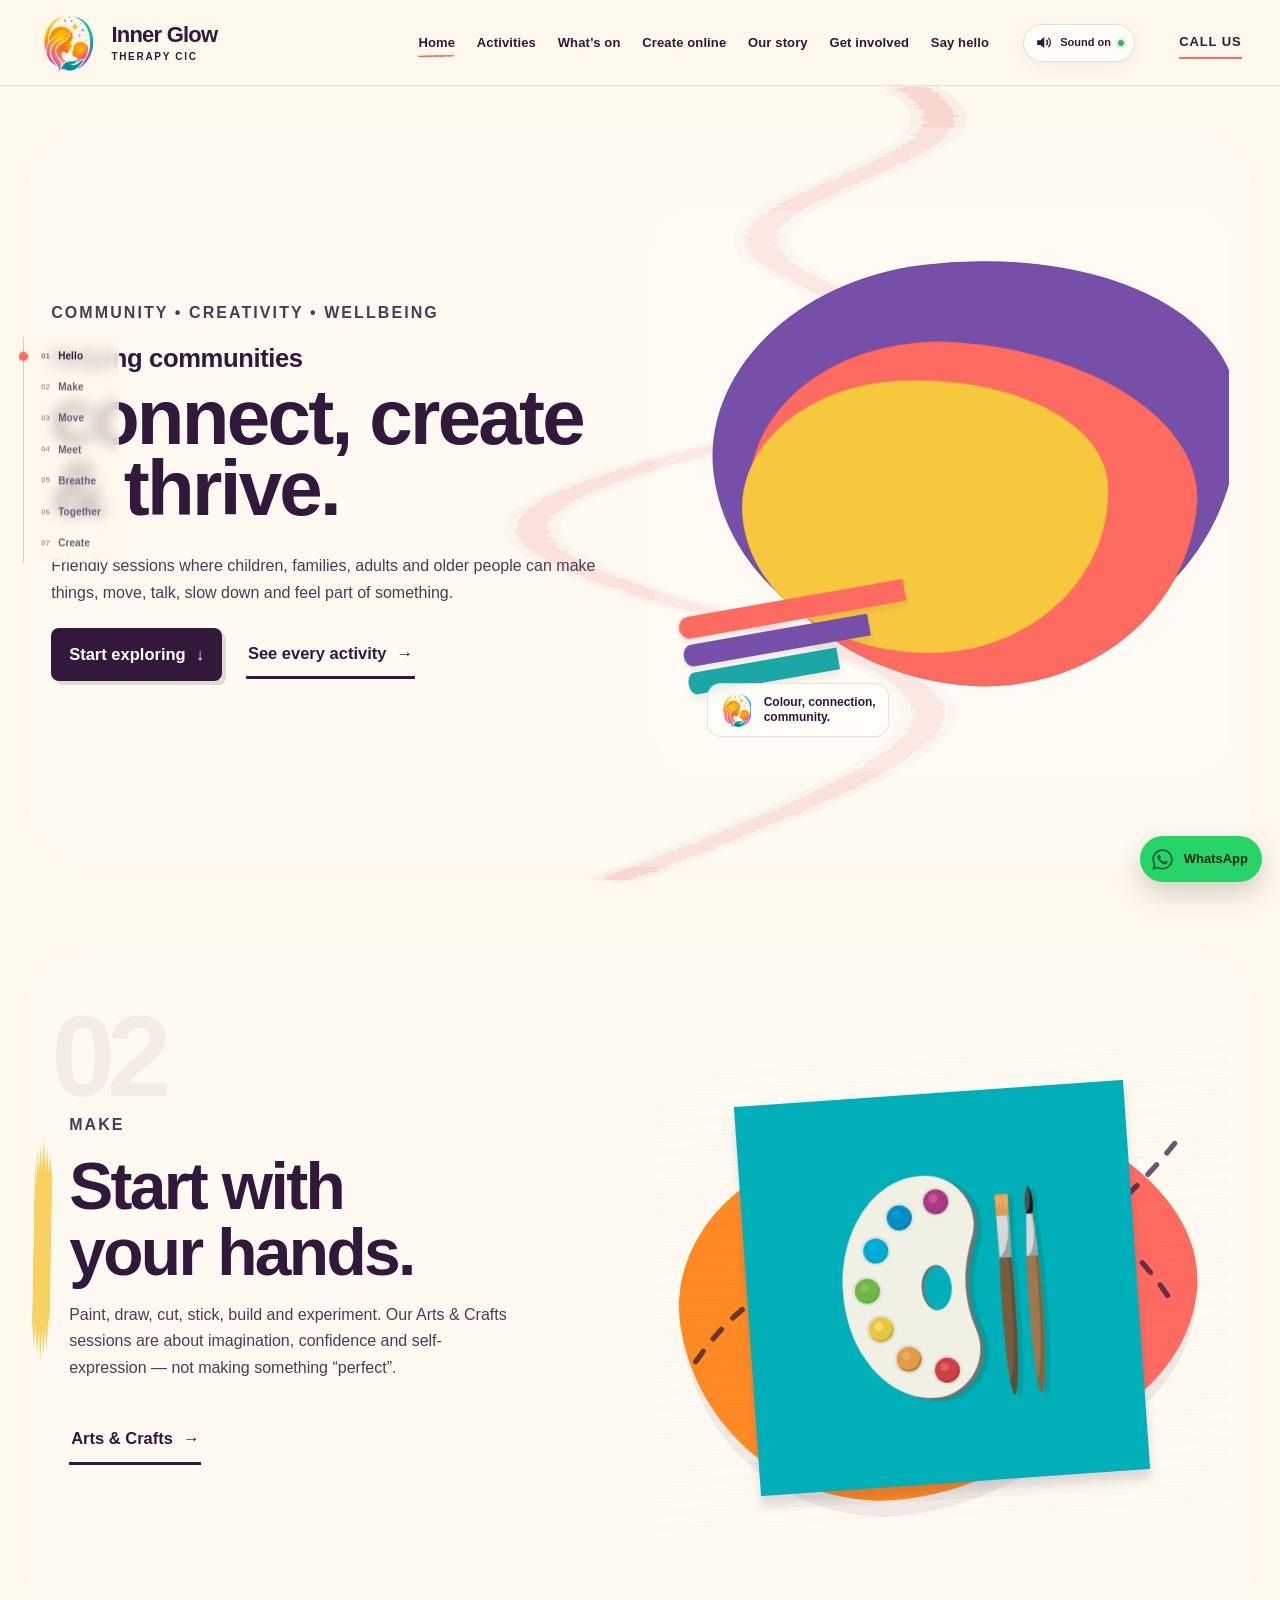
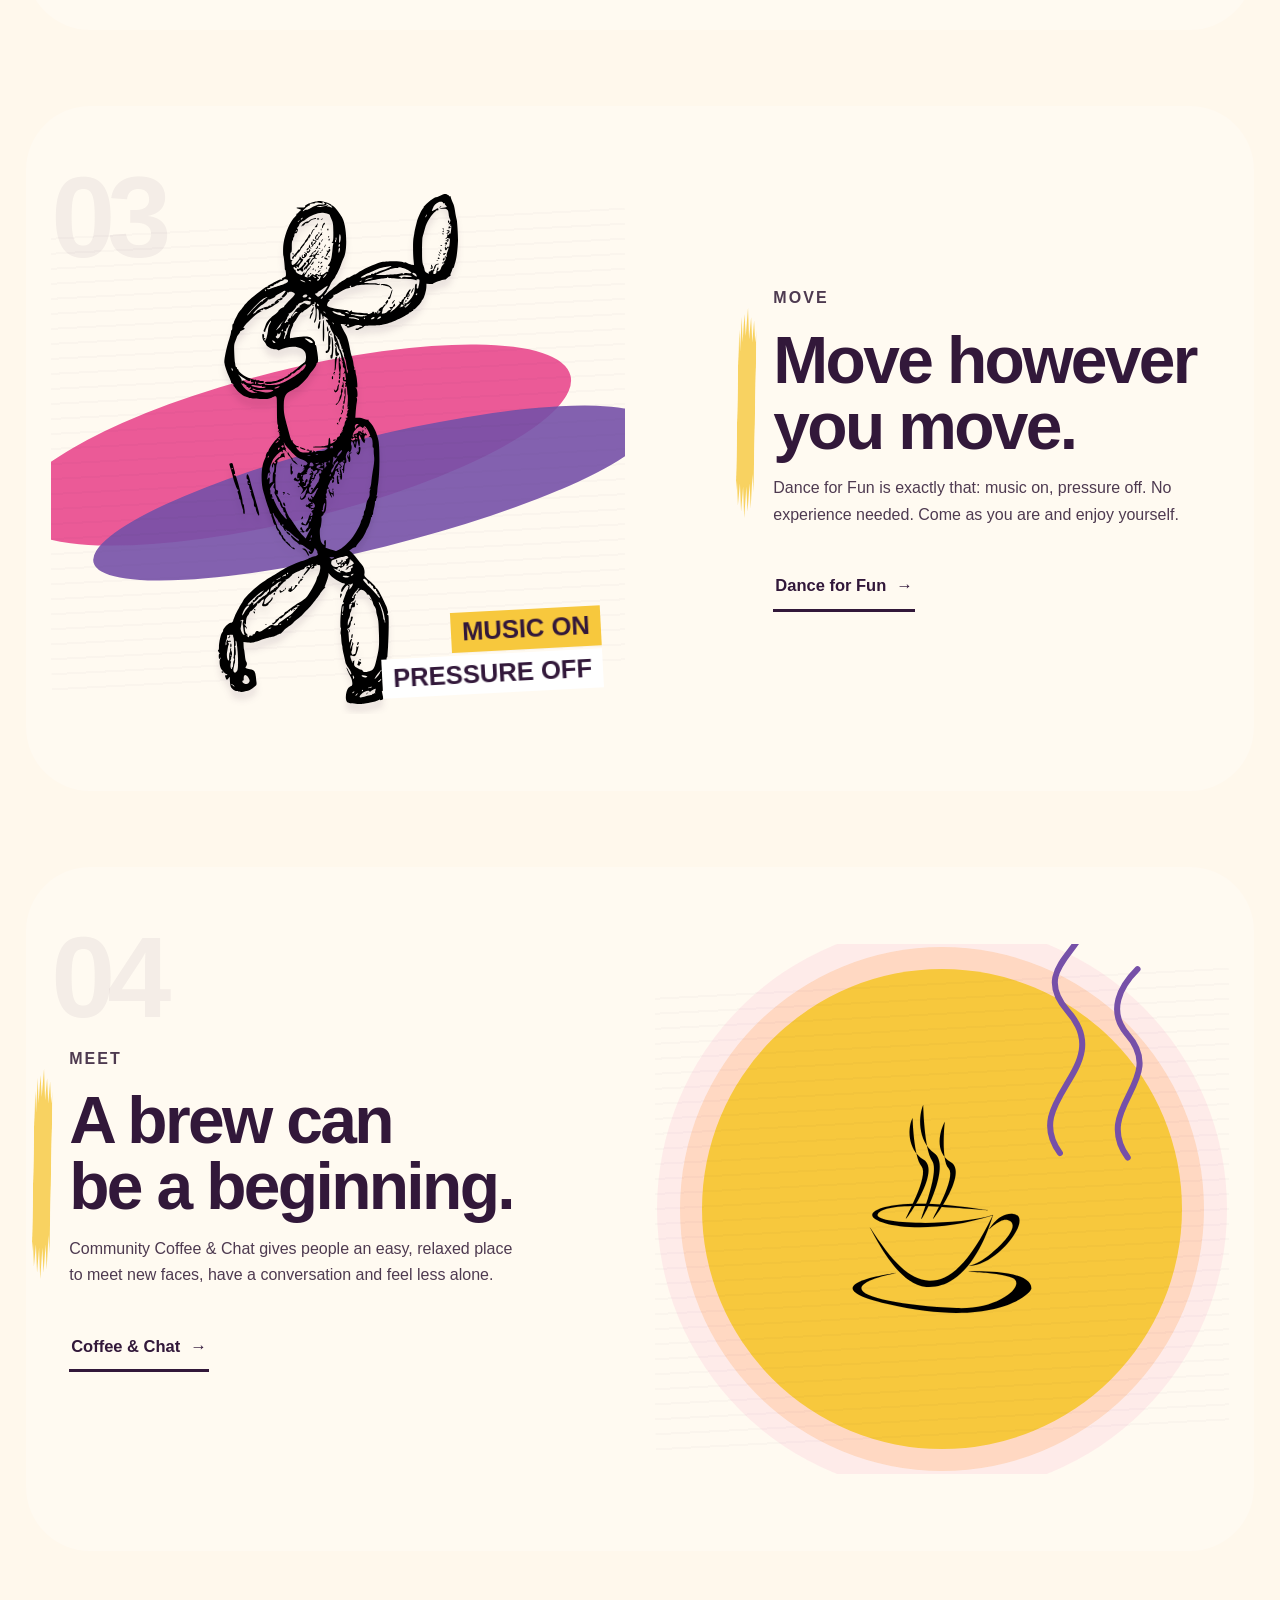
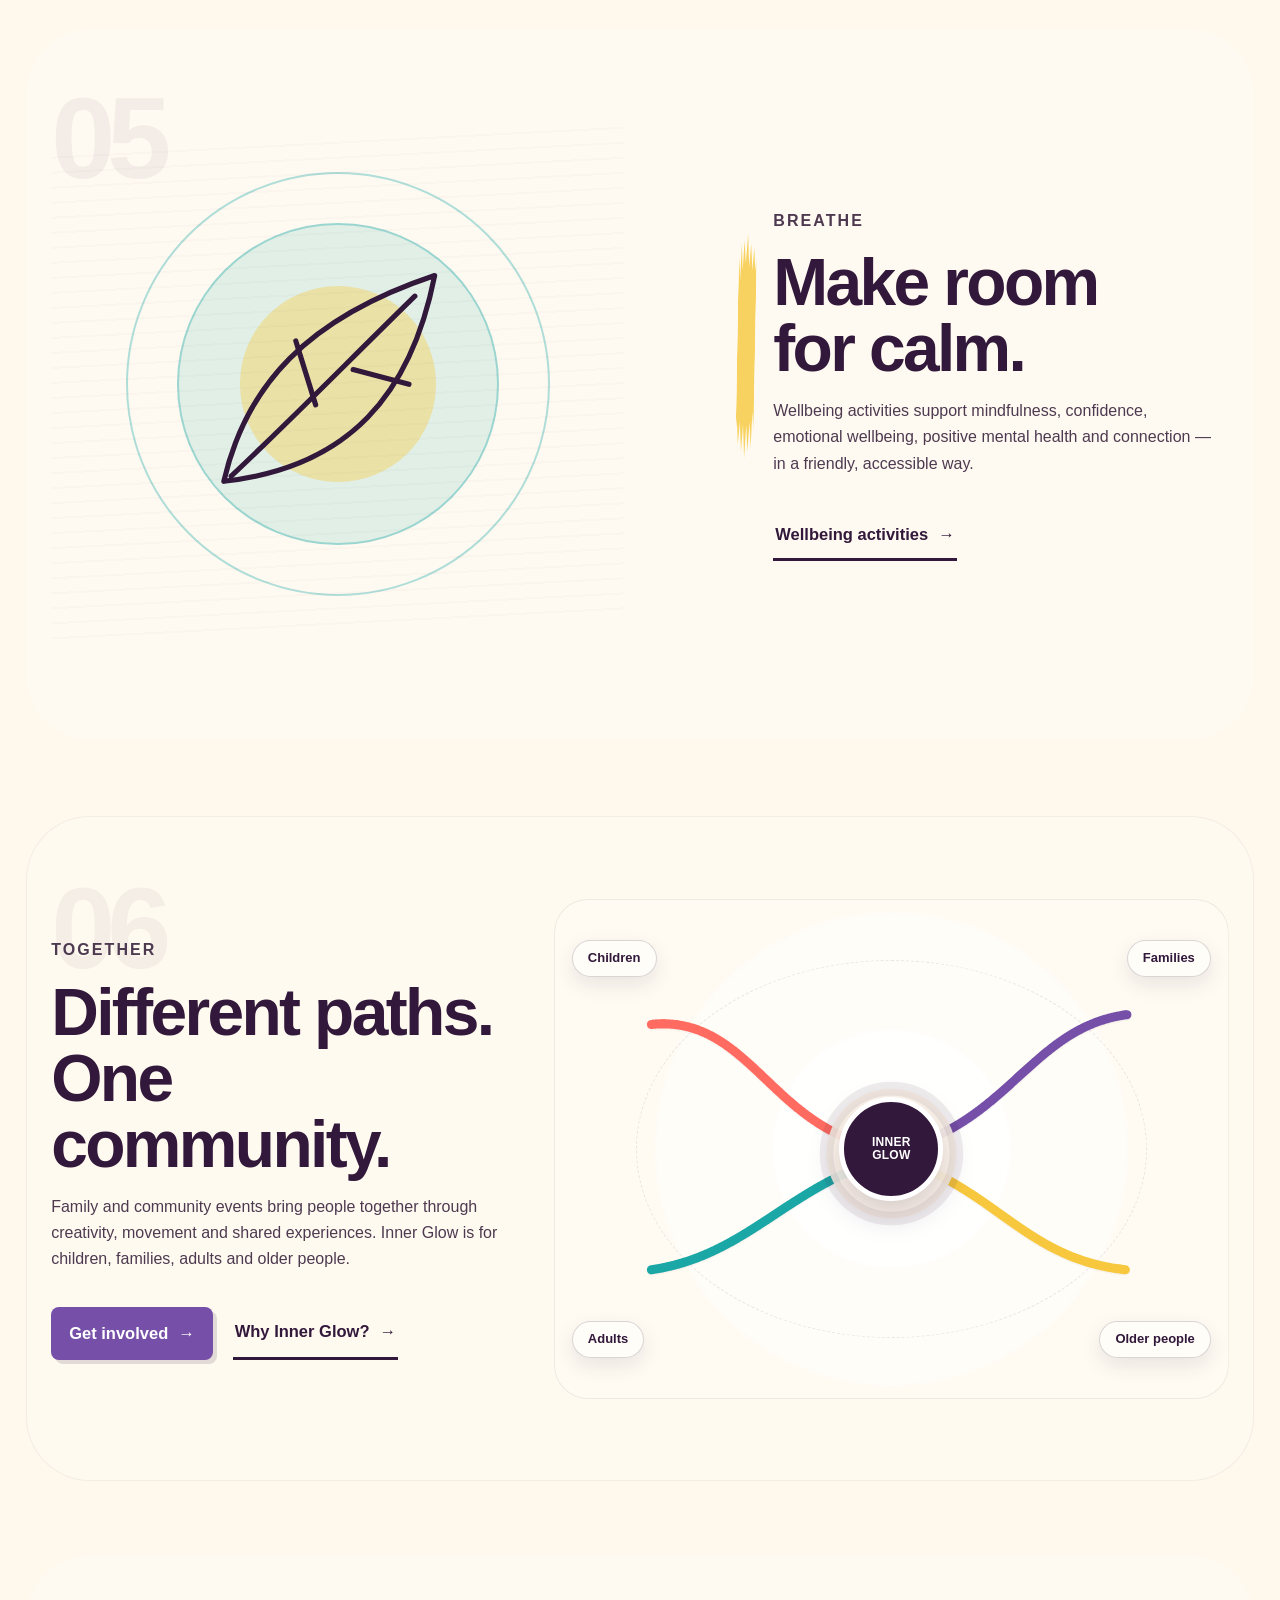
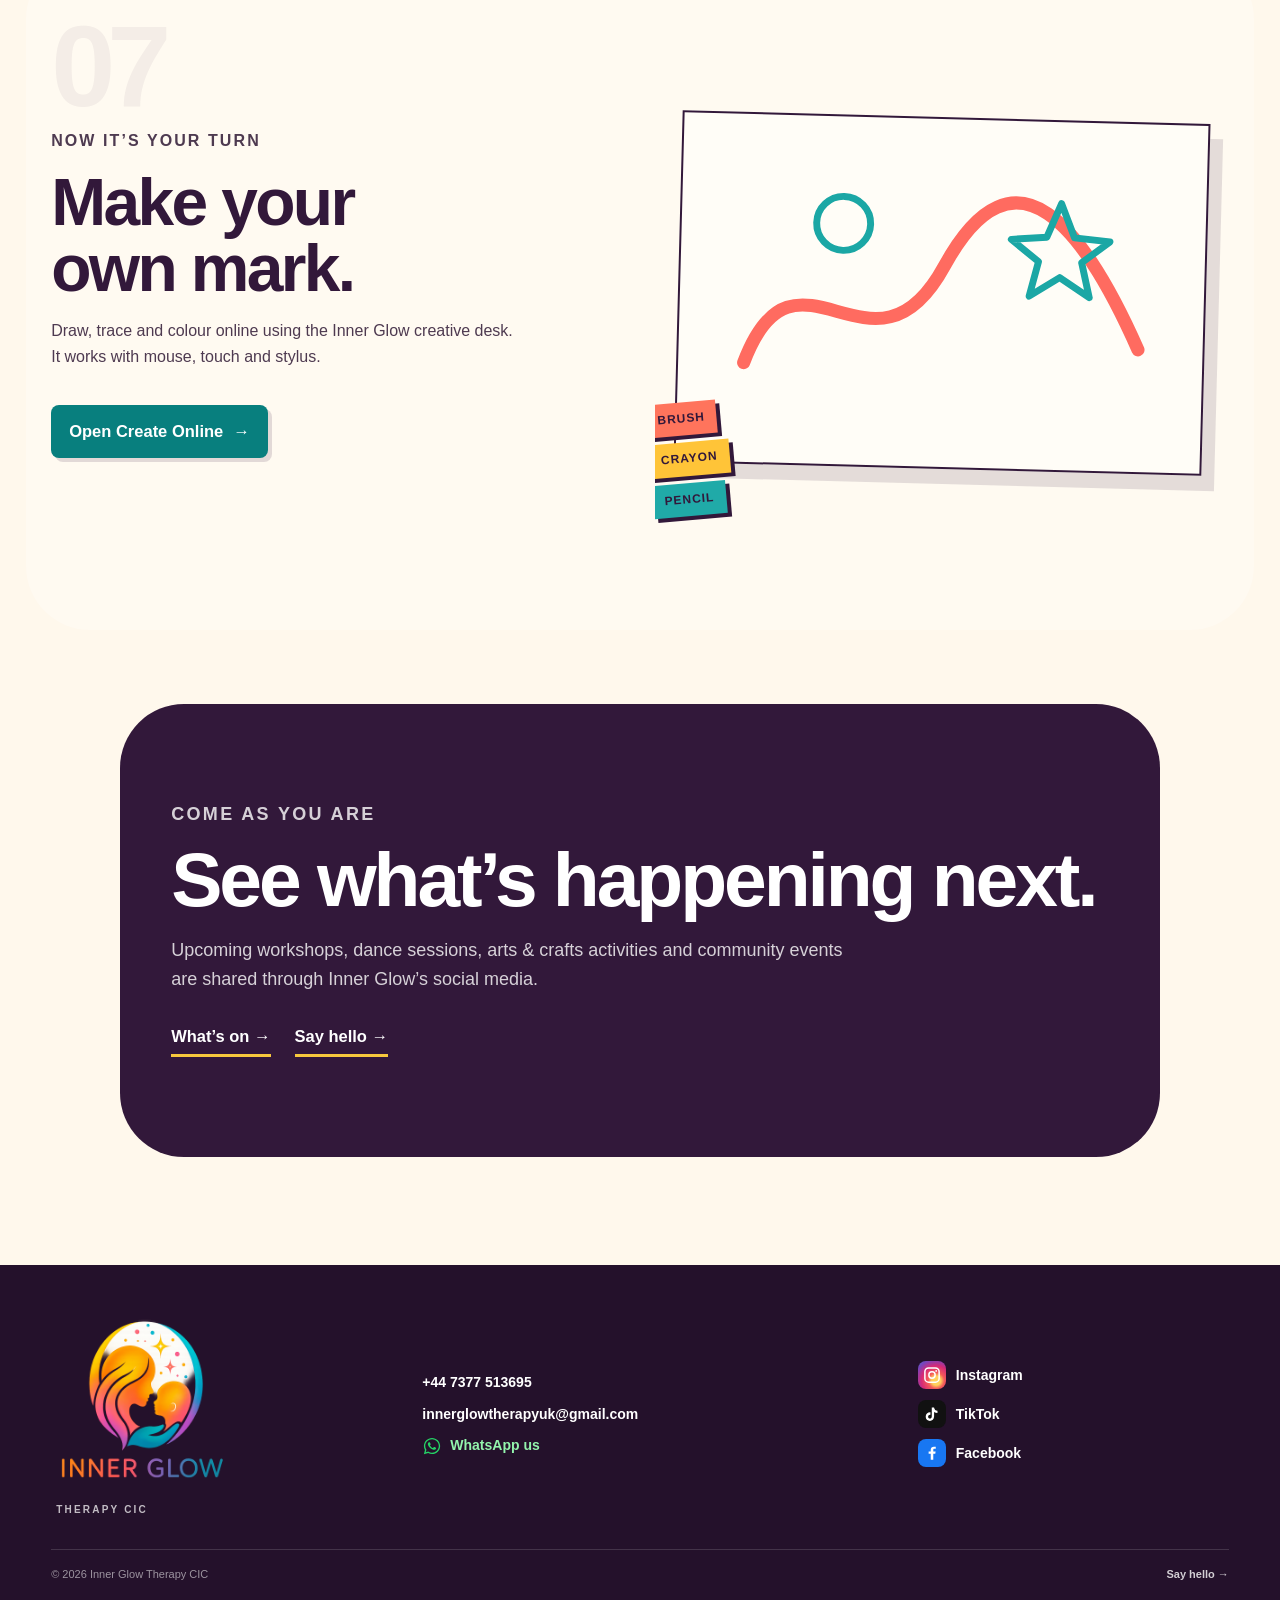
<file: index.html>
<!doctype html>
<html lang="en">
<head>
  <meta charset="utf-8">
  <meta name="viewport" content="width=device-width,initial-scale=1,viewport-fit=cover">
  <meta name="theme-color" content="#fff8ec">
  <meta name="description" content="Inner Glow Therapy CIC — creative, active and wellbeing-focused community activities for children, families, adults and older people.">
  <title>Inner Glow Therapy CIC | Connect, create & thrive</title>
  <link rel="stylesheet" href="styles.css">
  <script>(function(){try{var q=new URLSearchParams(location.search);if(sessionStorage.getItem('ig-build-wipe')==='1'||q.get('_ig')==='1')document.documentElement.classList.add('ig-incoming')}catch(e){if(location.search.indexOf('_ig=1')>-1)document.documentElement.classList.add('ig-incoming')}})();</script>
  <style>html.ig-incoming::before{content:"";position:fixed;inset:0;z-index:2147483647;background:#ff6b60;pointer-events:none}</style>
</head>
<body data-page="home" class="v8-home">
<a class="skip" href="#main">Skip to content</a>
<header class="site-header v8-header">
  <a class="brand v8-brand v13-brand" href="index.html" aria-label="Inner Glow Therapy CIC home"><img class="v13-brand-symbol" src="assets/inner-glow-symbol-clean.png" alt=""><span class="v13-brand-copy"><strong>Inner Glow</strong><small>Therapy CIC</small></span></a>
  <button class="menu-btn" type="button" aria-expanded="false" aria-controls="main-nav">Menu</button>
  <nav class="site-nav" id="main-nav" aria-label="Main navigation">
    <a href="index.html" aria-current="page">Home</a>
    <a href="activities.html">Activities</a>
    <a href="whats-on.html">What’s on</a>
    <a href="create-online.html">Create online</a>
    <a href="about.html">Our story</a>
    <a href="get-involved.html">Get involved</a>
    <a href="contact.html">Say hello</a>
  </nav>
  <a class="header-call" href="tel:+447377513695">Call us</a>
</header>

<nav class="story-jump" aria-label="Jump through this page">
  <a href="#hello" data-jump="hello"><span>01</span> Hello</a>
  <a href="#make" data-jump="make"><span>02</span> Make</a>
  <a href="#move" data-jump="move"><span>03</span> Move</a>
  <a href="#meet" data-jump="meet"><span>04</span> Meet</a>
  <a href="#breathe" data-jump="breathe"><span>05</span> Breathe</a>
  <a href="#together" data-jump="together"><span>06</span> Together</a>
  <a href="#create" data-jump="create"><span>07</span> Create</a>
</nav>

<div class="scroll-build" aria-hidden="true">
  <svg class="scroll-build-svg" viewBox="0 0 1000 5200" preserveAspectRatio="none">
    <defs>
      <filter id="softBrush" x="-20%" y="-20%" width="140%" height="140%">
        <feTurbulence type="fractalNoise" baseFrequency="0.015 0.08" numOctaves="2" seed="9" result="noise"/>
        <feDisplacementMap in="SourceGraphic" in2="noise" scale="14" xChannelSelector="R" yChannelSelector="G"/>
      </filter>
    </defs>
    <path id="build-path-shadow" d="M760 70 C880 520 520 760 640 1210 S870 1850 590 2310 S350 2990 610 3460 S820 4210 480 5060"/>
    <path id="build-path" d="M760 70 C880 520 520 760 640 1210 S870 1850 590 2310 S350 2990 610 3460 S820 4210 480 5060" pathLength="1" filter="url(#softBrush)"/>
  </svg>
</div>

<main id="main" class="story-main">
  <section class="story-panel hero-v8" id="hello" data-story="hello">
    <div class="hero-v8-copy" data-build="text">
      <p class="eyebrow">COMMUNITY • CREATIVITY • WELLBEING</p>
      <h1><span>Helping communities</span><strong>connect, create<br>&amp; thrive.</strong></h1>
      <p class="hero-summary">Friendly sessions where children, families, adults and older people can make things, move, talk, slow down and feel part of something.</p>
      <div class="hero-v8-actions">
        <a class="v8-link solid" href="#make">Start exploring <span>↓</span></a>
        <a class="v8-link" href="activities.html">See every activity <span>→</span></a>
      </div>
    </div>
    <div class="hero-v8-art" data-build="art">
      <div class="paint-world paint-world-a"></div>
      <div class="paint-world paint-world-b"></div>
      <div class="paint-world paint-world-c"></div>
      <div class="hero-paint-origin" aria-hidden="true"><span></span><span></span><span></span></div>
      <div class="hero-brand-stamp"><img src="assets/inner-glow-icon.png" alt=""><span>Colour, connection,<br>community.</span></div>
    </div>
  </section>

  <section class="story-panel story-activity make-panel" id="make" data-story="make">
    <div class="story-number">02</div>
    <div class="activity-copy" data-build="text">
      <p class="eyebrow coral-ink">MAKE</p>
      <h2>Start with<br>your hands.</h2>
      <p>Paint, draw, cut, stick, build and experiment. Our Arts &amp; Crafts sessions are about imagination, confidence and self-expression — not making something “perfect”.</p>
      <a class="v8-link" href="activities.html#arts-crafts">Arts &amp; Crafts <span>→</span></a>
    </div>
    <figure class="activity-visual craft-visual" data-build="art">
      <div class="paper-layer p1"></div><div class="paper-layer p2"></div><div class="paper-layer p3"></div>
      <img class="pd-asset palette-asset" src="assets/pd-palette.svg" alt="Public-domain illustration of brushes and a paint palette">
      <svg class="gesture-lines" viewBox="0 0 520 360" aria-hidden="true"><path d="M28 280 C160 90 280 320 480 74"/><path d="M88 45 C165 172 340 20 475 220"/></svg>
    </figure>
  </section>

  <section class="story-panel story-activity move-panel" id="move" data-story="move">
    <div class="story-number">03</div>
    <figure class="activity-visual dance-visual" data-build="art">
      <div class="ribbon r1"></div><div class="ribbon r2"></div>
      <img class="pd-asset dancer-asset" src="assets/pd-dancing-sketch.svg" alt="Public-domain sketch of a dancing figure">
      <div class="sound-words"><span>MUSIC ON</span><span>PRESSURE OFF</span></div>
    </figure>
    <div class="activity-copy" data-build="text">
      <p class="eyebrow pink-ink">MOVE</p>
      <h2>Move however<br>you move.</h2>
      <p>Dance for Fun is exactly that: music on, pressure off. No experience needed. Come as you are and enjoy yourself.</p>
      <a class="v8-link" href="activities.html#dance">Dance for Fun <span>→</span></a>
    </div>
  </section>

  <section class="story-panel story-activity meet-panel" id="meet" data-story="meet">
    <div class="story-number">04</div>
    <div class="activity-copy" data-build="text">
      <p class="eyebrow orange-ink">MEET</p>
      <h2>A brew can<br>be a beginning.</h2>
      <p>Community Coffee &amp; Chat gives people an easy, relaxed place to meet new faces, have a conversation and feel less alone.</p>
      <a class="v8-link" href="activities.html#coffee-chat">Coffee &amp; Chat <span>→</span></a>
    </div>
    <figure class="activity-visual coffee-visual" data-build="art">
      <div class="coffee-sun"></div>
      <img class="pd-asset coffee-asset" src="assets/pd-coffee.svg" alt="Public-domain line illustration of a steaming coffee cup">
      <svg class="steam-doodle" viewBox="0 0 320 420" aria-hidden="true"><path d="M118 312 C65 240 195 198 128 123 C89 78 128 54 144 26"/><path d="M208 318 C160 251 262 216 207 154 C181 123 198 91 221 68"/></svg>
    </figure>
  </section>

  <section class="story-panel story-activity breathe-panel" id="breathe" data-story="breathe">
    <div class="story-number">05</div>
    <figure class="activity-visual breathe-visual" data-build="art">
      <div class="breath-ring br1"></div><div class="breath-ring br2"></div><div class="breath-ring br3"></div>
      <svg class="leaf-line" viewBox="0 0 500 420" aria-hidden="true"><path d="M95 342 C125 212 208 120 382 62 C350 223 266 323 95 342Z"/><path d="M105 335 C188 257 258 185 355 90"/><path d="M220 238 L193 151 M271 190 L347 210"/></svg>
    </figure>
    <div class="activity-copy" data-build="text">
      <p class="eyebrow teal-ink">BREATHE</p>
      <h2>Make room<br>for calm.</h2>
      <p>Wellbeing activities support mindfulness, confidence, emotional wellbeing, positive mental health and connection — in a friendly, accessible way.</p>
      <a class="v8-link" href="activities.html#wellbeing">Wellbeing activities <span>→</span></a>
    </div>
  </section>

  <section class="story-panel together-panel" id="together" data-story="together">
    <div class="story-number">06</div>
    <div class="together-copy" data-build="text">
      <p class="eyebrow purple-ink">TOGETHER</p>
      <h2>Different paths.<br>One community.</h2>
      <p>Family and community events bring people together through creativity, movement and shared experiences. Inner Glow is for children, families, adults and older people.</p>
      <div class="together-actions"><a class="v8-link solid purple" href="get-involved.html">Get involved <span>→</span></a><a class="v8-link" href="about.html">Why Inner Glow? <span>→</span></a></div>
    </div>
    <div class="connection-diagram" data-build="art" aria-label="Diagram showing different community groups connecting">
      <svg viewBox="0 0 820 520" role="img" aria-hidden="true">
        <path class="connection-path c1" d="M92 95 C220 82 250 230 390 257"/><path class="connection-path c2" d="M722 82 C600 98 566 220 430 257"/><path class="connection-path c3" d="M92 420 C214 402 270 315 390 276"/><path class="connection-path c4" d="M720 420 C592 406 552 320 430 276"/>
        <circle class="hub-glow" cx="410" cy="266" r="86"/>
      </svg>
      <div class="node n1">Children</div><div class="node n2">Families</div><div class="node n3">Adults</div><div class="node n4">Older people</div><div class="node centre">INNER<br>GLOW</div>
    </div>
  </section>

  <section class="story-panel create-panel" id="create" data-story="create">
    <div class="story-number">07</div>
    <div class="create-copy" data-build="text">
      <p class="eyebrow">NOW IT’S YOUR TURN</p>
      <h2>Make your<br>own mark.</h2>
      <p>Draw, trace and colour online using the Inner Glow creative desk. It works with mouse, touch and stylus.</p>
      <a class="v8-link solid teal" href="create-online.html">Open Create Online <span>→</span></a>
    </div>
    <div class="create-preview" data-build="art">
      <div class="fake-canvas">
        <svg viewBox="0 0 680 430" aria-hidden="true"><path class="preview-draw" d="M85 312 C148 130 254 352 342 180 S523 128 596 282"/><circle cx="210" cy="128" r="35"/><path d="M492 95 l18 44 46 4-36 28 11 45-39-25-39 25 11-45-36-28 46-4Z"/></svg>
      </div>
      <div class="tool-stack"><span style="--c:#ff745c">BRUSH</span><span style="--c:#ffc438">CRAYON</span><span style="--c:#20aaa8">PENCIL</span></div>
    </div>
  </section>

  <section class="closing-panel" data-build="text">
    <p class="eyebrow">COME AS YOU ARE</p>
    <h2>See what’s happening next.</h2>
    <p>Upcoming workshops, dance sessions, arts &amp; crafts activities and community events are shared through Inner Glow’s social media.</p>
    <div class="closing-links"><a href="whats-on.html">What’s on →</a><a href="contact.html">Say hello →</a></div>
  </section>
</main>

<footer class="site-footer v11-footer"><div class="footer-inner"><div class="footer-main"><div class="footer-brand footer-brand-real"><img src="assets/inner-glow-lockup-clean.png" alt="Inner Glow"><span class="footer-brand-sub">THERAPY CIC</span></div><div class="footer-contact"><a href="tel:+447377513695">+44 7377 513695</a><a href="mailto:innerglowtherapyuk@gmail.com">innerglowtherapyuk@gmail.com</a><a class="footer-whatsapp" href="https://wa.me/447377513695" target="_blank" rel="noopener"><span class="footer-wa-icon"><svg viewBox="0 0 32 32" aria-hidden="true"><path fill="currentColor" d="M16.03 3C8.85 3 3.03 8.78 3.03 15.91c0 2.28.6 4.5 1.73 6.45L3 29l6.82-1.77a13.04 13.04 0 0 0 6.2 1.57h.01c7.17 0 13-5.79 13-12.9C29.03 8.78 23.2 3 16.03 3Zm0 23.62h-.01a10.85 10.85 0 0 1-5.52-1.5l-.4-.24-4.05 1.05 1.08-3.93-.26-.4a10.67 10.67 0 0 1-1.67-5.7c0-5.94 4.86-10.73 10.84-10.73s10.84 4.8 10.84 10.73-4.87 10.72-10.85 10.72Zm5.94-8.04c-.33-.16-1.93-.95-2.23-1.06-.3-.1-.52-.16-.74.16-.22.33-.85 1.06-1.04 1.27-.19.22-.38.24-.7.08-.33-.16-1.38-.5-2.63-1.6-.97-.86-1.63-1.93-1.82-2.25-.19-.33-.02-.5.14-.66.15-.14.33-.38.49-.57.16-.19.22-.33.33-.54.1-.22.05-.41-.03-.57-.08-.16-.74-1.77-1.01-2.42-.27-.64-.54-.55-.74-.56h-.63c-.22 0-.57.08-.87.41-.3.33-1.14 1.11-1.14 2.72s1.17 3.16 1.33 3.38c.16.22 2.3 3.5 5.57 4.91.78.33 1.39.53 1.86.68.78.25 1.49.21 2.05.13.63-.09 1.93-.78 2.2-1.54.27-.76.27-1.41.19-1.54-.08-.14-.3-.22-.63-.38Z"/></svg></span><span>WhatsApp us</span></a></div><div class="footer-social"><a class="social-link social-instagram" href="https://www.instagram.com/innerglowtherapyuk?utm_source=qr&amp;igsh=cDhlcTVmOWV3dHRn" target="_blank" rel="noopener"><svg class="social-icon" viewBox="0 0 24 24" aria-hidden="true"><rect x="2.5" y="2.5" width="19" height="19" rx="5" fill="none" stroke="currentColor" stroke-width="2"/><circle cx="12" cy="12" r="4.2" fill="none" stroke="currentColor" stroke-width="2"/><circle cx="17.6" cy="6.5" r="1.2" fill="currentColor"/></svg><span>Instagram</span></a><a class="social-link social-tiktok" href="https://www.tiktok.com/@innerglowtherapyuk?_r=1&amp;_t=ZN-98gktzrJQJy" target="_blank" rel="noopener"><svg class="social-icon" viewBox="0 0 24 24" aria-hidden="true"><path fill="currentColor" d="M14.7 3.2c.5 2.7 2 4.3 4.6 4.5v3.1c-1.7-.1-3.2-.6-4.5-1.5v5.7c0 4.1-2.7 6.2-5.6 6.2-3.2 0-5.6-2.5-5.6-5.6 0-3.5 2.7-6 6.3-5.8v3.2c-1.8-.1-3.1.9-3.1 2.6 0 1.4 1 2.5 2.4 2.5 1.6 0 2.5-1.1 2.5-3.2V3.2h3Z"/></svg><span>TikTok</span></a><a class="social-link social-facebook" href="https://www.facebook.com/share/19WSZBAquq/" target="_blank" rel="noopener"><svg class="social-icon" viewBox="0 0 24 24" aria-hidden="true"><path fill="currentColor" d="M13.7 21v-8h2.7l.4-3.1h-3.1V7.9c0-.9.3-1.5 1.6-1.5H17V3.6c-.3 0-1.3-.1-2.5-.1-2.5 0-4.2 1.5-4.2 4.3v2.1H7.5V13h2.8v8h3.4Z"/></svg><span>Facebook</span></a></div></div><div class="footer-bottom"><span>© <span data-year></span> Inner Glow Therapy CIC</span><a href="contact.html">Say hello →</a></div></div></footer>
<a class="whatsapp-float v13-wa" href="https://wa.me/447377513695" target="_blank" rel="noopener" aria-label="Chat to Inner Glow Therapy CIC on WhatsApp"><svg class="wa-logo" viewBox="0 0 32 32" aria-hidden="true"><path fill="currentColor" d="M16.03 3C8.85 3 3.03 8.78 3.03 15.91c0 2.28.6 4.5 1.73 6.45L3 29l6.82-1.77a13.04 13.04 0 0 0 6.2 1.57h.01c7.17 0 13-5.79 13-12.9C29.03 8.78 23.2 3 16.03 3Zm0 23.62h-.01a10.85 10.85 0 0 1-5.52-1.5l-.4-.24-4.05 1.05 1.08-3.93-.26-.4a10.67 10.67 0 0 1-1.67-5.7c0-5.94 4.86-10.73 10.84-10.73s10.84 4.8 10.84 10.73-4.87 10.72-10.85 10.72Zm5.94-8.04c-.33-.16-1.93-.95-2.23-1.06-.3-.1-.52-.16-.74.16-.22.33-.85 1.06-1.04 1.27-.19.22-.38.24-.7.08-.33-.16-1.38-.5-2.63-1.6-.97-.86-1.63-1.93-1.82-2.25-.19-.33-.02-.5.14-.66.15-.14.33-.38.49-.57.16-.19.22-.33.33-.54.1-.22.05-.41-.03-.57-.08-.16-.74-1.77-1.01-2.42-.27-.64-.54-.55-.74-.56h-.63c-.22 0-.57.08-.87.41-.3.33-1.14 1.11-1.14 2.72s1.17 3.16 1.33 3.38c.16.22 2.3 3.5 5.57 4.91.78.33 1.39.53 1.86.68.78.25 1.49.21 2.05.13.63-.09 1.93-.78 2.2-1.54.27-.76.27-1.41.19-1.54-.08-.14-.3-.22-.63-.38Z"/></svg><span class="wa-label">WhatsApp</span></a><script src="script.js"></script>
</body>
</html>
</file>
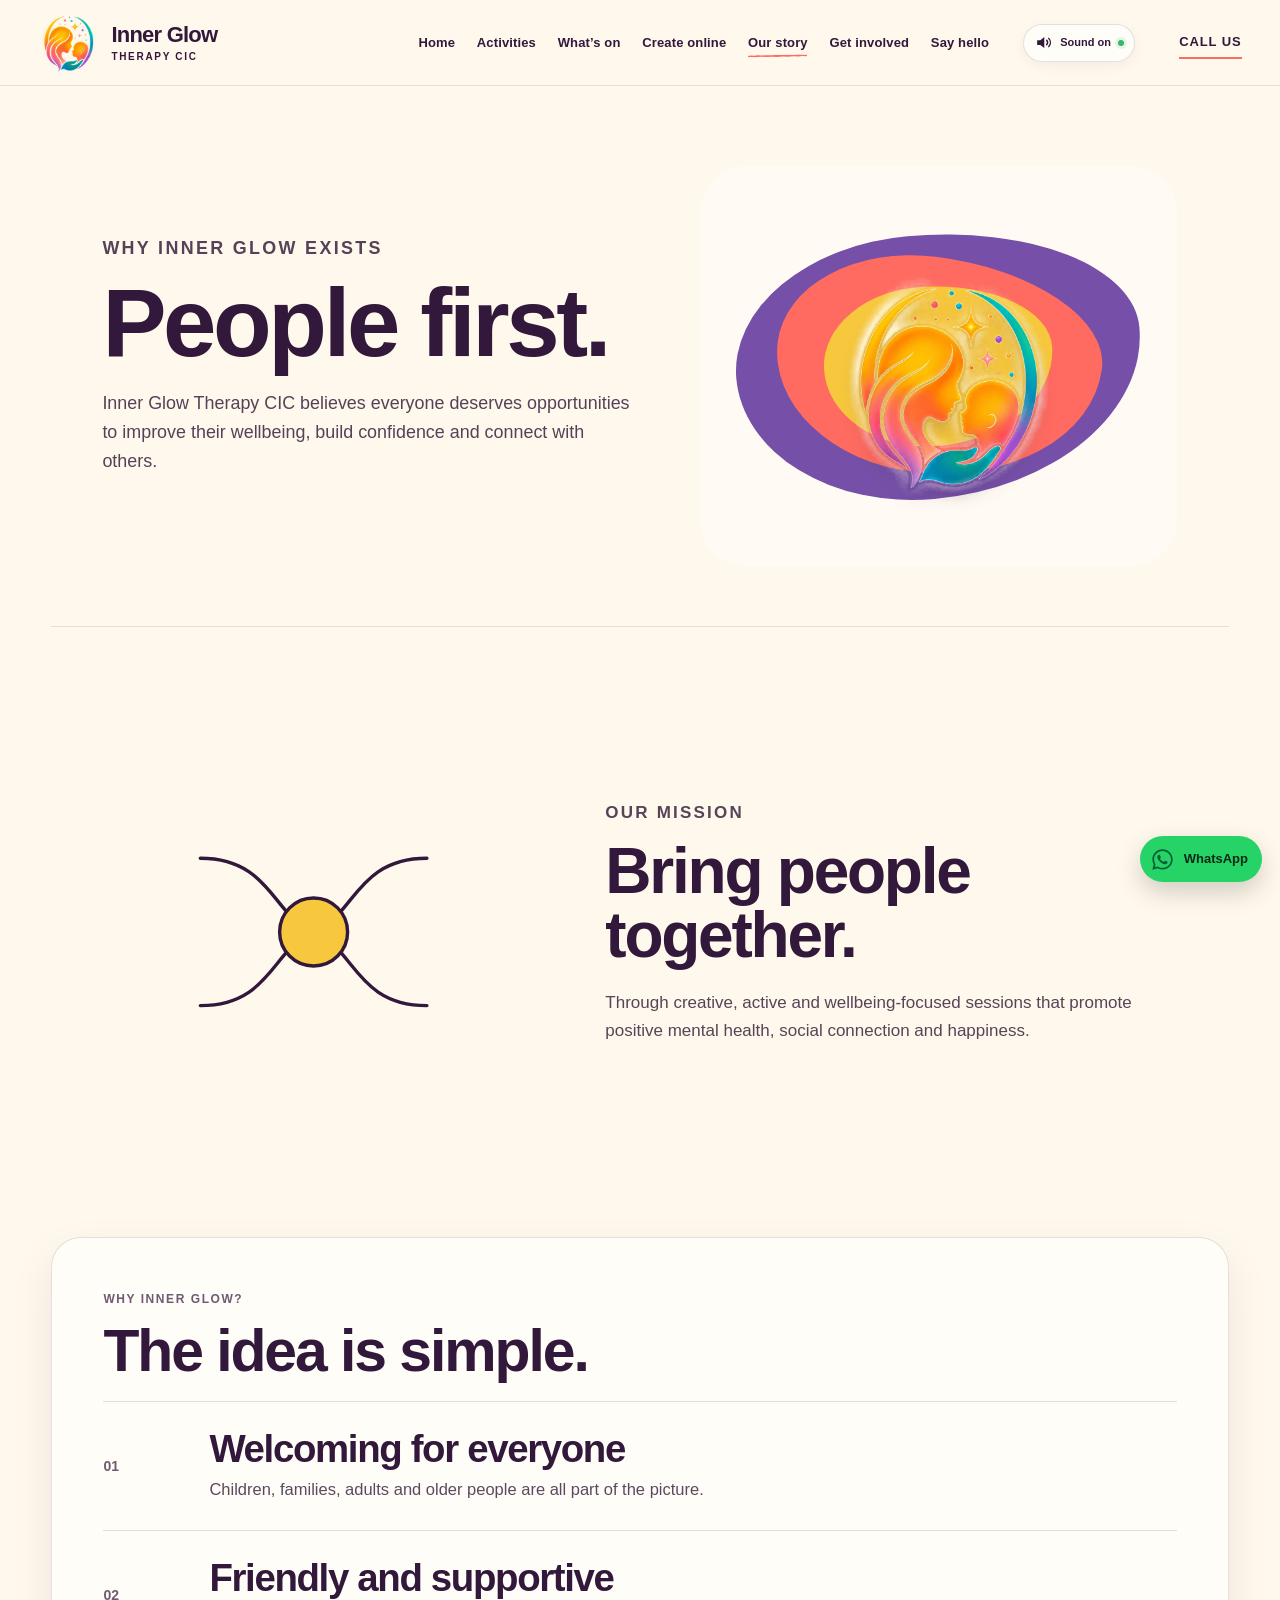
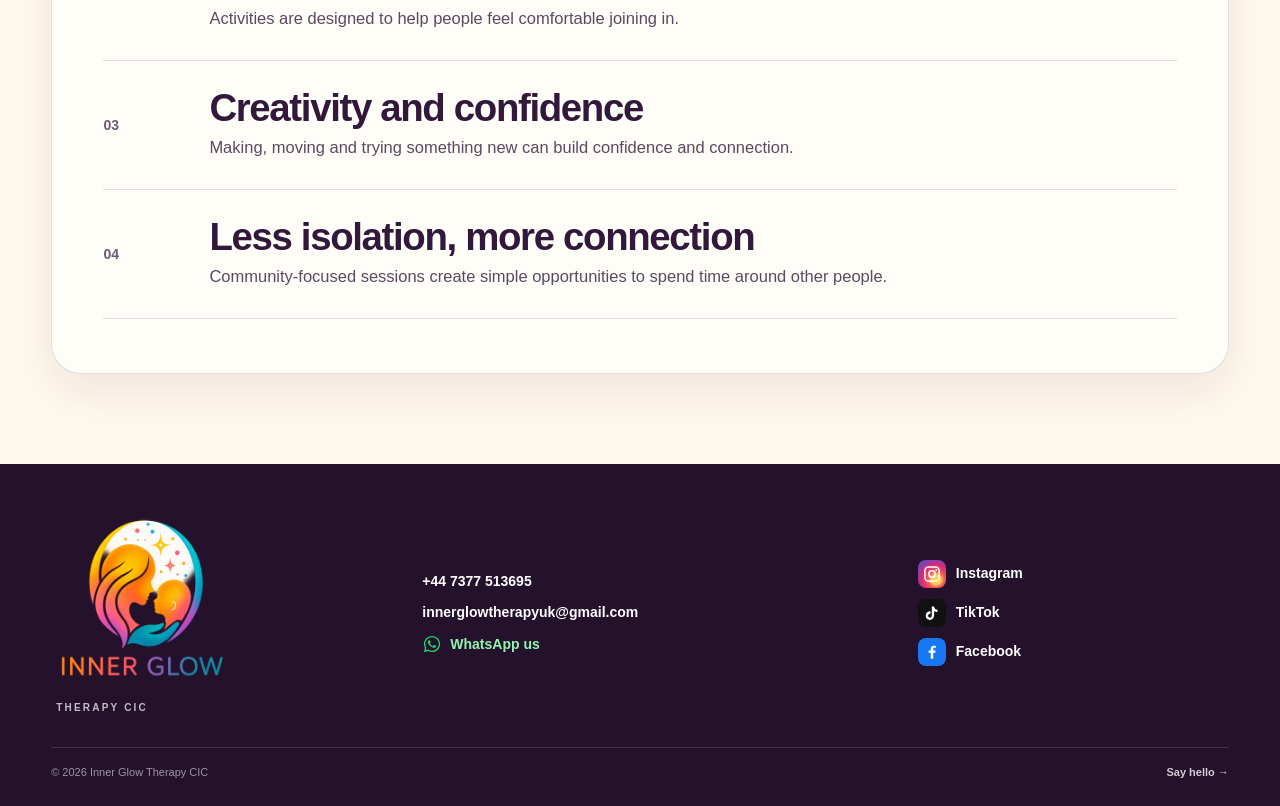
<file: about.html>
<!doctype html><html lang="en"><head><meta charset="utf-8"><meta name="viewport" content="width=device-width,initial-scale=1,viewport-fit=cover"><meta name="theme-color" content="#fff8ec"><meta name="description" content="Learn why Inner Glow Therapy CIC exists and what guides its community work."><title>Our story | Inner Glow Therapy CIC</title><link rel="stylesheet" href="styles.css"><script>(function(){try{var q=new URLSearchParams(location.search);if(sessionStorage.getItem('ig-build-wipe')==='1'||q.get('_ig')==='1')document.documentElement.classList.add('ig-incoming')}catch(e){if(location.search.indexOf('_ig=1')>-1)document.documentElement.classList.add('ig-incoming')}})();</script><style>html.ig-incoming::before{content:"";position:fixed;inset:0;z-index:2147483647;background:#ff6b60;pointer-events:none}</style></head><body data-page="about"><a class="skip" href="#main">Skip to content</a><header class="site-header v8-header"><a class="brand v8-brand v13-brand" href="index.html" aria-label="Inner Glow Therapy CIC home"><img class="v13-brand-symbol" src="assets/inner-glow-symbol-clean.png" alt=""><span class="v13-brand-copy"><strong>Inner Glow</strong><small>Therapy CIC</small></span></a><button class="menu-btn" type="button" aria-expanded="false" aria-controls="main-nav">Menu</button><nav class="site-nav" id="main-nav" aria-label="Main navigation"><a href="index.html">Home</a><a href="activities.html">Activities</a><a href="whats-on.html">What’s on</a><a href="create-online.html">Create online</a><a href="about.html" aria-current="page">Our story</a><a href="get-involved.html">Get involved</a><a href="contact.html">Say hello</a></nav><a class="header-call" href="tel:+447377513695">Call us</a></header><main id="main" class="sub-main"><section class="sub-hero"><div class="sub-hero-copy" data-build="text"><p class="eyebrow">WHY INNER GLOW EXISTS</p><h1>People first.</h1><p>Inner Glow Therapy CIC believes everyone deserves opportunities to improve their wellbeing, build confidence and connect with others.</p></div><div class="sub-hero-art" data-build="art"><span class="art-layer a"></span><span class="art-layer b"></span><span class="art-layer c"></span><img src="assets/inner-glow-symbol-trim.png" alt="Inner Glow Therapy symbol"></div></section><section class="content-section"><div class="content-copy" data-build="text"><p class="eyebrow">OUR MISSION</p><h2>Bring people together.</h2><p>Through creative, active and wellbeing-focused sessions that promote positive mental health, social connection and happiness.</p></div><div class="content-art" data-build="art"><svg viewBox="0 0 560 420" aria-hidden="true"><path d="M80 80 C200 80 208 175 270 205 M480 80 C360 80 352 175 290 205 M80 340 C200 340 208 245 270 215 M480 340 C360 340 352 245 290 215"/><circle cx="280" cy="210" r="60" fill="#f7c83d" stroke="#32183a" stroke-width="6"/></svg></div></section><section class="clean-board" data-build="text"><p class="eyebrow">WHY INNER GLOW?</p><h2>The idea is simple.</h2><div class="path-list"><div class="path-item"><span class="num">01</span><div><h2>Welcoming for everyone</h2><p>Children, families, adults and older people are all part of the picture.</p></div></div><div class="path-item"><span class="num">02</span><div><h2>Friendly and supportive</h2><p>Activities are designed to help people feel comfortable joining in.</p></div></div><div class="path-item"><span class="num">03</span><div><h2>Creativity and confidence</h2><p>Making, moving and trying something new can build confidence and connection.</p></div></div><div class="path-item"><span class="num">04</span><div><h2>Less isolation, more connection</h2><p>Community-focused sessions create simple opportunities to spend time around other people.</p></div></div></div></section></main><footer class="site-footer v11-footer"><div class="footer-inner"><div class="footer-main"><div class="footer-brand footer-brand-real"><img src="assets/inner-glow-lockup-clean.png" alt="Inner Glow"><span class="footer-brand-sub">THERAPY CIC</span></div><div class="footer-contact"><a href="tel:+447377513695">+44 7377 513695</a><a href="mailto:innerglowtherapyuk@gmail.com">innerglowtherapyuk@gmail.com</a><a class="footer-whatsapp" href="https://wa.me/447377513695" target="_blank" rel="noopener"><span class="footer-wa-icon"><svg viewBox="0 0 32 32" aria-hidden="true"><path fill="currentColor" d="M16.03 3C8.85 3 3.03 8.78 3.03 15.91c0 2.28.6 4.5 1.73 6.45L3 29l6.82-1.77a13.04 13.04 0 0 0 6.2 1.57h.01c7.17 0 13-5.79 13-12.9C29.03 8.78 23.2 3 16.03 3Zm0 23.62h-.01a10.85 10.85 0 0 1-5.52-1.5l-.4-.24-4.05 1.05 1.08-3.93-.26-.4a10.67 10.67 0 0 1-1.67-5.7c0-5.94 4.86-10.73 10.84-10.73s10.84 4.8 10.84 10.73-4.87 10.72-10.85 10.72Zm5.94-8.04c-.33-.16-1.93-.95-2.23-1.06-.3-.1-.52-.16-.74.16-.22.33-.85 1.06-1.04 1.27-.19.22-.38.24-.7.08-.33-.16-1.38-.5-2.63-1.6-.97-.86-1.63-1.93-1.82-2.25-.19-.33-.02-.5.14-.66.15-.14.33-.38.49-.57.16-.19.22-.33.33-.54.1-.22.05-.41-.03-.57-.08-.16-.74-1.77-1.01-2.42-.27-.64-.54-.55-.74-.56h-.63c-.22 0-.57.08-.87.41-.3.33-1.14 1.11-1.14 2.72s1.17 3.16 1.33 3.38c.16.22 2.3 3.5 5.57 4.91.78.33 1.39.53 1.86.68.78.25 1.49.21 2.05.13.63-.09 1.93-.78 2.2-1.54.27-.76.27-1.41.19-1.54-.08-.14-.3-.22-.63-.38Z"/></svg></span><span>WhatsApp us</span></a></div><div class="footer-social"><a class="social-link social-instagram" href="https://www.instagram.com/innerglowtherapyuk?utm_source=qr&amp;igsh=cDhlcTVmOWV3dHRn" target="_blank" rel="noopener"><svg class="social-icon" viewBox="0 0 24 24" aria-hidden="true"><rect x="2.5" y="2.5" width="19" height="19" rx="5" fill="none" stroke="currentColor" stroke-width="2"/><circle cx="12" cy="12" r="4.2" fill="none" stroke="currentColor" stroke-width="2"/><circle cx="17.6" cy="6.5" r="1.2" fill="currentColor"/></svg><span>Instagram</span></a><a class="social-link social-tiktok" href="https://www.tiktok.com/@innerglowtherapyuk?_r=1&amp;_t=ZN-98gktzrJQJy" target="_blank" rel="noopener"><svg class="social-icon" viewBox="0 0 24 24" aria-hidden="true"><path fill="currentColor" d="M14.7 3.2c.5 2.7 2 4.3 4.6 4.5v3.1c-1.7-.1-3.2-.6-4.5-1.5v5.7c0 4.1-2.7 6.2-5.6 6.2-3.2 0-5.6-2.5-5.6-5.6 0-3.5 2.7-6 6.3-5.8v3.2c-1.8-.1-3.1.9-3.1 2.6 0 1.4 1 2.5 2.4 2.5 1.6 0 2.5-1.1 2.5-3.2V3.2h3Z"/></svg><span>TikTok</span></a><a class="social-link social-facebook" href="https://www.facebook.com/share/19WSZBAquq/" target="_blank" rel="noopener"><svg class="social-icon" viewBox="0 0 24 24" aria-hidden="true"><path fill="currentColor" d="M13.7 21v-8h2.7l.4-3.1h-3.1V7.9c0-.9.3-1.5 1.6-1.5H17V3.6c-.3 0-1.3-.1-2.5-.1-2.5 0-4.2 1.5-4.2 4.3v2.1H7.5V13h2.8v8h3.4Z"/></svg><span>Facebook</span></a></div></div><div class="footer-bottom"><span>© <span data-year></span> Inner Glow Therapy CIC</span><a href="contact.html">Say hello →</a></div></div></footer><a class="whatsapp-float v13-wa" href="https://wa.me/447377513695" target="_blank" rel="noopener" aria-label="Chat to Inner Glow Therapy CIC on WhatsApp"><svg class="wa-logo" viewBox="0 0 32 32" aria-hidden="true"><path fill="currentColor" d="M16.03 3C8.85 3 3.03 8.78 3.03 15.91c0 2.28.6 4.5 1.73 6.45L3 29l6.82-1.77a13.04 13.04 0 0 0 6.2 1.57h.01c7.17 0 13-5.79 13-12.9C29.03 8.78 23.2 3 16.03 3Zm0 23.62h-.01a10.85 10.85 0 0 1-5.52-1.5l-.4-.24-4.05 1.05 1.08-3.93-.26-.4a10.67 10.67 0 0 1-1.67-5.7c0-5.94 4.86-10.73 10.84-10.73s10.84 4.8 10.84 10.73-4.87 10.72-10.85 10.72Zm5.94-8.04c-.33-.16-1.93-.95-2.23-1.06-.3-.1-.52-.16-.74.16-.22.33-.85 1.06-1.04 1.27-.19.22-.38.24-.7.08-.33-.16-1.38-.5-2.63-1.6-.97-.86-1.63-1.93-1.82-2.25-.19-.33-.02-.5.14-.66.15-.14.33-.38.49-.57.16-.19.22-.33.33-.54.1-.22.05-.41-.03-.57-.08-.16-.74-1.77-1.01-2.42-.27-.64-.54-.55-.74-.56h-.63c-.22 0-.57.08-.87.41-.3.33-1.14 1.11-1.14 2.72s1.17 3.16 1.33 3.38c.16.22 2.3 3.5 5.57 4.91.78.33 1.39.53 1.86.68.78.25 1.49.21 2.05.13.63-.09 1.93-.78 2.2-1.54.27-.76.27-1.41.19-1.54-.08-.14-.3-.22-.63-.38Z"/></svg><span class="wa-label">WhatsApp</span></a><script src="script.js"></script></body></html>
</file>
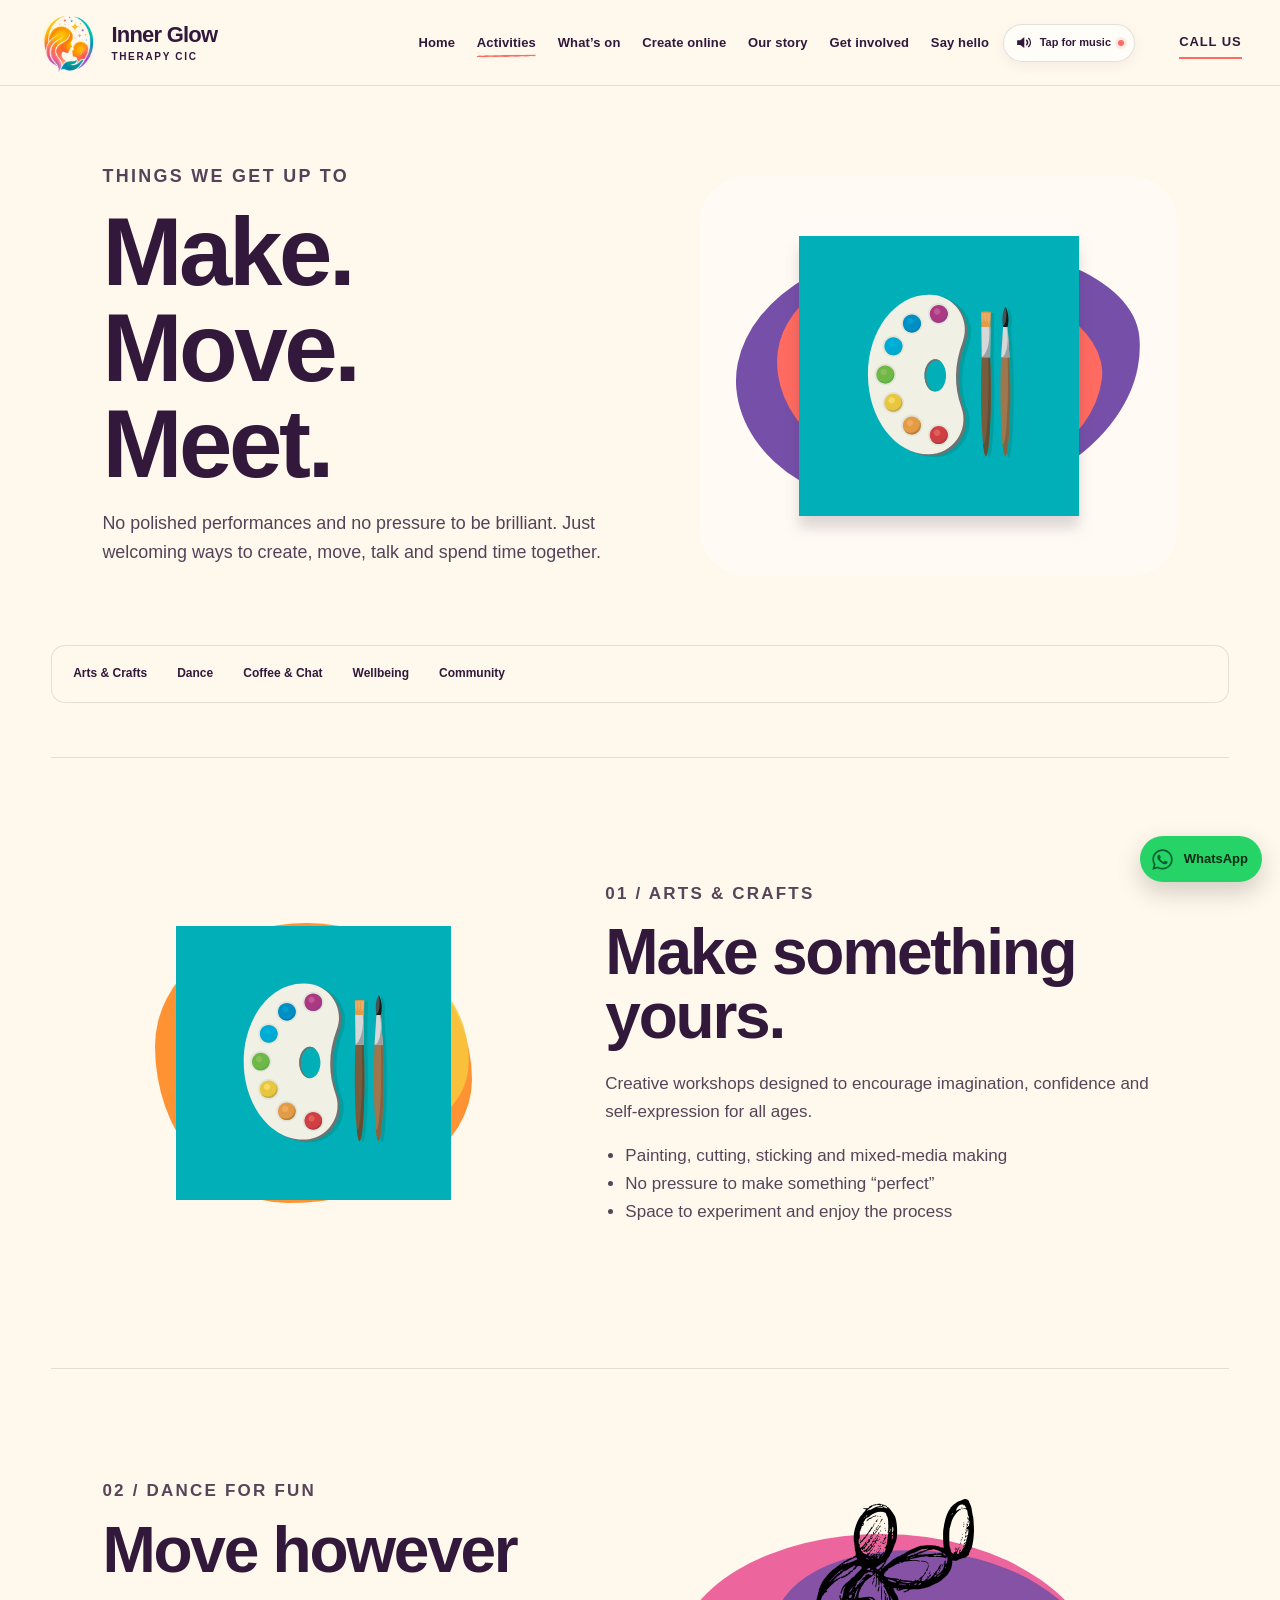
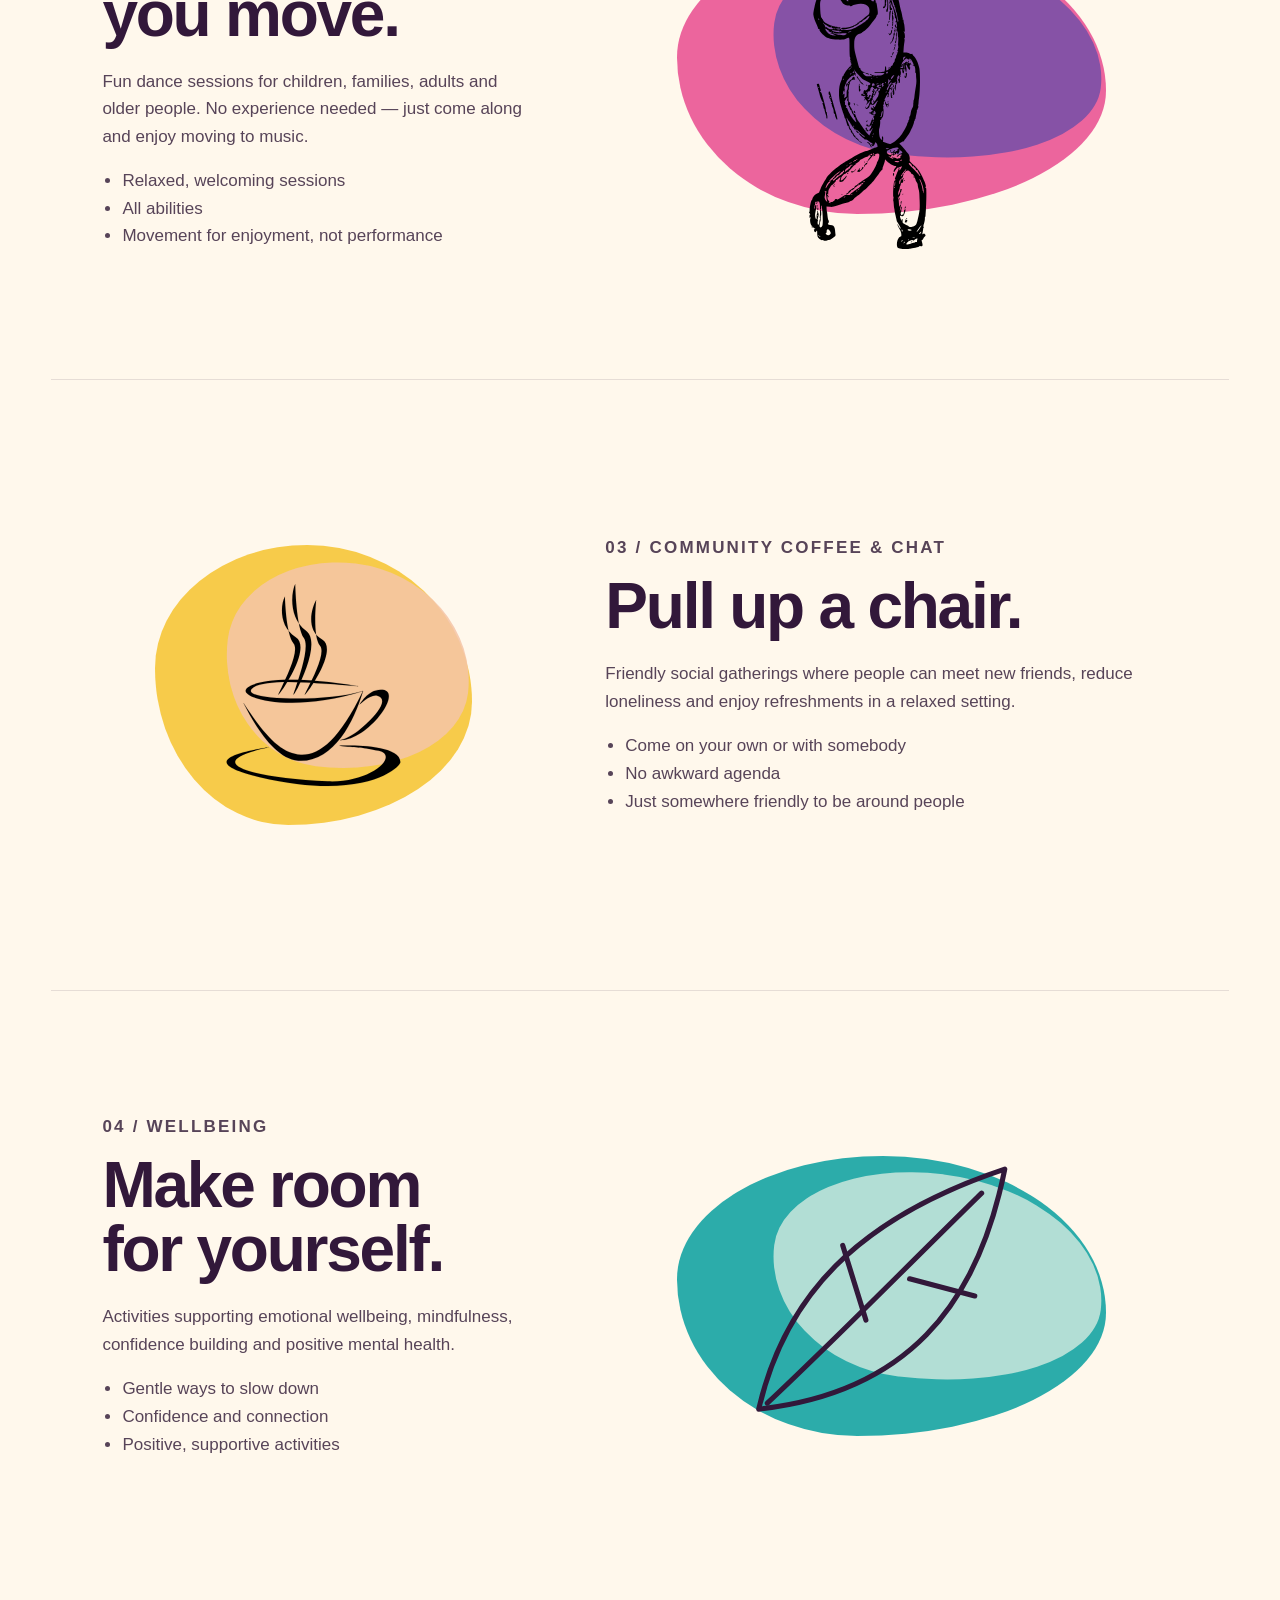
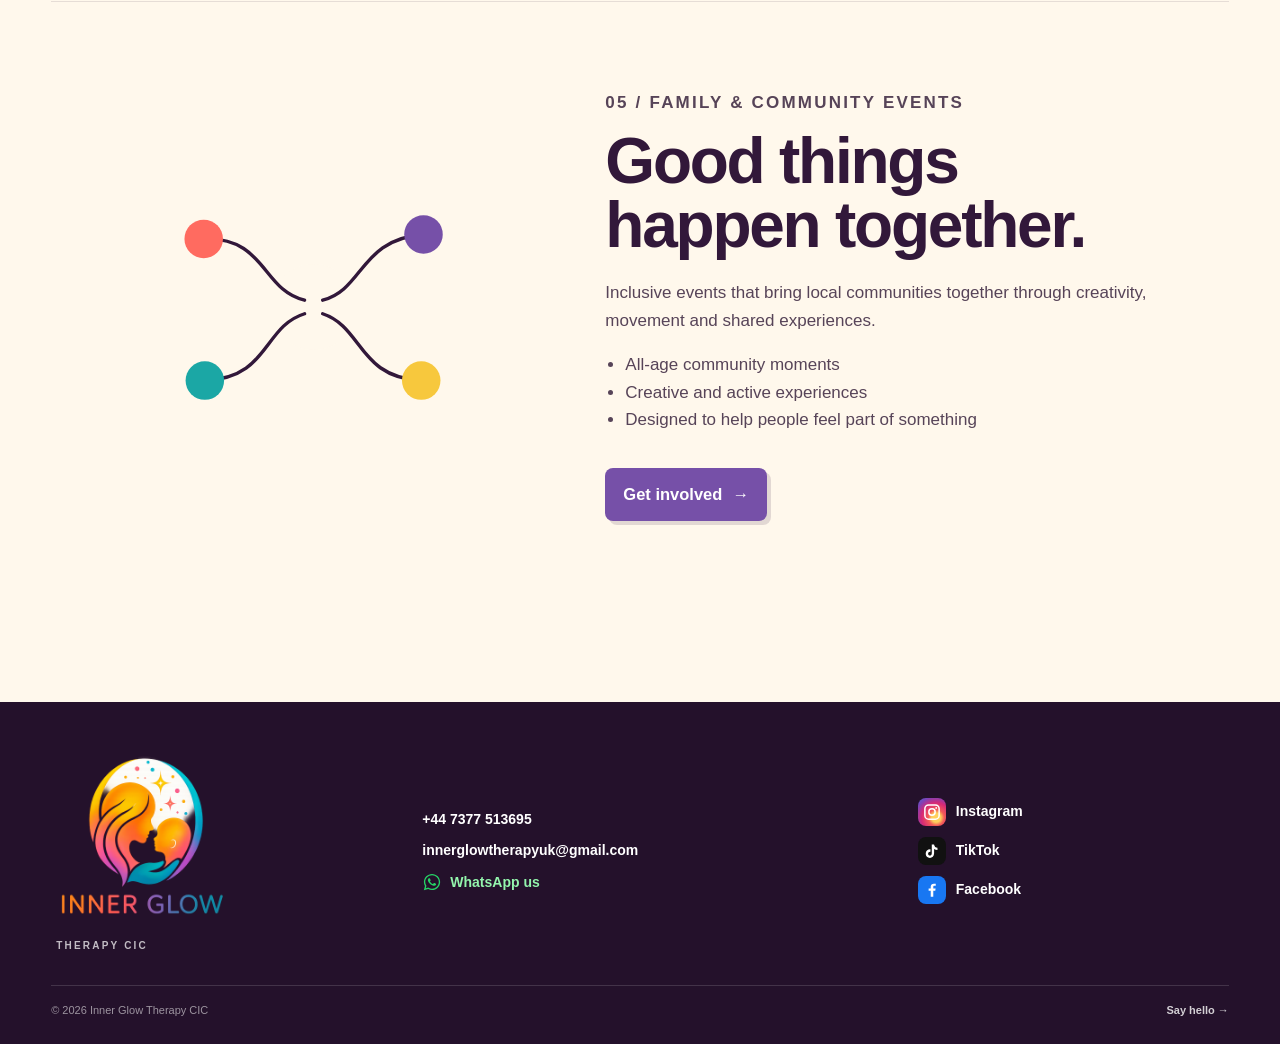
<file: activities.html>
<!doctype html><html lang="en"><head><meta charset="utf-8"><meta name="viewport" content="width=device-width,initial-scale=1,viewport-fit=cover"><meta name="theme-color" content="#fff8ec"><meta name="description" content="Explore arts and crafts, dance, coffee and chat, wellbeing and family community activities."><title>Activities | Inner Glow Therapy CIC</title><link rel="stylesheet" href="styles.css"><script>(function(){try{var q=new URLSearchParams(location.search);if(sessionStorage.getItem('ig-build-wipe')==='1'||q.get('_ig')==='1')document.documentElement.classList.add('ig-incoming')}catch(e){if(location.search.indexOf('_ig=1')>-1)document.documentElement.classList.add('ig-incoming')}})();</script><style>html.ig-incoming::before{content:"";position:fixed;inset:0;z-index:2147483647;background:#ff6b60;pointer-events:none}</style></head><body data-page="activities"><a class="skip" href="#main">Skip to content</a><header class="site-header v8-header"><a class="brand v8-brand v13-brand" href="index.html" aria-label="Inner Glow Therapy CIC home"><img class="v13-brand-symbol" src="assets/inner-glow-symbol-clean.png" alt=""><span class="v13-brand-copy"><strong>Inner Glow</strong><small>Therapy CIC</small></span></a><button class="menu-btn" type="button" aria-expanded="false" aria-controls="main-nav">Menu</button><nav class="site-nav" id="main-nav" aria-label="Main navigation"><a href="index.html">Home</a><a href="activities.html" aria-current="page">Activities</a><a href="whats-on.html">What’s on</a><a href="create-online.html">Create online</a><a href="about.html">Our story</a><a href="get-involved.html">Get involved</a><a href="contact.html">Say hello</a></nav><a class="header-call" href="tel:+447377513695">Call us</a></header><main id="main" class="sub-main"><section class="sub-hero"><div class="sub-hero-copy" data-build="text"><p class="eyebrow">THINGS WE GET UP TO</p><h1>Make. Move.<br>Meet.</h1><p>No polished performances and no pressure to be brilliant. Just welcoming ways to create, move, talk and spend time together.</p></div><div class="sub-hero-art" data-build="art"><span class="art-layer a"></span><span class="art-layer b"></span><span class="art-layer c"></span><img src="assets/pd-palette.svg" alt="Public-domain paint palette and brushes illustration"></div></section>
<nav class="section-nav" aria-label="Jump to an activity"><a href="#arts-crafts">Arts &amp; Crafts</a><a href="#dance">Dance</a><a href="#coffee-chat">Coffee &amp; Chat</a><a href="#wellbeing">Wellbeing</a><a href="#community">Community</a></nav>
<section class="content-section" id="arts-crafts"><div class="content-copy" data-build="text"><p class="eyebrow coral-ink">01 / ARTS &amp; CRAFTS</p><h2>Make something yours.</h2><p>Creative workshops designed to encourage imagination, confidence and self-expression for all ages.</p><ul><li>Painting, cutting, sticking and mixed-media making</li><li>No pressure to make something “perfect”</li><li>Space to experiment and enjoy the process</li></ul></div><div class="content-art" data-build="art" style="--accent:var(--orange);--accent2:var(--yellow)"><div class="shape"></div><div class="shape alt"></div><img src="assets/pd-palette.svg" alt="Paint brushes and palette"></div></section>
<section class="content-section" id="dance"><div class="content-copy" data-build="text"><p class="eyebrow pink-ink">02 / DANCE FOR FUN</p><h2>Move however you move.</h2><p>Fun dance sessions for children, families, adults and older people. No experience needed — just come along and enjoy moving to music.</p><ul><li>Relaxed, welcoming sessions</li><li>All abilities</li><li>Movement for enjoyment, not performance</li></ul></div><div class="content-art" data-build="art" style="--accent:var(--pink);--accent2:var(--purple)"><div class="shape"></div><div class="shape alt"></div><img src="assets/pd-dancing-sketch.svg" alt="Public-domain dancing sketch"></div></section>
<section class="content-section" id="coffee-chat"><div class="content-copy" data-build="text"><p class="eyebrow orange-ink">03 / COMMUNITY COFFEE &amp; CHAT</p><h2>Pull up a chair.</h2><p>Friendly social gatherings where people can meet new friends, reduce loneliness and enjoy refreshments in a relaxed setting.</p><ul><li>Come on your own or with somebody</li><li>No awkward agenda</li><li>Just somewhere friendly to be around people</li></ul></div><div class="content-art" data-build="art" style="--accent:var(--yellow);--accent2:#f5c5a8"><div class="shape"></div><div class="shape alt"></div><img src="assets/pd-coffee.svg" alt="Public-domain steaming coffee cup"></div></section>
<section class="content-section" id="wellbeing"><div class="content-copy" data-build="text"><p class="eyebrow teal-ink">04 / WELLBEING</p><h2>Make room for yourself.</h2><p>Activities supporting emotional wellbeing, mindfulness, confidence building and positive mental health.</p><ul><li>Gentle ways to slow down</li><li>Confidence and connection</li><li>Positive, supportive activities</li></ul></div><div class="content-art" data-build="art" style="--accent:var(--teal);--accent2:#c9e7dc"><div class="shape"></div><div class="shape alt"></div><svg viewBox="0 0 500 420" aria-hidden="true"><path d="M95 342 C125 212 208 120 382 62 C350 223 266 323 95 342Z"/><path d="M105 335 C188 257 258 185 355 90"/><path d="M220 238 L193 151 M271 190 L347 210"/></svg></div></section>
<section class="content-section" id="community"><div class="content-copy" data-build="text"><p class="eyebrow purple-ink">05 / FAMILY &amp; COMMUNITY EVENTS</p><h2>Good things happen together.</h2><p>Inclusive events that bring local communities together through creativity, movement and shared experiences.</p><ul><li>All-age community moments</li><li>Creative and active experiences</li><li>Designed to help people feel part of something</li></ul><a class="v8-link solid purple" href="get-involved.html">Get involved <span>→</span></a></div><div class="content-art" data-build="art"><svg viewBox="0 0 560 420" aria-hidden="true"><circle cx="280" cy="210" r="76" fill="#fff8ec"/><path d="M86 90 C196 86 188 180 264 198 M474 82 C362 90 368 180 296 198 M88 340 C202 336 190 245 264 222 M470 340 C358 334 368 246 296 222"/><circle cx="86" cy="90" r="34" fill="#ff6b60"/><circle cx="474" cy="82" r="34" fill="#7650a8"/><circle cx="88" cy="340" r="34" fill="#1ba7a5"/><circle cx="470" cy="340" r="34" fill="#f7c83d"/></svg></div></section></main><footer class="site-footer v11-footer"><div class="footer-inner"><div class="footer-main"><div class="footer-brand footer-brand-real"><img src="assets/inner-glow-lockup-clean.png" alt="Inner Glow"><span class="footer-brand-sub">THERAPY CIC</span></div><div class="footer-contact"><a href="tel:+447377513695">+44 7377 513695</a><a href="mailto:innerglowtherapyuk@gmail.com">innerglowtherapyuk@gmail.com</a><a class="footer-whatsapp" href="https://wa.me/447377513695" target="_blank" rel="noopener"><span class="footer-wa-icon"><svg viewBox="0 0 32 32" aria-hidden="true"><path fill="currentColor" d="M16.03 3C8.85 3 3.03 8.78 3.03 15.91c0 2.28.6 4.5 1.73 6.45L3 29l6.82-1.77a13.04 13.04 0 0 0 6.2 1.57h.01c7.17 0 13-5.79 13-12.9C29.03 8.78 23.2 3 16.03 3Zm0 23.62h-.01a10.85 10.85 0 0 1-5.52-1.5l-.4-.24-4.05 1.05 1.08-3.93-.26-.4a10.67 10.67 0 0 1-1.67-5.7c0-5.94 4.86-10.73 10.84-10.73s10.84 4.8 10.84 10.73-4.87 10.72-10.85 10.72Zm5.94-8.04c-.33-.16-1.93-.95-2.23-1.06-.3-.1-.52-.16-.74.16-.22.33-.85 1.06-1.04 1.27-.19.22-.38.24-.7.08-.33-.16-1.38-.5-2.63-1.6-.97-.86-1.63-1.93-1.82-2.25-.19-.33-.02-.5.14-.66.15-.14.33-.38.49-.57.16-.19.22-.33.33-.54.1-.22.05-.41-.03-.57-.08-.16-.74-1.77-1.01-2.42-.27-.64-.54-.55-.74-.56h-.63c-.22 0-.57.08-.87.41-.3.33-1.14 1.11-1.14 2.72s1.17 3.16 1.33 3.38c.16.22 2.3 3.5 5.57 4.91.78.33 1.39.53 1.86.68.78.25 1.49.21 2.05.13.63-.09 1.93-.78 2.2-1.54.27-.76.27-1.41.19-1.54-.08-.14-.3-.22-.63-.38Z"/></svg></span><span>WhatsApp us</span></a></div><div class="footer-social"><a class="social-link social-instagram" href="https://www.instagram.com/innerglowtherapyuk?utm_source=qr&amp;igsh=cDhlcTVmOWV3dHRn" target="_blank" rel="noopener"><svg class="social-icon" viewBox="0 0 24 24" aria-hidden="true"><rect x="2.5" y="2.5" width="19" height="19" rx="5" fill="none" stroke="currentColor" stroke-width="2"/><circle cx="12" cy="12" r="4.2" fill="none" stroke="currentColor" stroke-width="2"/><circle cx="17.6" cy="6.5" r="1.2" fill="currentColor"/></svg><span>Instagram</span></a><a class="social-link social-tiktok" href="https://www.tiktok.com/@innerglowtherapyuk?_r=1&amp;_t=ZN-98gktzrJQJy" target="_blank" rel="noopener"><svg class="social-icon" viewBox="0 0 24 24" aria-hidden="true"><path fill="currentColor" d="M14.7 3.2c.5 2.7 2 4.3 4.6 4.5v3.1c-1.7-.1-3.2-.6-4.5-1.5v5.7c0 4.1-2.7 6.2-5.6 6.2-3.2 0-5.6-2.5-5.6-5.6 0-3.5 2.7-6 6.3-5.8v3.2c-1.8-.1-3.1.9-3.1 2.6 0 1.4 1 2.5 2.4 2.5 1.6 0 2.5-1.1 2.5-3.2V3.2h3Z"/></svg><span>TikTok</span></a><a class="social-link social-facebook" href="https://www.facebook.com/share/19WSZBAquq/" target="_blank" rel="noopener"><svg class="social-icon" viewBox="0 0 24 24" aria-hidden="true"><path fill="currentColor" d="M13.7 21v-8h2.7l.4-3.1h-3.1V7.9c0-.9.3-1.5 1.6-1.5H17V3.6c-.3 0-1.3-.1-2.5-.1-2.5 0-4.2 1.5-4.2 4.3v2.1H7.5V13h2.8v8h3.4Z"/></svg><span>Facebook</span></a></div></div><div class="footer-bottom"><span>© <span data-year></span> Inner Glow Therapy CIC</span><a href="contact.html">Say hello →</a></div></div></footer><a class="whatsapp-float v13-wa" href="https://wa.me/447377513695" target="_blank" rel="noopener" aria-label="Chat to Inner Glow Therapy CIC on WhatsApp"><svg class="wa-logo" viewBox="0 0 32 32" aria-hidden="true"><path fill="currentColor" d="M16.03 3C8.85 3 3.03 8.78 3.03 15.91c0 2.28.6 4.5 1.73 6.45L3 29l6.82-1.77a13.04 13.04 0 0 0 6.2 1.57h.01c7.17 0 13-5.79 13-12.9C29.03 8.78 23.2 3 16.03 3Zm0 23.62h-.01a10.85 10.85 0 0 1-5.52-1.5l-.4-.24-4.05 1.05 1.08-3.93-.26-.4a10.67 10.67 0 0 1-1.67-5.7c0-5.94 4.86-10.73 10.84-10.73s10.84 4.8 10.84 10.73-4.87 10.72-10.85 10.72Zm5.94-8.04c-.33-.16-1.93-.95-2.23-1.06-.3-.1-.52-.16-.74.16-.22.33-.85 1.06-1.04 1.27-.19.22-.38.24-.7.08-.33-.16-1.38-.5-2.63-1.6-.97-.86-1.63-1.93-1.82-2.25-.19-.33-.02-.5.14-.66.15-.14.33-.38.49-.57.16-.19.22-.33.33-.54.1-.22.05-.41-.03-.57-.08-.16-.74-1.77-1.01-2.42-.27-.64-.54-.55-.74-.56h-.63c-.22 0-.57.08-.87.41-.3.33-1.14 1.11-1.14 2.72s1.17 3.16 1.33 3.38c.16.22 2.3 3.5 5.57 4.91.78.33 1.39.53 1.86.68.78.25 1.49.21 2.05.13.63-.09 1.93-.78 2.2-1.54.27-.76.27-1.41.19-1.54-.08-.14-.3-.22-.63-.38Z"/></svg><span class="wa-label">WhatsApp</span></a><script src="script.js"></script></body></html>
</file>
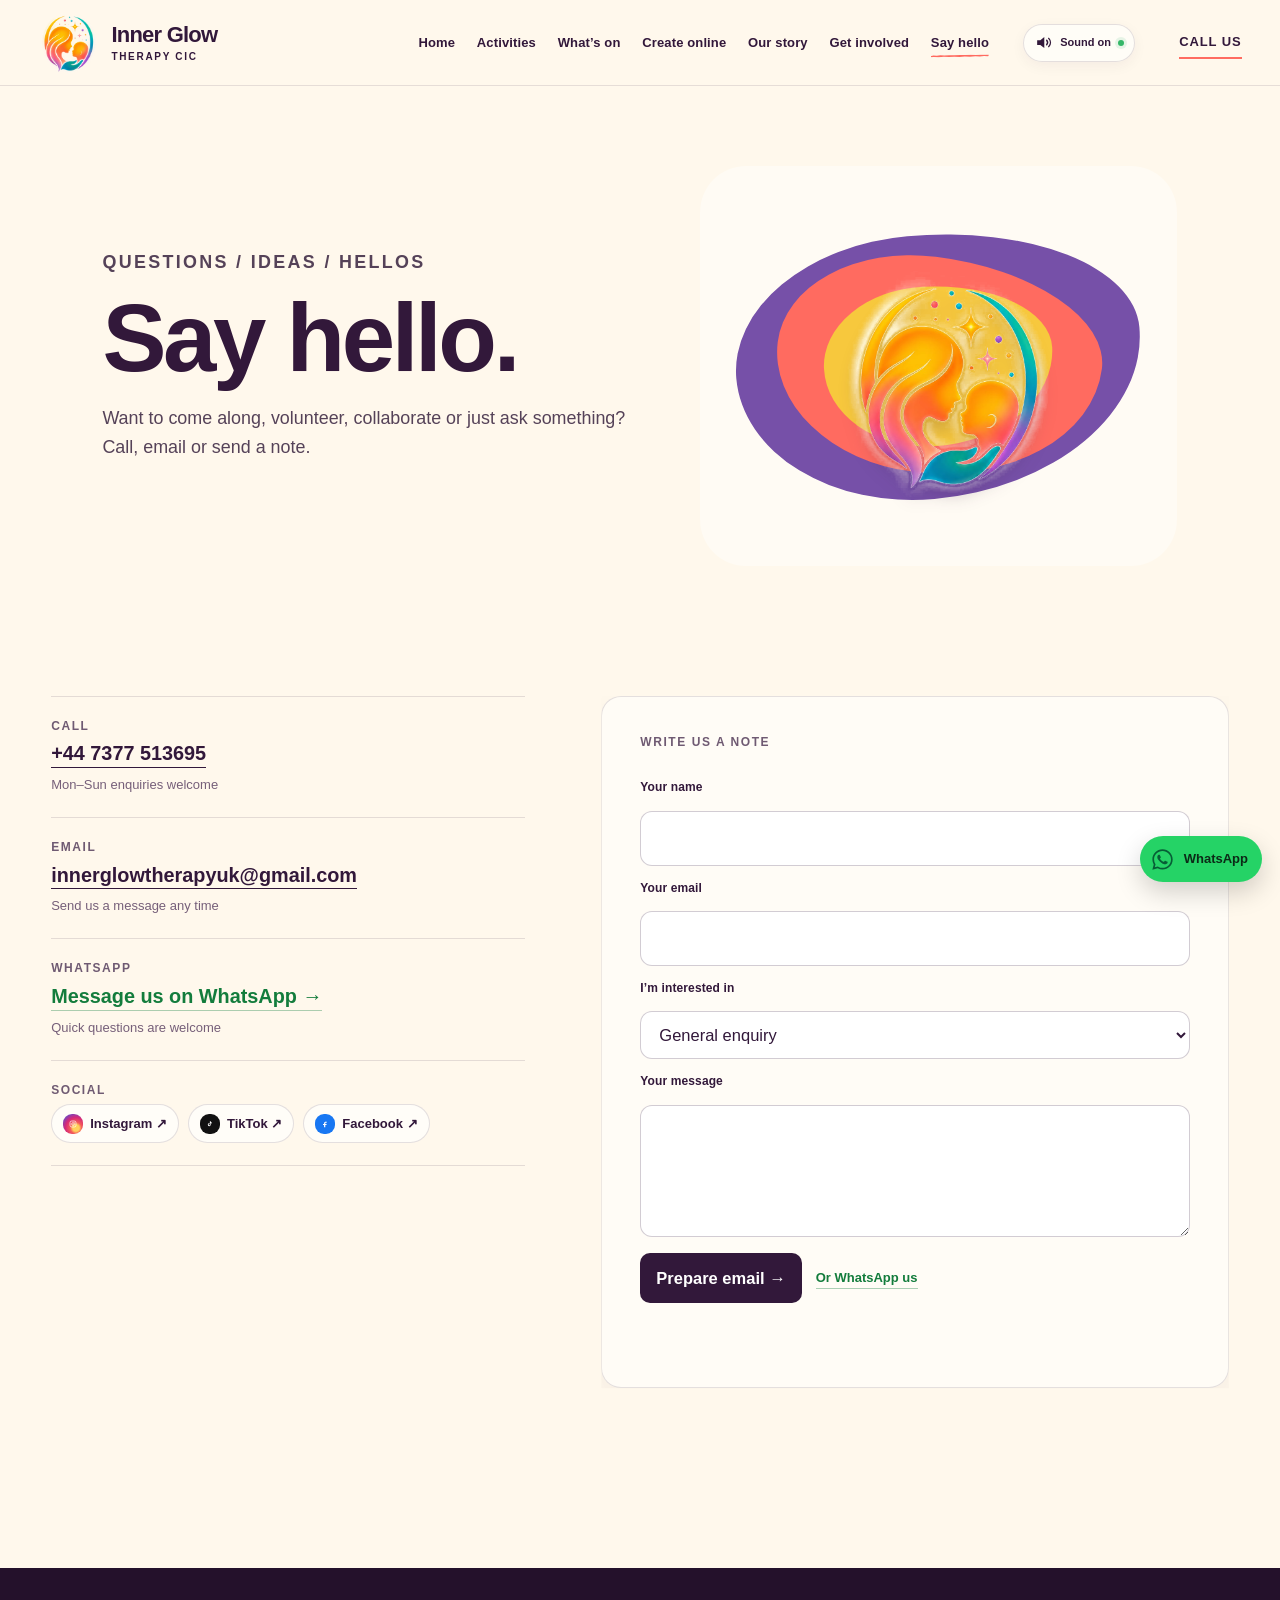
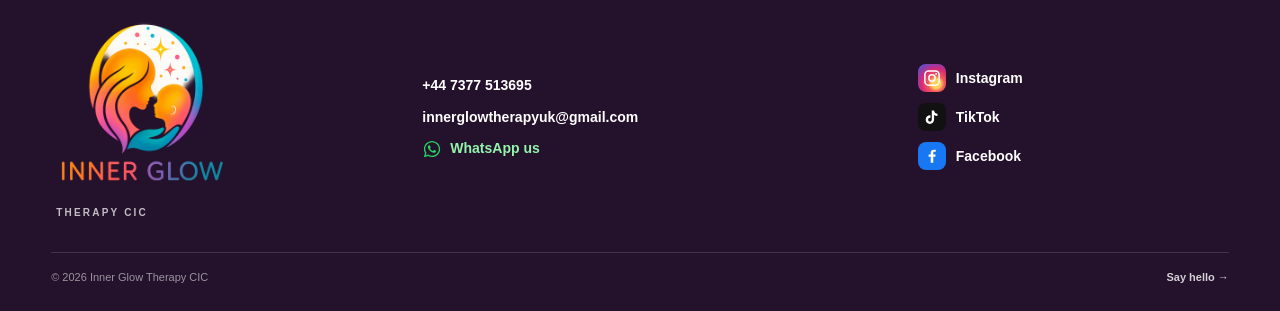
<file: contact.html>
<!doctype html><html lang="en"><head><meta charset="utf-8"><meta name="viewport" content="width=device-width,initial-scale=1,viewport-fit=cover"><meta name="theme-color" content="#fff8ec"><meta name="description" content="Contact Inner Glow Therapy CIC by phone, email or social media."><title>Say hello | Inner Glow Therapy CIC</title><link rel="stylesheet" href="styles.css"><script>(function(){try{var q=new URLSearchParams(location.search);if(sessionStorage.getItem('ig-build-wipe')==='1'||q.get('_ig')==='1')document.documentElement.classList.add('ig-incoming')}catch(e){if(location.search.indexOf('_ig=1')>-1)document.documentElement.classList.add('ig-incoming')}})();</script><style>html.ig-incoming::before{content:"";position:fixed;inset:0;z-index:2147483647;background:#ff6b60;pointer-events:none}</style></head><body data-page="contact"><a class="skip" href="#main">Skip to content</a><header class="site-header v8-header"><a class="brand v8-brand v13-brand" href="index.html" aria-label="Inner Glow Therapy CIC home"><img class="v13-brand-symbol" src="assets/inner-glow-symbol-clean.png" alt=""><span class="v13-brand-copy"><strong>Inner Glow</strong><small>Therapy CIC</small></span></a><button class="menu-btn" type="button" aria-expanded="false" aria-controls="main-nav">Menu</button><nav class="site-nav" id="main-nav" aria-label="Main navigation"><a href="index.html">Home</a><a href="activities.html">Activities</a><a href="whats-on.html">What’s on</a><a href="create-online.html">Create online</a><a href="about.html">Our story</a><a href="get-involved.html">Get involved</a><a href="contact.html" aria-current="page">Say hello</a></nav><a class="header-call" href="tel:+447377513695">Call us</a></header><main id="main" class="sub-main"><section class="sub-hero"><div class="sub-hero-copy" data-build="text"><p class="eyebrow">QUESTIONS / IDEAS / HELLOS</p><h1>Say hello.</h1><p>Want to come along, volunteer, collaborate or just ask something? Call, email or send a note.</p></div><div class="sub-hero-art" data-build="art"><span class="art-layer a"></span><span class="art-layer b"></span><span class="art-layer c"></span><img src="assets/inner-glow-symbol-trim.png" alt="Inner Glow Therapy symbol"></div></section><section class="contact-clean"><div class="contact-details" data-build="text"><div class="contact-method"><p class="eyebrow">CALL</p><a href="tel:+447377513695">+44 7377 513695</a><span>Mon–Sun enquiries welcome</span></div><div class="contact-method"><p class="eyebrow">EMAIL</p><a href="mailto:innerglowtherapyuk@gmail.com">innerglowtherapyuk@gmail.com</a><span>Send us a message any time</span></div><div class="contact-method"><p class="eyebrow">WHATSAPP</p><a class="contact-wa" href="https://wa.me/447377513695" target="_blank" rel="noopener">Message us on WhatsApp →</a><span>Quick questions are welcome</span></div><div class="contact-method"><p class="eyebrow">SOCIAL</p><p class="contact-socials"><a href="https://www.instagram.com/innerglowtherapyuk?utm_source=qr&amp;igsh=cDhlcTVmOWV3dHRn" target="_blank" rel="noopener">Instagram ↗</a><br><a href="https://www.tiktok.com/@innerglowtherapyuk?_r=1&amp;_t=ZN-98gktzrJQJy" target="_blank" rel="noopener">TikTok ↗</a><br><a href="https://www.facebook.com/share/19WSZBAquq/" target="_blank" rel="noopener">Facebook ↗</a></p></div></div><form class="clean-form" id="contact-form" data-build="art"><p class="eyebrow">WRITE US A NOTE</p><label for="name">Your name</label><input id="name" name="name" autocomplete="name" required><label for="email">Your email</label><input id="email" name="email" type="email" autocomplete="email" required><label for="subject">I’m interested in</label><select id="subject" name="subject"><option value="General">General enquiry</option><option value="Attend an activity">Attend an activity</option><option value="Volunteer">Volunteer</option><option value="Partnership">Partnership</option><option value="Support a project">Support a project</option></select><label for="message">Your message</label><textarea id="message" name="message" required></textarea><div class="form-actions"><button type="submit">Prepare email →</button><a href="https://wa.me/447377513695" target="_blank" rel="noopener">Or WhatsApp us</a></div><p class="form-status" role="status" aria-live="polite"></p></form></section></main><footer class="site-footer v11-footer"><div class="footer-inner"><div class="footer-main"><div class="footer-brand footer-brand-real"><img src="assets/inner-glow-lockup-clean.png" alt="Inner Glow"><span class="footer-brand-sub">THERAPY CIC</span></div><div class="footer-contact"><a href="tel:+447377513695">+44 7377 513695</a><a href="mailto:innerglowtherapyuk@gmail.com">innerglowtherapyuk@gmail.com</a><a class="footer-whatsapp" href="https://wa.me/447377513695" target="_blank" rel="noopener"><span class="footer-wa-icon"><svg viewBox="0 0 32 32" aria-hidden="true"><path fill="currentColor" d="M16.03 3C8.85 3 3.03 8.78 3.03 15.91c0 2.28.6 4.5 1.73 6.45L3 29l6.82-1.77a13.04 13.04 0 0 0 6.2 1.57h.01c7.17 0 13-5.79 13-12.9C29.03 8.78 23.2 3 16.03 3Zm0 23.62h-.01a10.85 10.85 0 0 1-5.52-1.5l-.4-.24-4.05 1.05 1.08-3.93-.26-.4a10.67 10.67 0 0 1-1.67-5.7c0-5.94 4.86-10.73 10.84-10.73s10.84 4.8 10.84 10.73-4.87 10.72-10.85 10.72Zm5.94-8.04c-.33-.16-1.93-.95-2.23-1.06-.3-.1-.52-.16-.74.16-.22.33-.85 1.06-1.04 1.27-.19.22-.38.24-.7.08-.33-.16-1.38-.5-2.63-1.6-.97-.86-1.63-1.93-1.82-2.25-.19-.33-.02-.5.14-.66.15-.14.33-.38.49-.57.16-.19.22-.33.33-.54.1-.22.05-.41-.03-.57-.08-.16-.74-1.77-1.01-2.42-.27-.64-.54-.55-.74-.56h-.63c-.22 0-.57.08-.87.41-.3.33-1.14 1.11-1.14 2.72s1.17 3.16 1.33 3.38c.16.22 2.3 3.5 5.57 4.91.78.33 1.39.53 1.86.68.78.25 1.49.21 2.05.13.63-.09 1.93-.78 2.2-1.54.27-.76.27-1.41.19-1.54-.08-.14-.3-.22-.63-.38Z"/></svg></span><span>WhatsApp us</span></a></div><div class="footer-social"><a class="social-link social-instagram" href="https://www.instagram.com/innerglowtherapyuk?utm_source=qr&amp;igsh=cDhlcTVmOWV3dHRn" target="_blank" rel="noopener"><svg class="social-icon" viewBox="0 0 24 24" aria-hidden="true"><rect x="2.5" y="2.5" width="19" height="19" rx="5" fill="none" stroke="currentColor" stroke-width="2"/><circle cx="12" cy="12" r="4.2" fill="none" stroke="currentColor" stroke-width="2"/><circle cx="17.6" cy="6.5" r="1.2" fill="currentColor"/></svg><span>Instagram</span></a><a class="social-link social-tiktok" href="https://www.tiktok.com/@innerglowtherapyuk?_r=1&amp;_t=ZN-98gktzrJQJy" target="_blank" rel="noopener"><svg class="social-icon" viewBox="0 0 24 24" aria-hidden="true"><path fill="currentColor" d="M14.7 3.2c.5 2.7 2 4.3 4.6 4.5v3.1c-1.7-.1-3.2-.6-4.5-1.5v5.7c0 4.1-2.7 6.2-5.6 6.2-3.2 0-5.6-2.5-5.6-5.6 0-3.5 2.7-6 6.3-5.8v3.2c-1.8-.1-3.1.9-3.1 2.6 0 1.4 1 2.5 2.4 2.5 1.6 0 2.5-1.1 2.5-3.2V3.2h3Z"/></svg><span>TikTok</span></a><a class="social-link social-facebook" href="https://www.facebook.com/share/19WSZBAquq/" target="_blank" rel="noopener"><svg class="social-icon" viewBox="0 0 24 24" aria-hidden="true"><path fill="currentColor" d="M13.7 21v-8h2.7l.4-3.1h-3.1V7.9c0-.9.3-1.5 1.6-1.5H17V3.6c-.3 0-1.3-.1-2.5-.1-2.5 0-4.2 1.5-4.2 4.3v2.1H7.5V13h2.8v8h3.4Z"/></svg><span>Facebook</span></a></div></div><div class="footer-bottom"><span>© <span data-year></span> Inner Glow Therapy CIC</span><a href="contact.html">Say hello →</a></div></div></footer><a class="whatsapp-float v13-wa" href="https://wa.me/447377513695" target="_blank" rel="noopener" aria-label="Chat to Inner Glow Therapy CIC on WhatsApp"><svg class="wa-logo" viewBox="0 0 32 32" aria-hidden="true"><path fill="currentColor" d="M16.03 3C8.85 3 3.03 8.78 3.03 15.91c0 2.28.6 4.5 1.73 6.45L3 29l6.82-1.77a13.04 13.04 0 0 0 6.2 1.57h.01c7.17 0 13-5.79 13-12.9C29.03 8.78 23.2 3 16.03 3Zm0 23.62h-.01a10.85 10.85 0 0 1-5.52-1.5l-.4-.24-4.05 1.05 1.08-3.93-.26-.4a10.67 10.67 0 0 1-1.67-5.7c0-5.94 4.86-10.73 10.84-10.73s10.84 4.8 10.84 10.73-4.87 10.72-10.85 10.72Zm5.94-8.04c-.33-.16-1.93-.95-2.23-1.06-.3-.1-.52-.16-.74.16-.22.33-.85 1.06-1.04 1.27-.19.22-.38.24-.7.08-.33-.16-1.38-.5-2.63-1.6-.97-.86-1.63-1.93-1.82-2.25-.19-.33-.02-.5.14-.66.15-.14.33-.38.49-.57.16-.19.22-.33.33-.54.1-.22.05-.41-.03-.57-.08-.16-.74-1.77-1.01-2.42-.27-.64-.54-.55-.74-.56h-.63c-.22 0-.57.08-.87.41-.3.33-1.14 1.11-1.14 2.72s1.17 3.16 1.33 3.38c.16.22 2.3 3.5 5.57 4.91.78.33 1.39.53 1.86.68.78.25 1.49.21 2.05.13.63-.09 1.93-.78 2.2-1.54.27-.76.27-1.41.19-1.54-.08-.14-.3-.22-.63-.38Z"/></svg><span class="wa-label">WhatsApp</span></a><script src="script.js"></script></body></html>
</file>
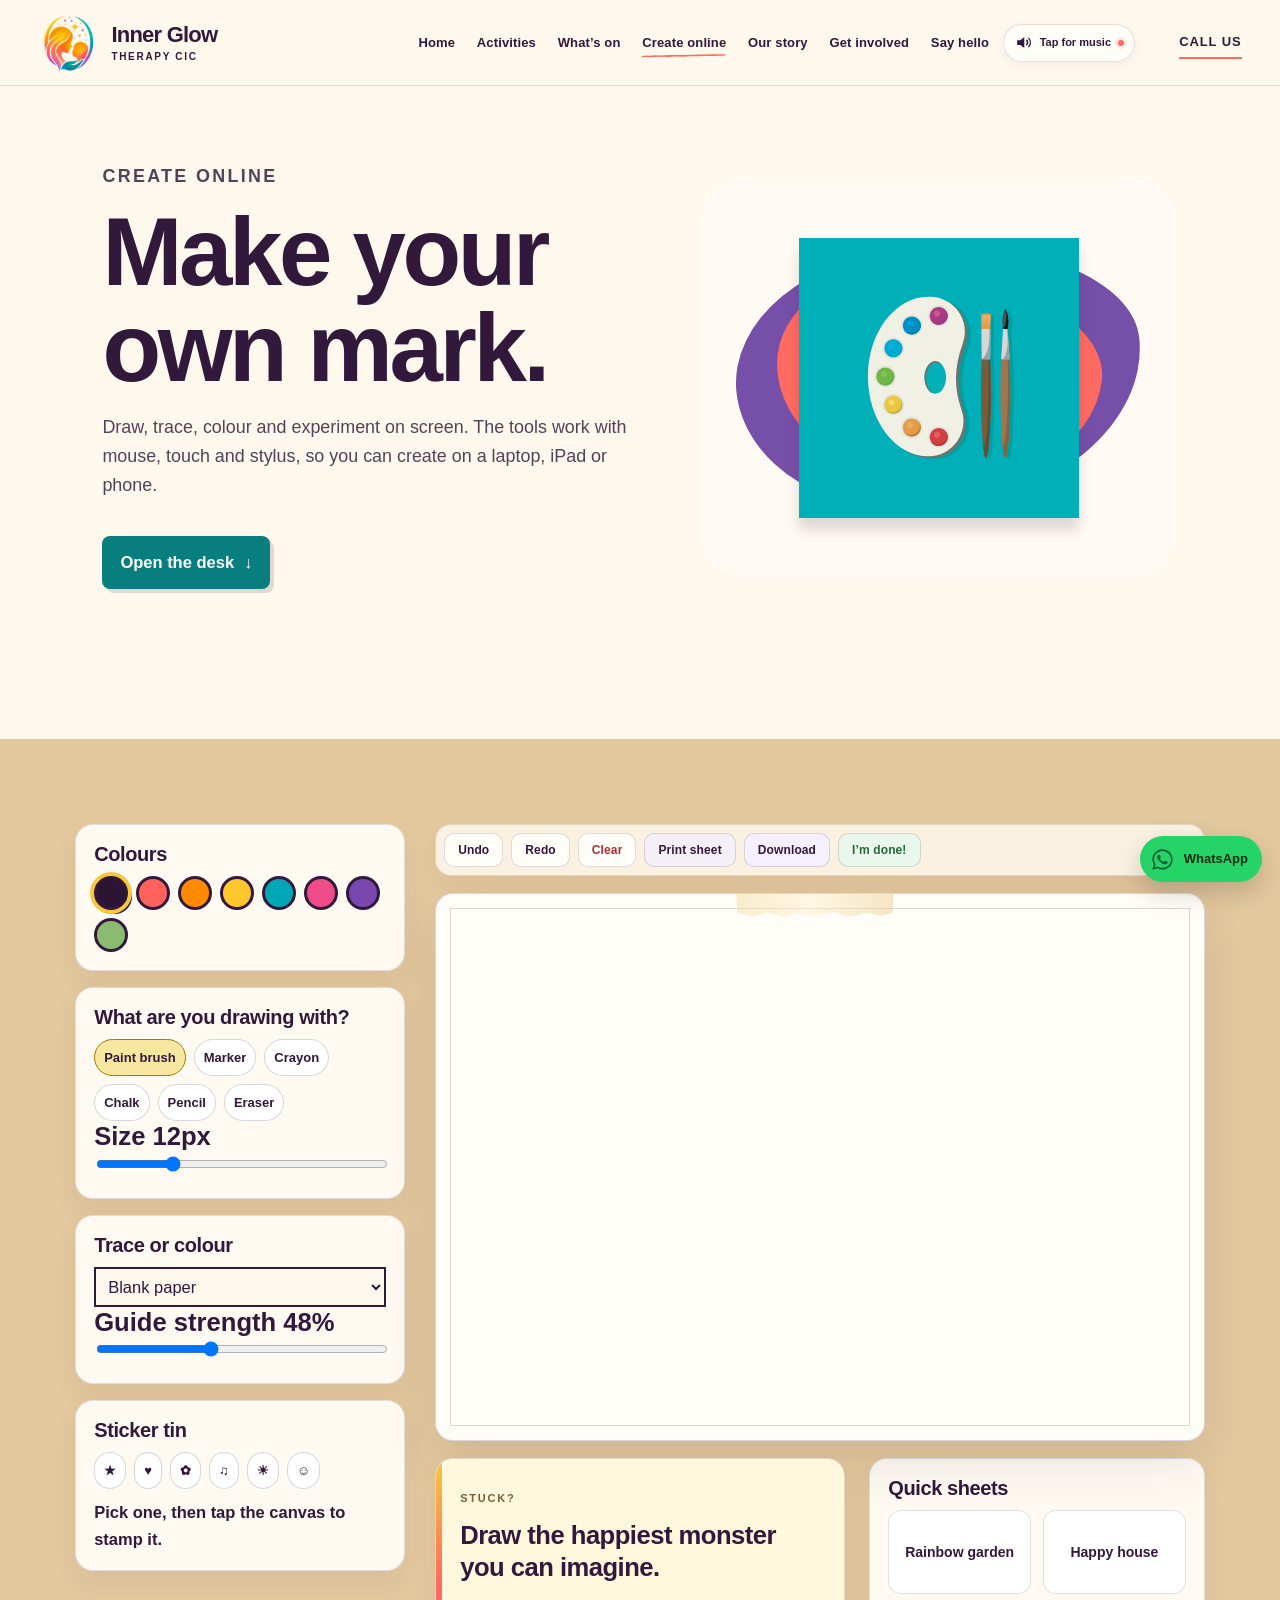
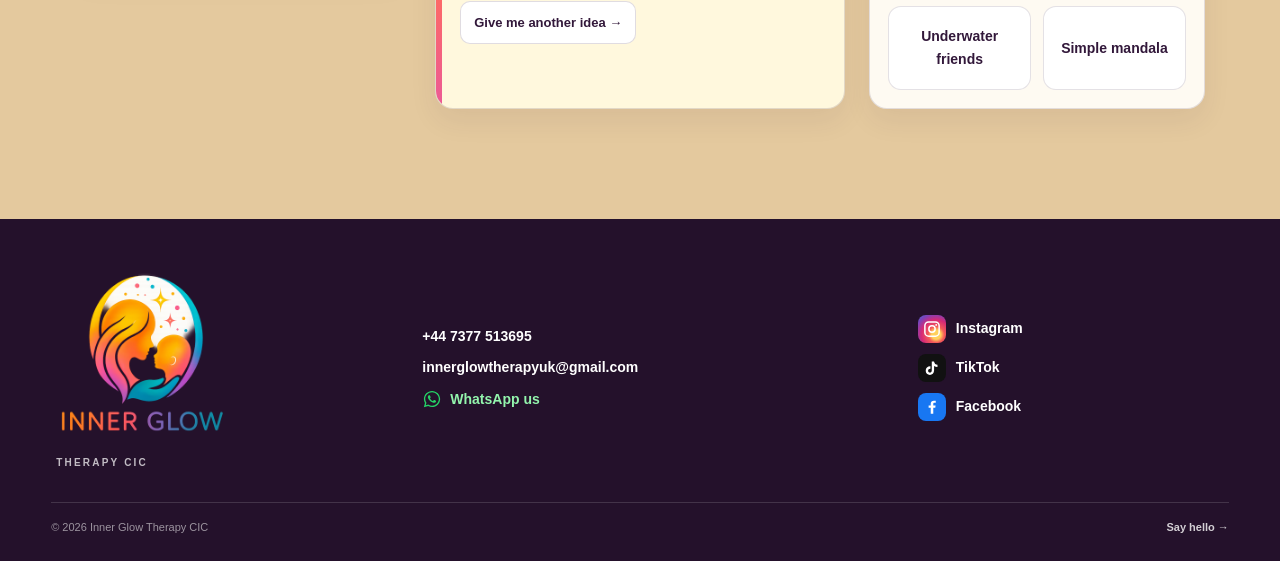
<file: create-online.html>
<!doctype html><html lang="en"><head><meta charset="utf-8"><meta name="viewport" content="width=device-width,initial-scale=1,viewport-fit=cover"><meta name="theme-color" content="#fff7e9"><meta name="description" content="Draw, trace, colour and play online with the Inner Glow Therapy Messy Desk."><title>The Messy Desk | Create Online</title><link rel="stylesheet" href="styles.css"><script>(function(){try{var q=new URLSearchParams(location.search);if(sessionStorage.getItem('ig-build-wipe')==='1'||q.get('_ig')==='1')document.documentElement.classList.add('ig-incoming')}catch(e){if(location.search.indexOf('_ig=1')>-1)document.documentElement.classList.add('ig-incoming')}})();</script><style>html.ig-incoming::before{content:"";position:fixed;inset:0;z-index:2147483647;background:#ff6b60;pointer-events:none}</style></head><body data-page="create"><a class="skip" href="#main">Skip to content</a><header class="site-header v8-header"><a class="brand v8-brand v13-brand" href="index.html" aria-label="Inner Glow Therapy CIC home"><img class="v13-brand-symbol" src="assets/inner-glow-symbol-clean.png" alt=""><span class="v13-brand-copy"><strong>Inner Glow</strong><small>Therapy CIC</small></span></a><button class="menu-btn" type="button" aria-expanded="false" aria-controls="main-nav">Menu</button><nav class="site-nav" id="main-nav" aria-label="Main navigation"><a href="index.html">Home</a><a href="activities.html">Activities</a><a href="whats-on.html">What’s on</a><a href="create-online.html" aria-current="page">Create online</a><a href="about.html">Our story</a><a href="get-involved.html">Get involved</a><a href="contact.html">Say hello</a></nav><a class="header-call" href="tel:+447377513695">Call us</a></header>
<main id="main"><section class="sub-main"><section class="sub-hero create-online-hero"><div class="sub-hero-copy" data-build="text"><p class="eyebrow">CREATE ONLINE</p><h1>Make your own mark.</h1><p>Draw, trace, colour and experiment on screen. The tools work with mouse, touch and stylus, so you can create on a laptop, iPad or phone.</p><a class="v8-link solid teal" href="#messy-desk">Open the desk <span>↓</span></a></div><div class="sub-hero-art" data-build="art"><span class="art-layer a"></span><span class="art-layer b"></span><span class="art-layer c"></span><img src="assets/pd-palette.svg" alt="Public-domain paint palette and brushes illustration"></div></section></section><section class="messy-desk" id="messy-desk"><div class="desk-inner"><aside class="toolbox"><div class="tool-card" style="--r:-1deg"><h3>Colours</h3><div class="paint-swatches"><button class="colour-dot active" data-colour="#2b1434" style="--c:#2b1434" aria-label="Ink"></button><button class="colour-dot" data-colour="#ff625b" style="--c:#ff625b" aria-label="Coral"></button><button class="colour-dot" data-colour="#ff8a00" style="--c:#ff8a00" aria-label="Orange"></button><button class="colour-dot" data-colour="#ffc72e" style="--c:#ffc72e" aria-label="Yellow"></button><button class="colour-dot" data-colour="#00a7b5" style="--c:#00a7b5" aria-label="Teal"></button><button class="colour-dot" data-colour="#ef4c89" style="--c:#ef4c89" aria-label="Pink"></button><button class="colour-dot" data-colour="#7947ad" style="--c:#7947ad" aria-label="Purple"></button><button class="colour-dot" data-colour="#8bbb70" style="--c:#8bbb70" aria-label="Green"></button></div></div><div class="tool-card" style="--r:1deg"><h3>What are you drawing with?</h3><div class="brush-tabs"><button class="tool-chip active" data-brush="paint">Paint brush</button><button class="tool-chip" data-brush="marker">Marker</button><button class="tool-chip" data-brush="crayon">Crayon</button><button class="tool-chip" data-brush="chalk">Chalk</button><button class="tool-chip" data-brush="pencil">Pencil</button><button class="tool-chip" data-brush="eraser">Eraser</button></div><label class="hand" for="brush-size">Size <span id="brush-size-value">12</span>px</label><input id="brush-size" type="range" min="2" max="42" value="12"></div><div class="tool-card" style="--r:-.5deg"><h3>Trace or colour</h3><select id="guide-select"><option value="blank">Blank paper</option><optgroup label="Trace"><option value="heart">Heart swirl</option><option value="flower">Flower</option><option value="butterfly">Butterfly</option><option value="star">Star trail</option></optgroup><optgroup label="Colouring sheets"><option value="rainbow">Rainbow garden</option><option value="house">Happy house</option><option value="underwater">Underwater friends</option><option value="mandala">Simple mandala</option></optgroup></select><label class="hand" for="guide-opacity">Guide strength <span id="guide-opacity-value">48</span>%</label><input id="guide-opacity" type="range" min="15" max="100" value="48"></div><div class="tool-card" style="--r:1deg"><h3>Sticker tin</h3><div class="stamp-tabs"><button class="tool-chip stamp-icon" data-stamp="star">★</button><button class="tool-chip stamp-icon" data-stamp="heart">♥</button><button class="tool-chip stamp-icon" data-stamp="flower">✿</button><button class="tool-chip stamp-icon" data-stamp="music">♫</button><button class="tool-chip stamp-icon" data-stamp="sun">☀</button><button class="tool-chip stamp-icon" data-stamp="smile">☺</button></div><p style="margin:.6em 0 0;font-weight:700">Pick one, then tap the canvas to stamp it.</p></div></aside><div class="desk-canvas-area"><div class="canvas-toolbar"><button class="paint-btn" type="button" id="undo-btn">Undo</button><button class="paint-btn teal" type="button" id="redo-btn">Redo</button><button class="paint-btn coral" type="button" id="clear-btn">Clear</button><button class="paint-btn purple" type="button" id="print-btn">Print sheet</button><button class="paint-btn pink" type="button" id="download-btn">Download</button><button class="paint-btn green" type="button" id="done-btn">I’m done!</button></div><div class="canvas-shell"><div class="canvas-paper" id="canvas-paper"><div class="guide-layer" id="guide-layer" aria-hidden="true"></div><canvas id="draw-canvas" width="1000" height="700" aria-label="Inner Glow online drawing canvas"></canvas></div></div><div class="studio-bottom"><div class="prompt-card"><strong>STUCK?</strong><p class="prompt-text" id="prompt-text">Draw the happiest monster you can imagine.</p><button class="paint-btn coral" type="button" id="prompt-btn">Give me another idea →</button></div><div class="tool-card" style="--r:1deg"><h3>Quick sheets</h3><div class="sheet-list"><button class="sheet-choice" data-sheet="rainbow">Rainbow garden</button><button class="sheet-choice" data-sheet="house">Happy house</button><button class="sheet-choice" data-sheet="underwater">Underwater friends</button><button class="sheet-choice" data-sheet="mandala">Simple mandala</button></div></div></div></div></div></section></main><div class="done-pop" id="done-pop" role="dialog" aria-modal="true" aria-labelledby="done-title"><div class="done-card"><h2 id="done-title">LOOK WHAT YOU MADE!</h2><p class="hand">That deserves a tiny celebration.</p><div style="display:flex;gap:15px;justify-content:center;flex-wrap:wrap"><button class="paint-btn pink" type="button" id="done-download">Download it</button><button class="paint-btn teal" type="button" id="done-close">Keep drawing</button></div></div></div><footer class="site-footer v11-footer"><div class="footer-inner"><div class="footer-main"><div class="footer-brand footer-brand-real"><img src="assets/inner-glow-lockup-clean.png" alt="Inner Glow"><span class="footer-brand-sub">THERAPY CIC</span></div><div class="footer-contact"><a href="tel:+447377513695">+44 7377 513695</a><a href="mailto:innerglowtherapyuk@gmail.com">innerglowtherapyuk@gmail.com</a><a class="footer-whatsapp" href="https://wa.me/447377513695" target="_blank" rel="noopener"><span class="footer-wa-icon"><svg viewBox="0 0 32 32" aria-hidden="true"><path fill="currentColor" d="M16.03 3C8.85 3 3.03 8.78 3.03 15.91c0 2.28.6 4.5 1.73 6.45L3 29l6.82-1.77a13.04 13.04 0 0 0 6.2 1.57h.01c7.17 0 13-5.79 13-12.9C29.03 8.78 23.2 3 16.03 3Zm0 23.62h-.01a10.85 10.85 0 0 1-5.52-1.5l-.4-.24-4.05 1.05 1.08-3.93-.26-.4a10.67 10.67 0 0 1-1.67-5.7c0-5.94 4.86-10.73 10.84-10.73s10.84 4.8 10.84 10.73-4.87 10.72-10.85 10.72Zm5.94-8.04c-.33-.16-1.93-.95-2.23-1.06-.3-.1-.52-.16-.74.16-.22.33-.85 1.06-1.04 1.27-.19.22-.38.24-.7.08-.33-.16-1.38-.5-2.63-1.6-.97-.86-1.63-1.93-1.82-2.25-.19-.33-.02-.5.14-.66.15-.14.33-.38.49-.57.16-.19.22-.33.33-.54.1-.22.05-.41-.03-.57-.08-.16-.74-1.77-1.01-2.42-.27-.64-.54-.55-.74-.56h-.63c-.22 0-.57.08-.87.41-.3.33-1.14 1.11-1.14 2.72s1.17 3.16 1.33 3.38c.16.22 2.3 3.5 5.57 4.91.78.33 1.39.53 1.86.68.78.25 1.49.21 2.05.13.63-.09 1.93-.78 2.2-1.54.27-.76.27-1.41.19-1.54-.08-.14-.3-.22-.63-.38Z"/></svg></span><span>WhatsApp us</span></a></div><div class="footer-social"><a class="social-link social-instagram" href="https://www.instagram.com/innerglowtherapyuk?utm_source=qr&amp;igsh=cDhlcTVmOWV3dHRn" target="_blank" rel="noopener"><svg class="social-icon" viewBox="0 0 24 24" aria-hidden="true"><rect x="2.5" y="2.5" width="19" height="19" rx="5" fill="none" stroke="currentColor" stroke-width="2"/><circle cx="12" cy="12" r="4.2" fill="none" stroke="currentColor" stroke-width="2"/><circle cx="17.6" cy="6.5" r="1.2" fill="currentColor"/></svg><span>Instagram</span></a><a class="social-link social-tiktok" href="https://www.tiktok.com/@innerglowtherapyuk?_r=1&amp;_t=ZN-98gktzrJQJy" target="_blank" rel="noopener"><svg class="social-icon" viewBox="0 0 24 24" aria-hidden="true"><path fill="currentColor" d="M14.7 3.2c.5 2.7 2 4.3 4.6 4.5v3.1c-1.7-.1-3.2-.6-4.5-1.5v5.7c0 4.1-2.7 6.2-5.6 6.2-3.2 0-5.6-2.5-5.6-5.6 0-3.5 2.7-6 6.3-5.8v3.2c-1.8-.1-3.1.9-3.1 2.6 0 1.4 1 2.5 2.4 2.5 1.6 0 2.5-1.1 2.5-3.2V3.2h3Z"/></svg><span>TikTok</span></a><a class="social-link social-facebook" href="https://www.facebook.com/share/19WSZBAquq/" target="_blank" rel="noopener"><svg class="social-icon" viewBox="0 0 24 24" aria-hidden="true"><path fill="currentColor" d="M13.7 21v-8h2.7l.4-3.1h-3.1V7.9c0-.9.3-1.5 1.6-1.5H17V3.6c-.3 0-1.3-.1-2.5-.1-2.5 0-4.2 1.5-4.2 4.3v2.1H7.5V13h2.8v8h3.4Z"/></svg><span>Facebook</span></a></div></div><div class="footer-bottom"><span>© <span data-year></span> Inner Glow Therapy CIC</span><a href="contact.html">Say hello →</a></div></div></footer><a class="whatsapp-float v13-wa" href="https://wa.me/447377513695" target="_blank" rel="noopener" aria-label="Chat to Inner Glow Therapy CIC on WhatsApp"><svg class="wa-logo" viewBox="0 0 32 32" aria-hidden="true"><path fill="currentColor" d="M16.03 3C8.85 3 3.03 8.78 3.03 15.91c0 2.28.6 4.5 1.73 6.45L3 29l6.82-1.77a13.04 13.04 0 0 0 6.2 1.57h.01c7.17 0 13-5.79 13-12.9C29.03 8.78 23.2 3 16.03 3Zm0 23.62h-.01a10.85 10.85 0 0 1-5.52-1.5l-.4-.24-4.05 1.05 1.08-3.93-.26-.4a10.67 10.67 0 0 1-1.67-5.7c0-5.94 4.86-10.73 10.84-10.73s10.84 4.8 10.84 10.73-4.87 10.72-10.85 10.72Zm5.94-8.04c-.33-.16-1.93-.95-2.23-1.06-.3-.1-.52-.16-.74.16-.22.33-.85 1.06-1.04 1.27-.19.22-.38.24-.7.08-.33-.16-1.38-.5-2.63-1.6-.97-.86-1.63-1.93-1.82-2.25-.19-.33-.02-.5.14-.66.15-.14.33-.38.49-.57.16-.19.22-.33.33-.54.1-.22.05-.41-.03-.57-.08-.16-.74-1.77-1.01-2.42-.27-.64-.54-.55-.74-.56h-.63c-.22 0-.57.08-.87.41-.3.33-1.14 1.11-1.14 2.72s1.17 3.16 1.33 3.38c.16.22 2.3 3.5 5.57 4.91.78.33 1.39.53 1.86.68.78.25 1.49.21 2.05.13.63-.09 1.93-.78 2.2-1.54.27-.76.27-1.41.19-1.54-.08-.14-.3-.22-.63-.38Z"/></svg><span class="wa-label">WhatsApp</span></a><script src="script.js"></script></body></html>
</file>
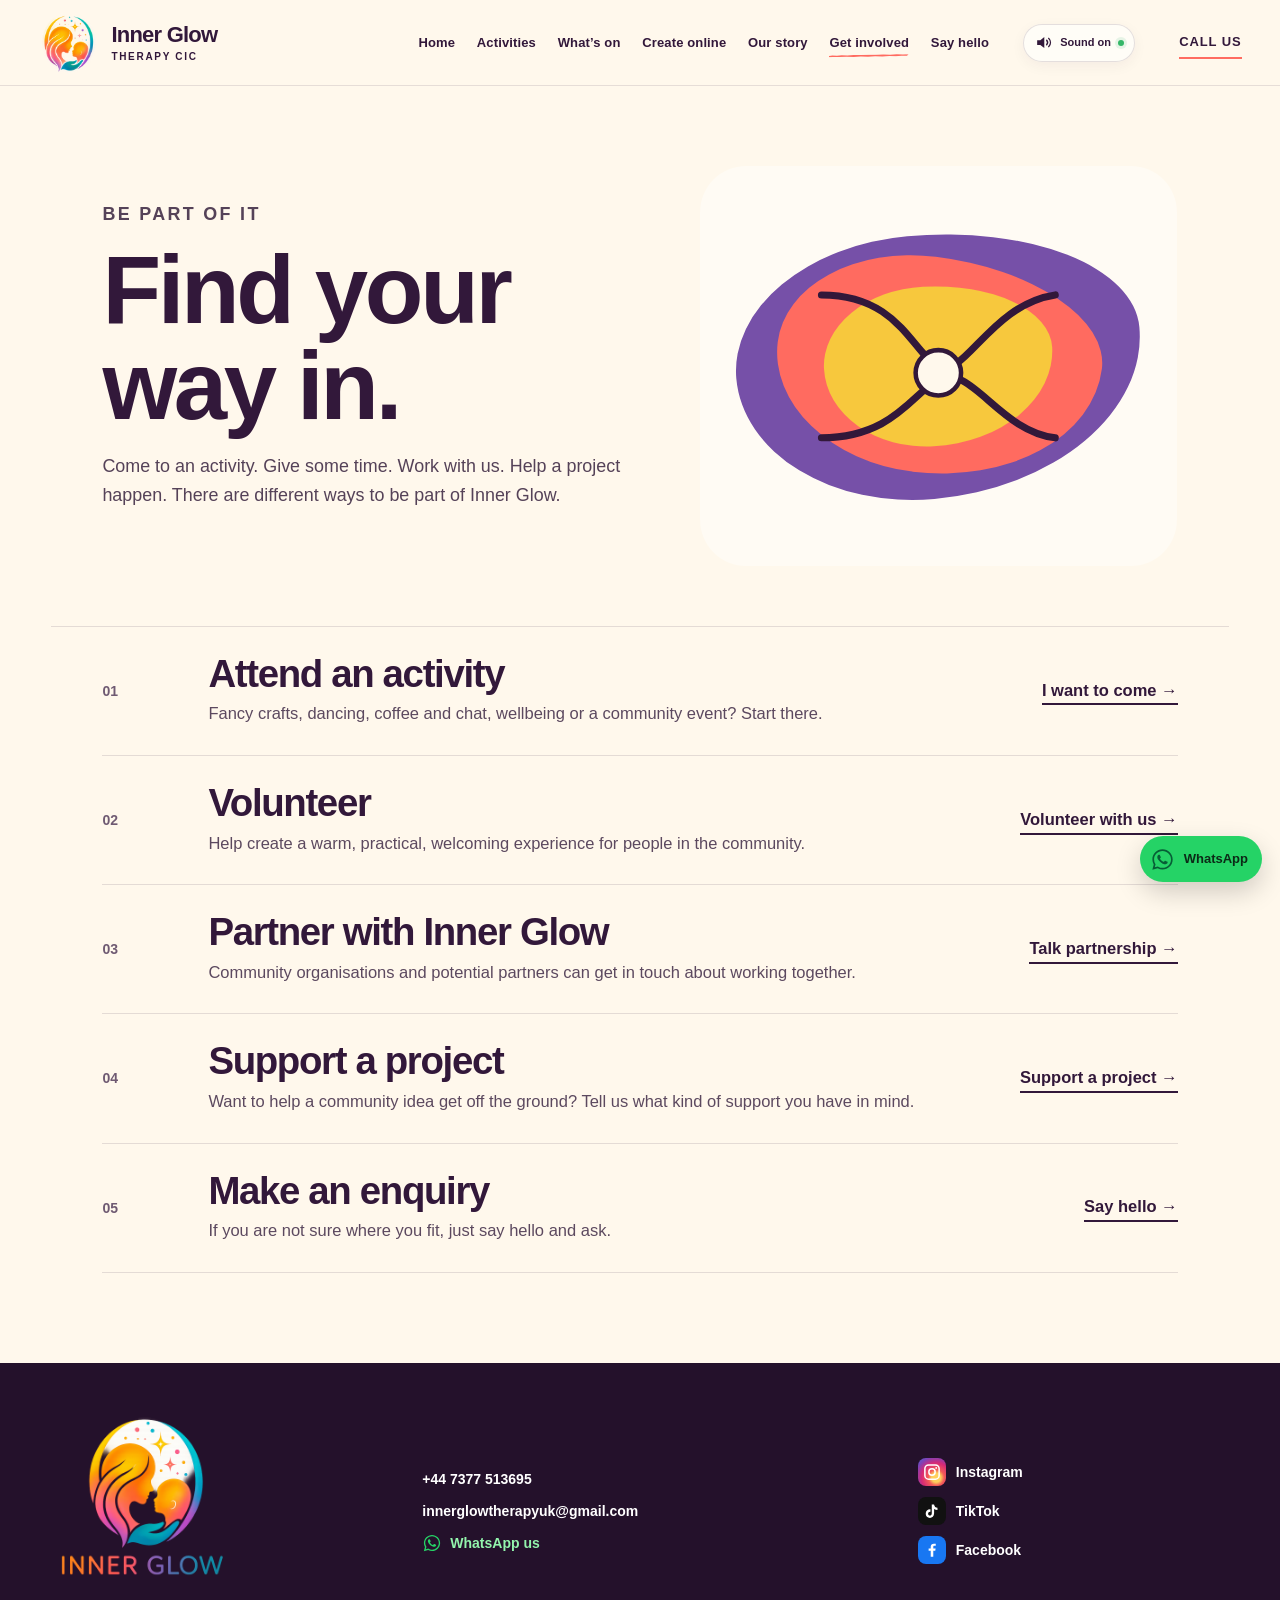
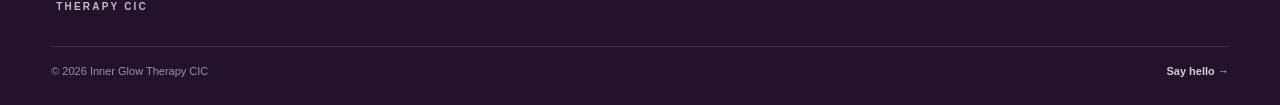
<file: get-involved.html>
<!doctype html><html lang="en"><head><meta charset="utf-8"><meta name="viewport" content="width=device-width,initial-scale=1,viewport-fit=cover"><meta name="theme-color" content="#fff8ec"><meta name="description" content="Attend an activity, volunteer, partner with Inner Glow, support a project or make an enquiry."><title>Get involved | Inner Glow Therapy CIC</title><link rel="stylesheet" href="styles.css"><script>(function(){try{var q=new URLSearchParams(location.search);if(sessionStorage.getItem('ig-build-wipe')==='1'||q.get('_ig')==='1')document.documentElement.classList.add('ig-incoming')}catch(e){if(location.search.indexOf('_ig=1')>-1)document.documentElement.classList.add('ig-incoming')}})();</script><style>html.ig-incoming::before{content:"";position:fixed;inset:0;z-index:2147483647;background:#ff6b60;pointer-events:none}</style></head><body data-page="involve"><a class="skip" href="#main">Skip to content</a><header class="site-header v8-header"><a class="brand v8-brand v13-brand" href="index.html" aria-label="Inner Glow Therapy CIC home"><img class="v13-brand-symbol" src="assets/inner-glow-symbol-clean.png" alt=""><span class="v13-brand-copy"><strong>Inner Glow</strong><small>Therapy CIC</small></span></a><button class="menu-btn" type="button" aria-expanded="false" aria-controls="main-nav">Menu</button><nav class="site-nav" id="main-nav" aria-label="Main navigation"><a href="index.html">Home</a><a href="activities.html">Activities</a><a href="whats-on.html">What’s on</a><a href="create-online.html">Create online</a><a href="about.html">Our story</a><a href="get-involved.html" aria-current="page">Get involved</a><a href="contact.html">Say hello</a></nav><a class="header-call" href="tel:+447377513695">Call us</a></header><main id="main" class="sub-main"><section class="sub-hero"><div class="sub-hero-copy" data-build="text"><p class="eyebrow">BE PART OF IT</p><h1>Find your way in.</h1><p>Come to an activity. Give some time. Work with us. Help a project happen. There are different ways to be part of Inner Glow.</p></div><div class="sub-hero-art" data-build="art"><span class="art-layer a"></span><span class="art-layer b"></span><span class="art-layer c"></span><svg viewBox="0 0 500 380" aria-hidden="true" style="position:relative;z-index:3;width:68%"><path d="M70 80 C190 80 210 170 250 190 C290 210 330 95 430 80 M70 300 C180 300 212 230 250 210 C300 185 344 290 430 300" fill="none" stroke="#32183a" stroke-width="11" stroke-linecap="round"/><circle cx="250" cy="200" r="35" fill="#fff8ec" stroke="#32183a" stroke-width="7"/></svg></div></section><section class="path-list" data-build="text"><div class="path-item"><span class="num">01</span><div><h2>Attend an activity</h2><p>Fancy crafts, dancing, coffee and chat, wellbeing or a community event? Start there.</p></div><a href="contact.html?subject=Attend%20an%20activity" data-contact-subject="Attend an activity">I want to come →</a></div><div class="path-item"><span class="num">02</span><div><h2>Volunteer</h2><p>Help create a warm, practical, welcoming experience for people in the community.</p></div><a href="contact.html?subject=Volunteer" data-contact-subject="Volunteer">Volunteer with us →</a></div><div class="path-item"><span class="num">03</span><div><h2>Partner with Inner Glow</h2><p>Community organisations and potential partners can get in touch about working together.</p></div><a href="contact.html?subject=Partnership" data-contact-subject="Partnership">Talk partnership →</a></div><div class="path-item"><span class="num">04</span><div><h2>Support a project</h2><p>Want to help a community idea get off the ground? Tell us what kind of support you have in mind.</p></div><a href="contact.html?subject=Support%20a%20project" data-contact-subject="Support a project">Support a project →</a></div><div class="path-item"><span class="num">05</span><div><h2>Make an enquiry</h2><p>If you are not sure where you fit, just say hello and ask.</p></div><a href="contact.html">Say hello →</a></div></section></main><footer class="site-footer v11-footer"><div class="footer-inner"><div class="footer-main"><div class="footer-brand footer-brand-real"><img src="assets/inner-glow-lockup-clean.png" alt="Inner Glow"><span class="footer-brand-sub">THERAPY CIC</span></div><div class="footer-contact"><a href="tel:+447377513695">+44 7377 513695</a><a href="mailto:innerglowtherapyuk@gmail.com">innerglowtherapyuk@gmail.com</a><a class="footer-whatsapp" href="https://wa.me/447377513695" target="_blank" rel="noopener"><span class="footer-wa-icon"><svg viewBox="0 0 32 32" aria-hidden="true"><path fill="currentColor" d="M16.03 3C8.85 3 3.03 8.78 3.03 15.91c0 2.28.6 4.5 1.73 6.45L3 29l6.82-1.77a13.04 13.04 0 0 0 6.2 1.57h.01c7.17 0 13-5.79 13-12.9C29.03 8.78 23.2 3 16.03 3Zm0 23.62h-.01a10.85 10.85 0 0 1-5.52-1.5l-.4-.24-4.05 1.05 1.08-3.93-.26-.4a10.67 10.67 0 0 1-1.67-5.7c0-5.94 4.86-10.73 10.84-10.73s10.84 4.8 10.84 10.73-4.87 10.72-10.85 10.72Zm5.94-8.04c-.33-.16-1.93-.95-2.23-1.06-.3-.1-.52-.16-.74.16-.22.33-.85 1.06-1.04 1.27-.19.22-.38.24-.7.08-.33-.16-1.38-.5-2.63-1.6-.97-.86-1.63-1.93-1.82-2.25-.19-.33-.02-.5.14-.66.15-.14.33-.38.49-.57.16-.19.22-.33.33-.54.1-.22.05-.41-.03-.57-.08-.16-.74-1.77-1.01-2.42-.27-.64-.54-.55-.74-.56h-.63c-.22 0-.57.08-.87.41-.3.33-1.14 1.11-1.14 2.72s1.17 3.16 1.33 3.38c.16.22 2.3 3.5 5.57 4.91.78.33 1.39.53 1.86.68.78.25 1.49.21 2.05.13.63-.09 1.93-.78 2.2-1.54.27-.76.27-1.41.19-1.54-.08-.14-.3-.22-.63-.38Z"/></svg></span><span>WhatsApp us</span></a></div><div class="footer-social"><a class="social-link social-instagram" href="https://www.instagram.com/innerglowtherapyuk?utm_source=qr&amp;igsh=cDhlcTVmOWV3dHRn" target="_blank" rel="noopener"><svg class="social-icon" viewBox="0 0 24 24" aria-hidden="true"><rect x="2.5" y="2.5" width="19" height="19" rx="5" fill="none" stroke="currentColor" stroke-width="2"/><circle cx="12" cy="12" r="4.2" fill="none" stroke="currentColor" stroke-width="2"/><circle cx="17.6" cy="6.5" r="1.2" fill="currentColor"/></svg><span>Instagram</span></a><a class="social-link social-tiktok" href="https://www.tiktok.com/@innerglowtherapyuk?_r=1&amp;_t=ZN-98gktzrJQJy" target="_blank" rel="noopener"><svg class="social-icon" viewBox="0 0 24 24" aria-hidden="true"><path fill="currentColor" d="M14.7 3.2c.5 2.7 2 4.3 4.6 4.5v3.1c-1.7-.1-3.2-.6-4.5-1.5v5.7c0 4.1-2.7 6.2-5.6 6.2-3.2 0-5.6-2.5-5.6-5.6 0-3.5 2.7-6 6.3-5.8v3.2c-1.8-.1-3.1.9-3.1 2.6 0 1.4 1 2.5 2.4 2.5 1.6 0 2.5-1.1 2.5-3.2V3.2h3Z"/></svg><span>TikTok</span></a><a class="social-link social-facebook" href="https://www.facebook.com/share/19WSZBAquq/" target="_blank" rel="noopener"><svg class="social-icon" viewBox="0 0 24 24" aria-hidden="true"><path fill="currentColor" d="M13.7 21v-8h2.7l.4-3.1h-3.1V7.9c0-.9.3-1.5 1.6-1.5H17V3.6c-.3 0-1.3-.1-2.5-.1-2.5 0-4.2 1.5-4.2 4.3v2.1H7.5V13h2.8v8h3.4Z"/></svg><span>Facebook</span></a></div></div><div class="footer-bottom"><span>© <span data-year></span> Inner Glow Therapy CIC</span><a href="contact.html">Say hello →</a></div></div></footer><a class="whatsapp-float v13-wa" href="https://wa.me/447377513695" target="_blank" rel="noopener" aria-label="Chat to Inner Glow Therapy CIC on WhatsApp"><svg class="wa-logo" viewBox="0 0 32 32" aria-hidden="true"><path fill="currentColor" d="M16.03 3C8.85 3 3.03 8.78 3.03 15.91c0 2.28.6 4.5 1.73 6.45L3 29l6.82-1.77a13.04 13.04 0 0 0 6.2 1.57h.01c7.17 0 13-5.79 13-12.9C29.03 8.78 23.2 3 16.03 3Zm0 23.62h-.01a10.85 10.85 0 0 1-5.52-1.5l-.4-.24-4.05 1.05 1.08-3.93-.26-.4a10.67 10.67 0 0 1-1.67-5.7c0-5.94 4.86-10.73 10.84-10.73s10.84 4.8 10.84 10.73-4.87 10.72-10.85 10.72Zm5.94-8.04c-.33-.16-1.93-.95-2.23-1.06-.3-.1-.52-.16-.74.16-.22.33-.85 1.06-1.04 1.27-.19.22-.38.24-.7.08-.33-.16-1.38-.5-2.63-1.6-.97-.86-1.63-1.93-1.82-2.25-.19-.33-.02-.5.14-.66.15-.14.33-.38.49-.57.16-.19.22-.33.33-.54.1-.22.05-.41-.03-.57-.08-.16-.74-1.77-1.01-2.42-.27-.64-.54-.55-.74-.56h-.63c-.22 0-.57.08-.87.41-.3.33-1.14 1.11-1.14 2.72s1.17 3.16 1.33 3.38c.16.22 2.3 3.5 5.57 4.91.78.33 1.39.53 1.86.68.78.25 1.49.21 2.05.13.63-.09 1.93-.78 2.2-1.54.27-.76.27-1.41.19-1.54-.08-.14-.3-.22-.63-.38Z"/></svg><span class="wa-label">WhatsApp</span></a><script src="script.js"></script></body></html>
</file>
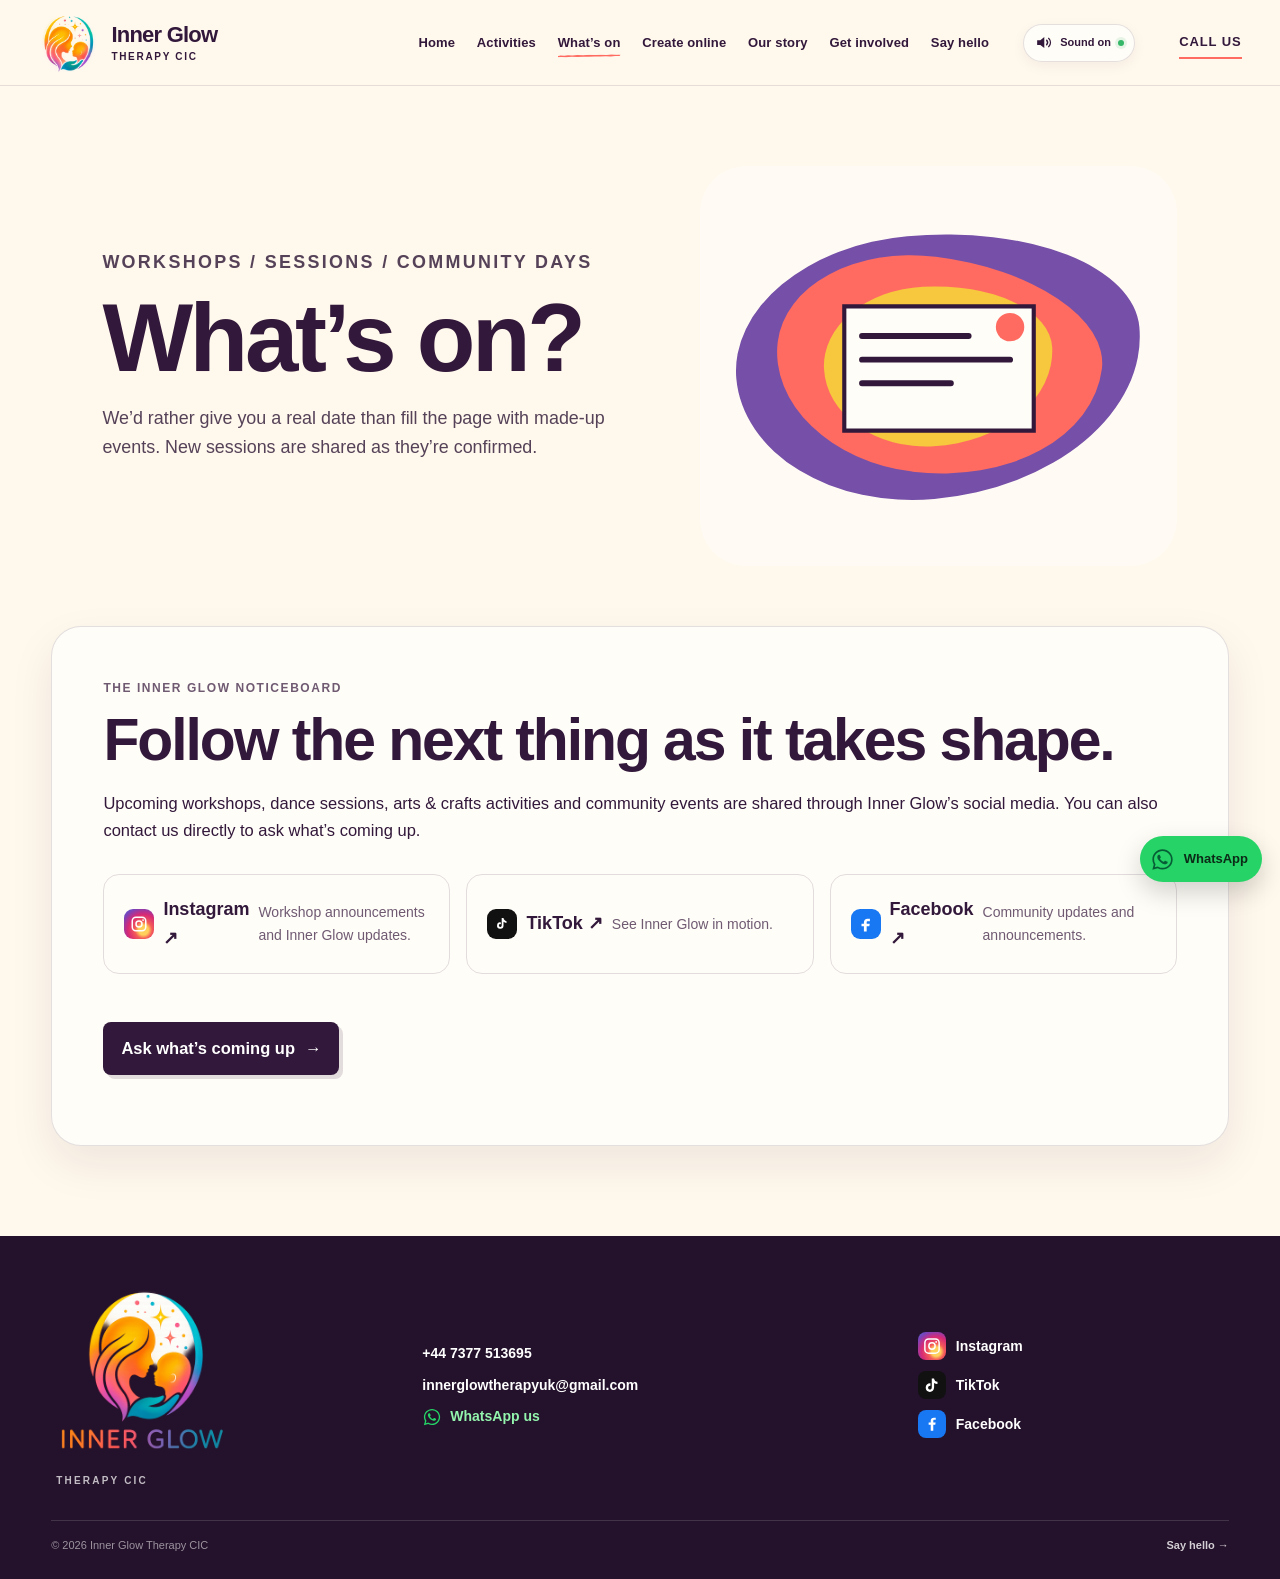
<file: whats-on.html>
<!doctype html><html lang="en"><head><meta charset="utf-8"><meta name="viewport" content="width=device-width,initial-scale=1,viewport-fit=cover"><meta name="theme-color" content="#fff8ec"><meta name="description" content="Find out how to follow upcoming Inner Glow Therapy sessions and events."><title>What’s on | Inner Glow Therapy CIC</title><link rel="stylesheet" href="styles.css"><script>(function(){try{var q=new URLSearchParams(location.search);if(sessionStorage.getItem('ig-build-wipe')==='1'||q.get('_ig')==='1')document.documentElement.classList.add('ig-incoming')}catch(e){if(location.search.indexOf('_ig=1')>-1)document.documentElement.classList.add('ig-incoming')}})();</script><style>html.ig-incoming::before{content:"";position:fixed;inset:0;z-index:2147483647;background:#ff6b60;pointer-events:none}</style></head><body data-page="whats"><a class="skip" href="#main">Skip to content</a><header class="site-header v8-header"><a class="brand v8-brand v13-brand" href="index.html" aria-label="Inner Glow Therapy CIC home"><img class="v13-brand-symbol" src="assets/inner-glow-symbol-clean.png" alt=""><span class="v13-brand-copy"><strong>Inner Glow</strong><small>Therapy CIC</small></span></a><button class="menu-btn" type="button" aria-expanded="false" aria-controls="main-nav">Menu</button><nav class="site-nav" id="main-nav" aria-label="Main navigation"><a href="index.html">Home</a><a href="activities.html">Activities</a><a href="whats-on.html" aria-current="page">What’s on</a><a href="create-online.html">Create online</a><a href="about.html">Our story</a><a href="get-involved.html">Get involved</a><a href="contact.html">Say hello</a></nav><a class="header-call" href="tel:+447377513695">Call us</a></header><main id="main" class="sub-main"><section class="sub-hero"><div class="sub-hero-copy" data-build="text"><p class="eyebrow">WORKSHOPS / SESSIONS / COMMUNITY DAYS</p><h1>What’s on?</h1><p>We’d rather give you a real date than fill the page with made-up events. New sessions are shared as they’re confirmed.</p></div><div class="sub-hero-art" data-build="art"><span class="art-layer a"></span><span class="art-layer b"></span><span class="art-layer c"></span><svg viewBox="0 0 500 360" aria-hidden="true" style="position:relative;z-index:3;width:62%"><path d="M90 80h320v210H90z" fill="#fffdf8" stroke="#32183a" stroke-width="7"/><path d="M120 130h180M120 170h250M120 210h150" stroke="#32183a" stroke-width="10" stroke-linecap="round"/><circle cx="370" cy="115" r="24" fill="#ff6b60"/></svg></div></section><section class="clean-board" data-build="text"><p class="eyebrow">THE INNER GLOW NOTICEBOARD</p><h2>Follow the next thing as it takes shape.</h2><p>Upcoming workshops, dance sessions, arts &amp; crafts activities and community events are shared through Inner Glow’s social media. You can also contact us directly to ask what’s coming up.</p><div class="social-row"><a href="https://www.instagram.com/innerglowtherapyuk?utm_source=qr&amp;igsh=cDhlcTVmOWV3dHRn" target="_blank" rel="noopener"><strong>Instagram ↗</strong><span>Workshop announcements and Inner Glow updates.</span></a><a href="https://www.tiktok.com/@innerglowtherapyuk?_r=1&amp;_t=ZN-98gktzrJQJy" target="_blank" rel="noopener"><strong>TikTok ↗</strong><span>See Inner Glow in motion.</span></a><a href="https://www.facebook.com/share/19WSZBAquq/" target="_blank" rel="noopener"><strong>Facebook ↗</strong><span>Community updates and announcements.</span></a></div><p style="margin-top:30px"><a class="v8-link solid" href="mailto:innerglowtherapyuk@gmail.com">Ask what’s coming up <span>→</span></a></p></section></main><footer class="site-footer v11-footer"><div class="footer-inner"><div class="footer-main"><div class="footer-brand footer-brand-real"><img src="assets/inner-glow-lockup-clean.png" alt="Inner Glow"><span class="footer-brand-sub">THERAPY CIC</span></div><div class="footer-contact"><a href="tel:+447377513695">+44 7377 513695</a><a href="mailto:innerglowtherapyuk@gmail.com">innerglowtherapyuk@gmail.com</a><a class="footer-whatsapp" href="https://wa.me/447377513695" target="_blank" rel="noopener"><span class="footer-wa-icon"><svg viewBox="0 0 32 32" aria-hidden="true"><path fill="currentColor" d="M16.03 3C8.85 3 3.03 8.78 3.03 15.91c0 2.28.6 4.5 1.73 6.45L3 29l6.82-1.77a13.04 13.04 0 0 0 6.2 1.57h.01c7.17 0 13-5.79 13-12.9C29.03 8.78 23.2 3 16.03 3Zm0 23.62h-.01a10.85 10.85 0 0 1-5.52-1.5l-.4-.24-4.05 1.05 1.08-3.93-.26-.4a10.67 10.67 0 0 1-1.67-5.7c0-5.94 4.86-10.73 10.84-10.73s10.84 4.8 10.84 10.73-4.87 10.72-10.85 10.72Zm5.94-8.04c-.33-.16-1.93-.95-2.23-1.06-.3-.1-.52-.16-.74.16-.22.33-.85 1.06-1.04 1.27-.19.22-.38.24-.7.08-.33-.16-1.38-.5-2.63-1.6-.97-.86-1.63-1.93-1.82-2.25-.19-.33-.02-.5.14-.66.15-.14.33-.38.49-.57.16-.19.22-.33.33-.54.1-.22.05-.41-.03-.57-.08-.16-.74-1.77-1.01-2.42-.27-.64-.54-.55-.74-.56h-.63c-.22 0-.57.08-.87.41-.3.33-1.14 1.11-1.14 2.72s1.17 3.16 1.33 3.38c.16.22 2.3 3.5 5.57 4.91.78.33 1.39.53 1.86.68.78.25 1.49.21 2.05.13.63-.09 1.93-.78 2.2-1.54.27-.76.27-1.41.19-1.54-.08-.14-.3-.22-.63-.38Z"/></svg></span><span>WhatsApp us</span></a></div><div class="footer-social"><a class="social-link social-instagram" href="https://www.instagram.com/innerglowtherapyuk?utm_source=qr&amp;igsh=cDhlcTVmOWV3dHRn" target="_blank" rel="noopener"><svg class="social-icon" viewBox="0 0 24 24" aria-hidden="true"><rect x="2.5" y="2.5" width="19" height="19" rx="5" fill="none" stroke="currentColor" stroke-width="2"/><circle cx="12" cy="12" r="4.2" fill="none" stroke="currentColor" stroke-width="2"/><circle cx="17.6" cy="6.5" r="1.2" fill="currentColor"/></svg><span>Instagram</span></a><a class="social-link social-tiktok" href="https://www.tiktok.com/@innerglowtherapyuk?_r=1&amp;_t=ZN-98gktzrJQJy" target="_blank" rel="noopener"><svg class="social-icon" viewBox="0 0 24 24" aria-hidden="true"><path fill="currentColor" d="M14.7 3.2c.5 2.7 2 4.3 4.6 4.5v3.1c-1.7-.1-3.2-.6-4.5-1.5v5.7c0 4.1-2.7 6.2-5.6 6.2-3.2 0-5.6-2.5-5.6-5.6 0-3.5 2.7-6 6.3-5.8v3.2c-1.8-.1-3.1.9-3.1 2.6 0 1.4 1 2.5 2.4 2.5 1.6 0 2.5-1.1 2.5-3.2V3.2h3Z"/></svg><span>TikTok</span></a><a class="social-link social-facebook" href="https://www.facebook.com/share/19WSZBAquq/" target="_blank" rel="noopener"><svg class="social-icon" viewBox="0 0 24 24" aria-hidden="true"><path fill="currentColor" d="M13.7 21v-8h2.7l.4-3.1h-3.1V7.9c0-.9.3-1.5 1.6-1.5H17V3.6c-.3 0-1.3-.1-2.5-.1-2.5 0-4.2 1.5-4.2 4.3v2.1H7.5V13h2.8v8h3.4Z"/></svg><span>Facebook</span></a></div></div><div class="footer-bottom"><span>© <span data-year></span> Inner Glow Therapy CIC</span><a href="contact.html">Say hello →</a></div></div></footer><a class="whatsapp-float v13-wa" href="https://wa.me/447377513695" target="_blank" rel="noopener" aria-label="Chat to Inner Glow Therapy CIC on WhatsApp"><svg class="wa-logo" viewBox="0 0 32 32" aria-hidden="true"><path fill="currentColor" d="M16.03 3C8.85 3 3.03 8.78 3.03 15.91c0 2.28.6 4.5 1.73 6.45L3 29l6.82-1.77a13.04 13.04 0 0 0 6.2 1.57h.01c7.17 0 13-5.79 13-12.9C29.03 8.78 23.2 3 16.03 3Zm0 23.62h-.01a10.85 10.85 0 0 1-5.52-1.5l-.4-.24-4.05 1.05 1.08-3.93-.26-.4a10.67 10.67 0 0 1-1.67-5.7c0-5.94 4.86-10.73 10.84-10.73s10.84 4.8 10.84 10.73-4.87 10.72-10.85 10.72Zm5.94-8.04c-.33-.16-1.93-.95-2.23-1.06-.3-.1-.52-.16-.74.16-.22.33-.85 1.06-1.04 1.27-.19.22-.38.24-.7.08-.33-.16-1.38-.5-2.63-1.6-.97-.86-1.63-1.93-1.82-2.25-.19-.33-.02-.5.14-.66.15-.14.33-.38.49-.57.16-.19.22-.33.33-.54.1-.22.05-.41-.03-.57-.08-.16-.74-1.77-1.01-2.42-.27-.64-.54-.55-.74-.56h-.63c-.22 0-.57.08-.87.41-.3.33-1.14 1.11-1.14 2.72s1.17 3.16 1.33 3.38c.16.22 2.3 3.5 5.57 4.91.78.33 1.39.53 1.86.68.78.25 1.49.21 2.05.13.63-.09 1.93-.78 2.2-1.54.27-.76.27-1.41.19-1.54-.08-.14-.3-.22-.63-.38Z"/></svg><span class="wa-label">WhatsApp</span></a><script src="script.js"></script></body></html>
</file>
<file: styles.css>
:root{--paper:#fff7e9;--paper2:#f8ead5;--ink:#2b1434;--orange:#ff8a00;--coral:#ff625b;--pink:#ef4c89;--purple:#7947ad;--teal:#00a7b5;--yellow:#ffc72e;--green:#8bbb70;--blue:#2d85bb;--max:1320px;--line:3px solid var(--ink);--shadow:8px 9px 0 var(--ink)}
*{box-sizing:border-box}html{scroll-behavior:smooth;background:var(--paper)}body{margin:0;background:var(--paper);color:var(--ink);font-family:'Atkinson Hyperlegible','Trebuchet MS',Arial,sans-serif;line-height:1.5;overflow-x:hidden}a{color:inherit}img{max-width:100%;display:block}button,input,textarea,select{font:inherit;color:inherit}.skip{position:fixed;left:12px;top:-80px;background:var(--ink);color:#fff;padding:10px 14px;z-index:999999}.skip:focus{top:12px}::selection{background:var(--yellow)}
/* typography */
.brush-font,.display,.section-title,.paint-heading{font-family:'Knewave','Arial Black',Impact,cursive;letter-spacing:.01em}.hand,.scribble,.nav-hand{font-family:'Schoolbell','Segoe Print','Comic Sans MS',cursive}.display{font-size:clamp(78px,11vw,168px);line-height:.79;margin:0;text-transform:uppercase;font-weight:400}.section-title{font-size:clamp(48px,7vw,98px);line-height:.88;margin:0;font-weight:400}.section-title.small{font-size:clamp(42px,5.6vw,76px)}.kicker{font-size:12px;line-height:1.2;font-weight:700;letter-spacing:.18em;text-transform:uppercase;margin:0 0 15px}.lede{font-size:clamp(19px,2.1vw,29px);line-height:1.26;font-weight:700;max-width:680px}.hand{font-size:clamp(20px,2vw,31px);line-height:1.2}.copy{font-size:18px;font-weight:700;max-width:64ch}
/* ambient moving paint */
.ambient-paint{position:fixed;inset:0;pointer-events:none;z-index:0;overflow:hidden}.ambient-dot{position:absolute;width:var(--s);height:var(--s);left:var(--x);top:var(--y);background:var(--c);opacity:.13;mask:url('assets/splat.svg') center/contain no-repeat;-webkit-mask:url('assets/splat.svg') center/contain no-repeat;animation:floatPaint var(--d) ease-in-out infinite alternate;transform:rotate(var(--r))}.ambient-line{position:absolute;width:26vw;height:16px;left:var(--x);top:var(--y);background:var(--c);opacity:.08;mask:url('assets/brush-small.svg') center/100% 100%;-webkit-mask:url('assets/brush-small.svg') center/100% 100%;animation:driftLine var(--d) ease-in-out infinite alternate;transform:rotate(var(--r))}@keyframes floatPaint{to{transform:translate(24px,-18px) rotate(calc(var(--r) + 16deg)) scale(1.08)}}@keyframes driftLine{to{transform:translate(-45px,20px) rotate(calc(var(--r) - 2deg))}}
.site-header,main,.site-footer{position:relative;z-index:2}
/* header */
.site-header{max-width:var(--max);margin:0 auto;padding:15px 24px;display:grid;grid-template-columns:auto 1fr auto;gap:24px;align-items:center}.brand{display:flex;align-items:center;gap:10px;text-decoration:none}.brand img{width:54px;height:54px;border-radius:50%;object-fit:cover}.brand-name{font-family:'Schoolbell',cursive;font-size:24px;font-weight:700;white-space:nowrap}.site-nav{display:flex;justify-content:center;align-items:center;gap:4px;flex-wrap:wrap}.site-nav a{font-family:'Schoolbell',cursive;text-decoration:none;font-size:19px;font-weight:700;padding:8px 10px;position:relative;transition:transform .18s ease}.site-nav a:hover{transform:rotate(-2deg) translateY(-2px)}.site-nav a::after{content:'';position:absolute;left:5px;right:5px;bottom:3px;height:10px;background:var(--yellow);z-index:-1;mask:url('assets/brush-small.svg') center/100% 100%;-webkit-mask:url('assets/brush-small.svg') center/100% 100%;transform:scaleX(0) rotate(-1deg);transform-origin:left;transition:transform .2s ease}.site-nav a:hover::after,.site-nav a[aria-current='page']::after{transform:scaleX(1) rotate(-1deg)}.header-call{font-family:'Schoolbell',cursive;font-weight:700;text-decoration:none;font-size:18px;position:relative;padding:10px 15px}.header-call::before{content:'';position:absolute;inset:-5px -8px;background:var(--coral);z-index:-1;mask:url('assets/brush-small.svg') center/100% 100%;-webkit-mask:url('assets/brush-small.svg') center/100% 100%;transform:rotate(1deg)}.menu-btn{display:none;border:var(--line);background:var(--yellow);font-family:'Schoolbell';font-size:18px;font-weight:700;padding:8px 11px}
/* common artwork helpers */
.paint-swipe{position:absolute;display:block;background:var(--c);mask:url('assets/brush-wide.svg') center/100% 100%;-webkit-mask:url('assets/brush-wide.svg') center/100% 100%;animation:swashBreath 8s ease-in-out infinite alternate;transform:rotate(var(--r,0deg));pointer-events:none}.paint-swipe.small{mask-image:url('assets/brush-small.svg');-webkit-mask-image:url('assets/brush-small.svg')}@keyframes swashBreath{to{transform:rotate(calc(var(--r,0deg) + 1deg)) scale(1.025)}}.paint-splat{position:absolute;background:var(--c);mask:url('assets/splat.svg') center/contain no-repeat;-webkit-mask:url('assets/splat.svg') center/contain no-repeat;animation:splatFloat 6s ease-in-out infinite alternate;pointer-events:none}@keyframes splatFloat{to{transform:translateY(-11px) rotate(11deg) scale(1.04)}}.tape{position:absolute;background:url('assets/tape.svg') center/100% 100% no-repeat;pointer-events:none;z-index:5}.scribble-arrow{position:absolute;font-family:'Schoolbell',cursive;font-size:30px;font-weight:700;animation:wiggle 3.6s ease-in-out infinite alternate;pointer-events:none}@keyframes wiggle{to{transform:translateY(-5px) rotate(4deg)}}
.paint-btn{position:relative;display:inline-flex;align-items:center;justify-content:center;text-decoration:none;border:0;background:none;font-family:'Schoolbell',cursive;font-size:21px;font-weight:700;padding:13px 19px;cursor:pointer;isolation:isolate;transition:transform .15s ease}.paint-btn::before{content:'';position:absolute;inset:-9px -13px;background:var(--btn,var(--yellow));z-index:-1;mask:url('assets/brush-small.svg') center/100% 100%;-webkit-mask:url('assets/brush-small.svg') center/100% 100%;transform:rotate(var(--btn-r,-1deg));transition:transform .17s ease}.paint-btn:hover{transform:translateY(-3px) rotate(-1deg)}.paint-btn:hover::before{transform:rotate(calc(var(--btn-r,-1deg) + 2deg)) scale(1.04)}.paint-btn.coral{--btn:var(--coral)}.paint-btn.pink{--btn:var(--pink)}.paint-btn.teal{--btn:var(--teal)}.paint-btn.purple{--btn:#bd88d7}.paint-btn.green{--btn:var(--green)}
/* HOME: sketchbook hero */
.hero{max-width:var(--max);margin:0 auto;min-height:830px;padding:62px 24px 95px;display:grid;grid-template-columns:1.05fr .95fr;gap:44px;align-items:center;position:relative}.hero-copy{position:relative;z-index:4}.hero-copy .display span{display:block;width:max-content;max-width:100%;position:relative;animation:headlineWobble 7s ease-in-out infinite alternate}.hero-copy .display span:nth-child(2){margin-left:6%;animation-delay:-2s}.hero-copy .display span:nth-child(3){margin-left:1%;animation-delay:-4s}@keyframes headlineWobble{to{transform:rotate(.7deg) translateY(-3px)}}.hero-copy .display span::before{content:'';position:absolute;left:-5%;right:-7%;bottom:.03em;height:.28em;background:var(--stroke);z-index:-1;mask:url('assets/brush-small.svg') center/100% 100%;-webkit-mask:url('assets/brush-small.svg') center/100% 100%;animation:underlineLive 5s ease-in-out infinite alternate;transform:rotate(var(--rot,-1deg));transform-origin:left}@keyframes underlineLive{0%{transform:rotate(var(--rot,-1deg)) scaleX(.93)}100%{transform:rotate(calc(var(--rot,-1deg) + 1deg)) scaleX(1.03)}}.hero-copy .l1{--stroke:var(--yellow);--rot:-2deg}.hero-copy .l2{--stroke:var(--coral);--rot:1deg}.hero-copy .l3{--stroke:var(--teal);--rot:-1deg}.hero-actions{display:flex;gap:22px;flex-wrap:wrap;margin-top:30px}.hero-side{position:relative;height:650px}.logo-paper{position:absolute;left:13%;top:64px;width:72%;background:#fffdf6;border:var(--line);padding:22px 22px 26px;box-shadow:14px 15px 0 var(--ink);transform:rotate(2.7deg);animation:paperFloat 7s ease-in-out infinite alternate;z-index:3}@keyframes paperFloat{to{transform:translateY(-10px) rotate(1.6deg)}}.logo-paper img{width:100%}.logo-paper .tape{width:150px;height:48px;top:-23px;left:35%;transform:rotate(-3deg)}.studio-note{position:absolute;border:var(--line);box-shadow:6px 7px 0 var(--ink);padding:13px 15px;background:var(--yellow);font-family:'Schoolbell',cursive;font-size:19px;line-height:1.15;font-weight:700;z-index:6;animation:noteFloat 6s ease-in-out infinite alternate}@keyframes noteFloat{to{transform:translateY(-8px) rotate(calc(var(--nr,0deg) + 2deg))}}.studio-note.a{left:0;top:28px;--nr:-7deg;transform:rotate(-7deg)}.studio-note.b{right:0;top:18px;background:var(--pink);--nr:6deg;transform:rotate(6deg)}.studio-note.c{right:1%;bottom:42px;background:var(--teal);--nr:-4deg;transform:rotate(-4deg)}.hero-side .paint-swipe.s1{width:95%;height:230px;left:3%;top:225px;--c:var(--orange);--r:-10deg;opacity:.72;z-index:1}.hero-side .paint-swipe.s2{width:76%;height:160px;right:-8%;bottom:85px;--c:var(--teal);--r:8deg;opacity:.63;z-index:1}.hero-side .paint-splat{width:95px;height:95px;left:6%;bottom:75px;--c:var(--purple);z-index:2}.hero-doodle{position:absolute;font-family:'Schoolbell',cursive;font-weight:700;z-index:7}.doodle-star{right:6%;top:188px;font-size:60px;color:var(--orange);animation:spinSlow 14s linear infinite}@keyframes spinSlow{to{transform:rotate(360deg)}}.doodle-arrow{left:0;bottom:116px;font-size:28px;transform:rotate(-10deg)}
.ticker{overflow:hidden;background:var(--ink);color:var(--paper);border-top:6px solid var(--coral);border-bottom:6px solid var(--yellow);transform:rotate(-.6deg);margin:-25px -12px 0}.ticker-track{display:flex;white-space:nowrap;width:max-content;font-family:'Schoolbell',cursive;font-size:25px;font-weight:700;padding:12px 0;animation:ticker 22s linear infinite}.ticker-track span{padding-right:34px}@keyframes ticker{to{transform:translateX(-50%)}}
/* sections */
.page{max-width:var(--max);margin:0 auto;padding:105px 24px;position:relative}.page.tight{padding-top:72px;padding-bottom:72px}.section-intro{display:grid;grid-template-columns:1.1fr .9fr;gap:45px;align-items:end;margin-bottom:58px}.section-intro p{font-size:19px;font-weight:700;max-width:600px}
/* mural activities */
.mural{position:relative;min-height:920px;margin-top:30px}.mural-piece{position:absolute;padding:28px 30px 34px;z-index:2}.mural-piece::before{content:'';position:absolute;inset:-12px -18px;background:var(--piece);z-index:-2;mask:url('assets/brush-wide.svg') center/100% 100%;-webkit-mask:url('assets/brush-wide.svg') center/100% 100%;transform:rotate(var(--rot));filter:drop-shadow(7px 8px 0 var(--ink))}.mural-piece h3{font-family:'Knewave',cursive;font-size:clamp(40px,5vw,72px);line-height:.86;margin:0 0 12px;font-weight:400;max-width:9ch}.mural-piece p{font-weight:700;font-size:18px;max-width:31ch;margin:0}.mural-piece .mini-icon{position:absolute;right:4%;top:-12%;width:110px;height:110px;animation:iconDance 5s ease-in-out infinite alternate}@keyframes iconDance{to{transform:translateY(-8px) rotate(6deg)}}.mural-piece.craft{left:1%;top:20px;width:46%;--piece:var(--coral);--rot:-2deg}.mural-piece.dance{right:4%;top:80px;width:40%;--piece:var(--yellow);--rot:2deg}.mural-piece.chat{left:10%;top:360px;width:38%;--piece:var(--teal);--rot:1deg}.mural-piece.wellbeing{right:8%;top:405px;width:39%;--piece:var(--green);--rot:-2deg}.mural-piece.community{left:18%;right:14%;top:685px;--piece:#c588df;--rot:1deg}.mural-line{position:absolute;height:18px;background:var(--ink);opacity:.14;mask:url('assets/brush-small.svg') center/100% 100%;-webkit-mask:url('assets/brush-small.svg') center/100% 100%;animation:driftLine 7s ease-in-out infinite alternate}.mural-line.m1{left:2%;right:30%;top:325px;transform:rotate(7deg)}.mural-line.m2{left:36%;right:2%;top:656px;transform:rotate(-5deg)}
/* doodle mini canvas */
.doodle-lab{background:var(--ink);color:var(--paper);overflow:hidden}.doodle-lab-inner{max-width:var(--max);margin:0 auto;padding:90px 24px;display:grid;grid-template-columns:.8fr 1.2fr;gap:42px;align-items:center}.doodle-lab .section-title{color:var(--paper)}.mini-canvas-wrap{position:relative;background:#fffdf8;border:4px solid var(--paper);box-shadow:12px 13px 0 var(--pink);padding:14px;transform:rotate(1deg)}#mini-canvas{width:100%;height:360px;display:block;background:linear-gradient(#fffdf8,#fff7e9);touch-action:none;cursor:crosshair}.mini-canvas-label{position:absolute;top:-33px;right:16px;background:var(--yellow);color:var(--ink);padding:8px 15px;font-family:'Schoolbell';font-size:21px;transform:rotate(3deg);border:3px solid var(--ink)}.mini-tools{display:flex;gap:14px;flex-wrap:wrap;margin-top:24px}.mini-dot{width:36px;height:36px;border-radius:50%;border:3px solid var(--paper);background:var(--c);cursor:pointer}.mini-dot.active{box-shadow:0 0 0 4px var(--yellow)}
/* choose mood */
.mood-grid{display:grid;grid-template-columns:repeat(5,1fr);gap:14px;margin-top:42px}.mood{border:0;background:none;position:relative;min-height:150px;padding:18px 14px;font-family:'Schoolbell',cursive;font-size:24px;font-weight:700;cursor:pointer;isolation:isolate;transition:transform .18s ease}.mood::before{content:'';position:absolute;inset:-8px;background:var(--c);z-index:-1;mask:url('assets/brush-wide.svg') center/100% 100%;-webkit-mask:url('assets/brush-wide.svg') center/100% 100%;transform:rotate(var(--r))}.mood:hover,.mood[aria-pressed='true']{transform:translateY(-6px) rotate(-1deg)}.mood[aria-pressed='true']::after{content:'✓';position:absolute;right:8px;top:-4px;font-family:'Schoolbell';font-size:35px}.mood-answer{margin-top:34px;padding:28px;position:relative;max-width:770px}.mood-answer::before{content:'';position:absolute;inset:-16px -20px;background:var(--paper2);z-index:-1;mask:url('assets/brush-wide.svg') center/100% 100%;-webkit-mask:url('assets/brush-wide.svg') center/100% 100%;transform:rotate(-1deg)}.mood-answer strong{font-family:'Knewave';font-size:40px;font-weight:400;display:block;line-height:.95}
/* online teaser */
.online-teaser{display:grid;grid-template-columns:.85fr 1.15fr;gap:45px;align-items:center}.desk-preview{position:relative;min-height:440px}.desk-preview .sheet{position:absolute;border:var(--line);box-shadow:var(--shadow);padding:25px;background:#fffdf8;font-family:'Schoolbell';font-size:22px;font-weight:700}.desk-preview .sheet.one{left:2%;top:20px;width:62%;height:240px;background:var(--yellow);transform:rotate(-5deg)}.desk-preview .sheet.two{right:2%;top:90px;width:55%;height:230px;background:var(--teal);transform:rotate(4deg)}.desk-preview .sheet.three{left:22%;right:17%;bottom:12px;height:175px;background:var(--coral);transform:rotate(-1deg)}.desk-preview .sheet::after{content:'';position:absolute;width:110px;height:36px;left:38%;top:-20px;background:url('assets/tape.svg') center/100% 100% no-repeat}.desk-preview .sketch{font-size:60px;display:block;line-height:1;margin-top:20px;animation:wiggle 4s ease-in-out infinite alternate}
/* page hero variants */
.page-hero{max-width:var(--max);margin:0 auto;padding:65px 24px 80px;display:grid;grid-template-columns:1.05fr .95fr;gap:45px;align-items:center;min-height:610px}.page-hero h1{font-family:'Knewave';font-size:clamp(72px,10vw,145px);line-height:.8;margin:0;text-transform:uppercase;font-weight:400}.page-hero h1 .paint-word{position:relative;display:inline-block}.page-hero h1 .paint-word::after{content:'';position:absolute;left:-6%;right:-8%;bottom:.04em;height:.3em;background:var(--page-color,var(--yellow));z-index:-1;mask:url('assets/brush-small.svg') center/100% 100%;-webkit-mask:url('assets/brush-small.svg') center/100% 100%;animation:underlineLive 5s ease-in-out infinite alternate}.page-art{height:430px;position:relative}.page-art .big-swash{position:absolute;inset:45px 0 20px;background:var(--page-color,var(--yellow));mask:url('assets/brush-wide.svg') center/100% 100%;-webkit-mask:url('assets/brush-wide.svg') center/100% 100%;transform:rotate(-6deg);animation:swashBreath 8s ease-in-out infinite alternate}.page-art .big-word{position:absolute;left:50%;top:50%;transform:translate(-50%,-50%) rotate(-4deg);font-family:'Schoolbell';font-weight:700;font-size:clamp(52px,7vw,100px);line-height:.9;text-align:center;z-index:3}.page-art .paint-splat{width:100px;height:100px;right:0;top:0;--c:var(--pink)}
/* activities detailed */
.activity-flow{display:grid;gap:115px}.activity-scene{display:grid;grid-template-columns:1fr 1fr;gap:52px;align-items:center;position:relative}.activity-scene:nth-child(even) .activity-visual{order:2}.activity-visual{min-height:430px;position:relative;display:grid;place-items:center}.activity-visual::before{content:'';position:absolute;inset:0;background:var(--tone);mask:url('assets/brush-wide.svg') center/100% 100%;-webkit-mask:url('assets/brush-wide.svg') center/100% 100%;transform:rotate(var(--rot,-3deg));filter:drop-shadow(9px 10px 0 var(--ink));animation:swashBreath 9s ease-in-out infinite alternate}.activity-visual .art-word{position:relative;z-index:2;font-family:'Schoolbell';font-size:clamp(48px,6vw,90px);font-weight:700;text-align:center;line-height:.9;animation:wiggle 5s ease-in-out infinite alternate}.activity-copy h2{font-family:'Knewave';font-size:clamp(48px,6vw,86px);line-height:.86;font-weight:400;margin:0 0 17px}.activity-copy p{font-size:19px;font-weight:700;max-width:55ch}.activity-copy ul{font-weight:700;font-size:17px;line-height:1.6}
/* noticeboard */
.noticeboard{background:#c99e67;padding:42px;border:5px solid var(--ink);box-shadow:14px 14px 0 var(--ink);position:relative;min-height:680px;background-image:radial-gradient(rgba(43,20,52,.13) 1px,transparent 1px);background-size:8px 8px}.notice{position:absolute;padding:28px;border:var(--line);box-shadow:8px 9px 0 rgba(43,20,52,.75);background:#fffdf8;width:min(370px,42%);font-weight:700;animation:noteFloat 7s ease-in-out infinite alternate}.notice::before{content:'';position:absolute;width:100px;height:34px;left:35%;top:-17px;background:url('assets/tape.svg') center/100% 100% no-repeat}.notice h3{font-family:'Knewave';font-size:42px;line-height:.9;font-weight:400;margin:0 0 14px}.notice.a{left:5%;top:65px;background:var(--yellow);--nr:-3deg;transform:rotate(-3deg)}.notice.b{right:5%;top:105px;background:var(--pink);--nr:4deg;transform:rotate(4deg)}.notice.c{left:16%;bottom:70px;background:var(--teal);--nr:2deg;transform:rotate(2deg)}.notice.d{right:11%;bottom:42px;background:#fffdf8;--nr:-4deg;transform:rotate(-4deg)}
/* scrapbook about */
.scrapbook{display:grid;grid-template-columns:1fr 1fr;gap:34px}.scrap{position:relative;min-height:340px;padding:32px;border:var(--line);background:#fffdf8;box-shadow:var(--shadow);transform:rotate(var(--r));animation:noteFloat 8s ease-in-out infinite alternate}.scrap::before{content:'';position:absolute;width:130px;height:40px;left:34%;top:-22px;background:url('assets/tape.svg') center/100% 100% no-repeat}.scrap:nth-child(2){background:var(--yellow)}.scrap:nth-child(3){background:var(--teal)}.scrap:nth-child(4){background:var(--coral)}.scrap h3{font-family:'Knewave';font-size:45px;line-height:.9;font-weight:400;margin:0 0 14px}.manifesto-list{display:grid;gap:12px;margin-top:45px}.manifesto-item{display:grid;grid-template-columns:70px 1fr;border-top:3px solid var(--ink);padding:15px 0;align-items:baseline}.manifesto-item span{font-size:12px;letter-spacing:.16em;font-weight:700}.manifesto-item strong{font-family:'Knewave';font-weight:400;font-size:clamp(34px,4vw,58px);line-height:.9}
/* tear-offs */
.tear-wall{display:grid;grid-template-columns:repeat(2,1fr);gap:36px}.tear-poster{position:relative;min-height:380px;padding:35px 35px 78px;border:var(--line);background:var(--tone);box-shadow:11px 12px 0 var(--ink);transform:rotate(var(--r));animation:noteFloat 8s ease-in-out infinite alternate}.tear-poster h2{font-family:'Knewave';font-size:clamp(48px,5.5vw,78px);line-height:.86;font-weight:400;margin:0 0 18px}.tear-poster p{font-size:19px;font-weight:700;max-width:50ch}.tear-tabs{position:absolute;left:0;right:0;bottom:0;display:grid;grid-template-columns:repeat(7,1fr);border-top:3px dashed var(--ink)}.tear-tabs a{min-height:65px;display:flex;align-items:center;justify-content:center;text-decoration:none;border-right:2px dashed var(--ink);font-family:'Schoolbell';font-weight:700;font-size:14px;writing-mode:vertical-rl;transform:rotate(180deg);padding:6px}.tear-tabs a:last-child{border-right:0}.tear-tabs a:hover{background:rgba(255,255,255,.35)}
/* contact wall */
.contact-layout{display:grid;grid-template-columns:.9fr 1.1fr;gap:44px;align-items:start}.contact-stack{display:grid;gap:25px}.contact-note{position:relative;padding:30px;border:var(--line);box-shadow:var(--shadow);background:var(--tone);transform:rotate(var(--r));animation:noteFloat 7s ease-in-out infinite alternate}.contact-note h3{font-family:'Knewave';font-size:40px;line-height:.9;font-weight:400;margin:0 0 12px}.contact-note a{font-size:21px;font-weight:700;overflow-wrap:anywhere}.paint-form{border:var(--line);box-shadow:13px 14px 0 var(--ink);background:#fffdf8;padding:32px;transform:rotate(.6deg)}.form-row{display:grid;grid-template-columns:1fr 1fr;gap:18px}.field{display:grid;gap:7px;margin-bottom:18px}.field label{font-family:'Schoolbell';font-weight:700;font-size:19px}.field input,.field textarea,.field select{width:100%;border:3px solid var(--ink);background:var(--paper);padding:12px 13px;outline:none;font-size:17px}.field input:focus,.field textarea:focus,.field select:focus{box-shadow:5px 5px 0 var(--teal)}.field textarea{min-height:170px;resize:vertical}.form-status{font-weight:700}
/* create online messy desk */
.messy-desk{background:#d8b887;position:relative;padding:85px 0 110px;overflow:hidden;background-image:radial-gradient(rgba(43,20,52,.12) 1px,transparent 1px);background-size:10px 10px}.desk-inner{max-width:var(--max);margin:0 auto;padding:0 24px;display:grid;grid-template-columns:330px minmax(0,1fr);gap:30px;position:relative}.toolbox{display:grid;gap:16px;align-content:start}.tool-card{border:var(--line);box-shadow:7px 8px 0 var(--ink);background:#fffdf8;padding:18px;transform:rotate(var(--r,0deg))}.tool-card h3{font-family:'Knewave';font-size:29px;line-height:.95;font-weight:400;margin:0 0 11px}.paint-swatches{display:flex;gap:8px;flex-wrap:wrap}.colour-dot{width:34px;height:34px;border-radius:50%;border:3px solid var(--ink);background:var(--c);cursor:pointer}.colour-dot.active{box-shadow:0 0 0 4px var(--yellow),4px 4px 0 var(--ink)}.brush-tabs,.stamp-tabs{display:flex;flex-wrap:wrap;gap:8px}.tool-chip{border:2px solid var(--ink);background:var(--paper);padding:7px 9px;font-family:'Schoolbell';font-size:17px;font-weight:700;cursor:pointer}.tool-chip.active{background:var(--yellow);box-shadow:3px 3px 0 var(--ink)}.tool-card input[type=range],.tool-card select{width:100%}.tool-card select{border:2px solid var(--ink);background:var(--paper);padding:8px}.desk-canvas-area{display:grid;gap:17px}.canvas-toolbar{display:flex;gap:14px;flex-wrap:wrap;align-items:center}.canvas-toolbar .paint-btn{font-size:18px}.canvas-shell{background:#fffdf8;border:var(--line);box-shadow:14px 15px 0 var(--ink);padding:14px;transform:rotate(.3deg);position:relative}.canvas-shell::before{content:'';position:absolute;width:160px;height:48px;left:39%;top:-25px;background:url('assets/tape.svg') center/100% 100% no-repeat;z-index:4}.canvas-paper{position:relative;aspect-ratio:10/7;background:#fffdf8;border:3px solid var(--ink);overflow:hidden}.guide-layer{position:absolute;inset:0;pointer-events:none;opacity:.48}.guide-layer svg{width:100%;height:100%;display:block}.guide-stroke{fill:none;stroke:#382341;stroke-width:7;stroke-linecap:round;stroke-linejoin:round}.guide-fill{fill:#fffdf8;stroke:#382341;stroke-width:6}.guide-soft{fill:#fffdf8}.guide-dash{stroke-dasharray:14 15;animation:traceMarch 7s linear infinite}@keyframes traceMarch{to{stroke-dashoffset:-300}}#draw-canvas{position:absolute;inset:0;width:100%;height:100%;touch-action:none;cursor:crosshair}.prompt-card{border:var(--line);box-shadow:7px 8px 0 var(--ink);background:var(--yellow);padding:22px;transform:rotate(-1deg)}.prompt-card strong{font-family:'Knewave';font-size:28px;font-weight:400}.prompt-text{font-family:'Schoolbell';font-size:23px;font-weight:700;margin:12px 0}.studio-bottom{display:grid;grid-template-columns:1.1fr .9fr;gap:24px}.sheet-list{display:grid;grid-template-columns:repeat(2,1fr);gap:12px}.sheet-choice{border:var(--line);background:#fffdf8;min-height:110px;padding:12px;font-family:'Schoolbell';font-weight:700;font-size:18px;cursor:pointer;position:relative}.sheet-choice:hover{background:var(--paper2)}.stamp-icon{font-family:'Schoolbell';font-size:22px}.done-pop{position:fixed;inset:0;z-index:80000;display:none;place-items:center;background:rgba(43,20,52,.5);padding:20px}.done-pop.show{display:grid}.done-card{background:var(--paper);border:4px solid var(--ink);box-shadow:14px 15px 0 var(--yellow);padding:35px;max-width:560px;text-align:center;position:relative}.done-card h2{font-family:'Knewave';font-size:60px;line-height:.85;font-weight:400;margin:0 0 14px}.confetti-piece{position:absolute;width:14px;height:34px;background:var(--c);left:var(--x);top:-40px;animation:fall var(--d) linear forwards;transform:rotate(var(--r))}@keyframes fall{to{transform:translateY(110vh) rotate(650deg)}}
/* footer */
.site-footer{background:var(--ink);color:var(--paper);margin-top:70px;overflow:hidden}.footer-inner{max-width:var(--max);margin:0 auto;padding:75px 24px 28px}.footer-main{display:grid;grid-template-columns:1fr .95fr;gap:40px;align-items:end}.footer-big{font-family:'Knewave';font-size:clamp(64px,9vw,126px);line-height:.8;margin:0;font-weight:400}.footer-links{display:grid;gap:10px}.footer-links a{font-family:'Schoolbell';font-size:24px;font-weight:700;text-decoration:none;width:max-content;max-width:100%;overflow-wrap:anywhere}.footer-links a:hover{text-decoration:underline}.footer-bottom{margin-top:55px;padding-top:18px;border-top:2px solid var(--paper);display:flex;justify-content:space-between;gap:20px;font-size:14px}
/* fast page wipe */
.paint-transition{position:fixed;inset:0;z-index:99999;pointer-events:none;display:none;overflow:hidden}.paint-transition.active{display:block}.wipe-stroke{position:absolute;left:-165vw;width:165vw;height:42vh;background:var(--c);mask:url('assets/brush-wide.svg') center/100% 100%;-webkit-mask:url('assets/brush-wide.svg') center/100% 100%;transform:rotate(-3deg);will-change:transform}.wipe-stroke.s1{top:-8vh;--c:var(--orange)}.wipe-stroke.s2{top:20vh;--c:var(--pink)}.wipe-stroke.s3{top:48vh;--c:var(--teal)}.wipe-stroke.s4{top:75vh;--c:var(--purple)}.paint-transition.cover .wipe-stroke{animation:wipeIn .46s cubic-bezier(.7,0,.2,1) forwards}.paint-transition.cover .s2{animation-delay:.035s}.paint-transition.cover .s3{animation-delay:.07s}.paint-transition.cover .s4{animation-delay:.105s}@keyframes wipeIn{to{transform:translateX(165vw) rotate(-3deg)}}.paint-transition.reveal .wipe-stroke{left:0;transform:translateX(0) rotate(-3deg);animation:wipeOut .42s cubic-bezier(.7,0,.2,1) forwards}.paint-transition.reveal .s2{animation-delay:.035s}.paint-transition.reveal .s3{animation-delay:.07s}.paint-transition.reveal .s4{animation-delay:.105s}@keyframes wipeOut{to{transform:translateX(170vw) rotate(-3deg)}}.wipe-brush{position:absolute;width:250px;height:85px;left:-260px;top:43%;will-change:transform}.paint-transition.cover .wipe-brush{animation:brushRush .48s cubic-bezier(.65,0,.2,1) forwards}@keyframes brushRush{to{transform:translateX(calc(100vw + 520px)) rotate(4deg)}}.wipe-brush svg{width:100%;height:100%;filter:drop-shadow(7px 8px 0 rgba(43,20,52,.25))}body.is-transitioning{overflow:hidden}
/* responsive */
@media(max-width:1080px){.site-header{grid-template-columns:auto auto;justify-content:space-between}.site-nav{grid-column:1/-1;display:none;border:var(--line);background:var(--paper);padding:8px;box-shadow:7px 8px 0 var(--ink)}.site-nav.is-open{display:grid}.site-nav a{font-size:22px;border-bottom:2px solid var(--ink)}.site-nav a:last-child{border-bottom:0}.menu-btn{display:block}.header-call{display:none}.hero,.page-hero{grid-template-columns:1fr}.hero{min-height:0}.hero-side{height:620px}.section-intro{grid-template-columns:1fr}.mural{min-height:1120px}.mural-piece.craft{width:55%}.mural-piece.dance{width:47%}.mural-piece.chat{top:410px;width:48%}.mural-piece.wellbeing{top:475px;width:45%}.mural-piece.community{top:805px;left:7%;right:8%}.doodle-lab-inner,.online-teaser,.activity-scene,.contact-layout,.desk-inner,.studio-bottom{grid-template-columns:1fr}.activity-scene:nth-child(even) .activity-visual{order:0}.activity-visual{min-height:360px}.toolbox{grid-template-columns:repeat(2,1fr)}.toolbox .tool-card:first-child{grid-column:1/-1}.noticeboard{min-height:850px}.notice{width:44%}.scrapbook,.tear-wall{grid-template-columns:1fr 1fr}.mood-grid{grid-template-columns:repeat(3,1fr)}}
@media(max-width:700px){.site-header{padding:11px 15px}.brand-name{display:none}.brand img{width:47px;height:47px}.page,.doodle-lab-inner{padding:78px 16px}.hero{padding:35px 16px 75px}.hero-copy .display{font-size:clamp(68px,23vw,105px)}.hero-copy .display span:nth-child(2),.hero-copy .display span:nth-child(3){margin-left:0}.hero-side{height:495px}.logo-paper{left:9%;width:78%;top:65px;padding:14px}.studio-note{font-size:14px}.studio-note.a{left:0;top:15px}.studio-note.b{right:0;top:10px}.studio-note.c{right:1%;bottom:30px}.doodle-star{font-size:42px;top:155px}.ticker-track{font-size:20px}.mural{min-height:0;display:grid;gap:36px}.mural-piece{position:relative!important;left:auto!important;right:auto!important;top:auto!important;width:auto!important;padding:25px 25px 30px}.mural-piece::before{inset:-10px -8px}.mural-piece .mini-icon{width:78px;height:78px;top:-20px}.mural-piece h3{font-size:clamp(42px,14vw,62px);max-width:8.7ch}.mural-line{display:none}.doodle-lab-inner{grid-template-columns:1fr}.mini-canvas-wrap{transform:none}#mini-canvas{height:300px}.mood-grid{grid-template-columns:1fr 1fr}.mood:last-child{grid-column:1/-1}.desk-preview{min-height:390px}.page-hero{padding:40px 16px 60px}.page-hero h1{font-size:clamp(66px,20vw,100px)}.page-art{height:280px}.activity-flow{gap:80px}.activity-visual{min-height:300px}.noticeboard{min-height:0;padding:28px 18px;display:grid;gap:32px}.notice{position:relative!important;left:auto!important;right:auto!important;top:auto!important;bottom:auto!important;width:auto!important;transform:none!important}.scrapbook,.tear-wall{grid-template-columns:1fr}.form-row,.toolbox,.sheet-list{grid-template-columns:1fr}.footer-inner{padding:65px 16px 25px}.footer-main{grid-template-columns:1fr}.footer-bottom{flex-direction:column}.desk-inner{padding:0 16px}.messy-desk{padding-top:65px}.canvas-shell{padding:8px}.done-card h2{font-size:48px}}
@media(prefers-reduced-motion:reduce){html{scroll-behavior:auto}.ambient-dot,.ambient-line,.paint-swipe,.paint-splat,.studio-note,.logo-paper,.hero-copy .display span,.hero-copy .display span::before,.doodle-star,.ticker-track,.mural-piece .mini-icon,.scrap,.notice,.tear-poster,.contact-note,.guide-dash{animation:none!important}.paint-transition{display:none!important}}


/* =========================================================
   V6 ROBUST PAINT SYSTEM
   No CSS image masks: all core art survives local/file previews.
   ========================================================= */
:root{
  --brush-clip:polygon(0 34%,2% 25%,5% 31%,8% 20%,12% 26%,16% 18%,21% 25%,27% 17%,33% 23%,39% 15%,46% 22%,53% 16%,61% 24%,68% 17%,75% 24%,82% 18%,89% 25%,95% 20%,100% 29%,99% 66%,96% 72%,91% 67%,85% 76%,78% 69%,71% 78%,64% 70%,57% 78%,49% 69%,41% 77%,34% 68%,27% 76%,21% 69%,14% 75%,8% 67%,3% 72%,0 65%);
  --small-brush-clip:polygon(0 30%,4% 20%,10% 27%,16% 16%,23% 24%,31% 15%,40% 22%,50% 13%,59% 23%,68% 16%,77% 24%,85% 17%,93% 24%,100% 20%,98% 72%,91% 66%,84% 77%,76% 69%,67% 78%,58% 70%,49% 80%,40% 70%,31% 78%,22% 69%,13% 76%,5% 68%,0 72%);
}
body{
  background-color:var(--paper);
  background-image:
    radial-gradient(circle at 12% 8%,rgba(255,138,0,.09) 0 2px,transparent 3px),
    radial-gradient(circle at 79% 24%,rgba(0,167,181,.08) 0 1.5px,transparent 2.5px),
    radial-gradient(circle at 35% 82%,rgba(239,76,137,.07) 0 1.5px,transparent 2.5px),
    repeating-linear-gradient(2deg,rgba(43,20,52,.018) 0 1px,transparent 1px 8px);
  background-size:120px 120px,150px 150px,170px 170px,100% 100%;
}
/* Force the old mask-based elements to be ordinary visible shapes. */
.ambient-dot,.ambient-line,.site-nav a::after,.header-call::before,.paint-swipe,.paint-splat,.paint-btn::before,
.hero-copy .display span::before,.mural-piece::before,.mural-line,.mood::before,.mood-answer::before,
.page-hero h1 .paint-word::after,.page-art .big-swash,.activity-visual::before,.wipe-stroke{
  -webkit-mask:none!important;mask:none!important;mask-image:none!important;-webkit-mask-image:none!important;
}
.ambient-dot,.paint-splat{
  border-radius:43% 57% 60% 40% / 51% 42% 58% 49%;
  clip-path:polygon(50% 0,60% 25%,78% 9%,75% 31%,100% 28%,82% 47%,98% 62%,72% 61%,80% 88%,58% 70%,51% 100%,42% 72%,17% 91%,27% 64%,0 65%,22% 48%,3% 29%,29% 31%,22% 7%,43% 27%);
  filter:drop-shadow(2px 3px 0 rgba(43,20,52,.08));
}
.ambient-dot::after,.paint-splat::after{content:'';position:absolute;width:18%;aspect-ratio:1;border-radius:50%;background:inherit;right:-18%;top:13%;box-shadow:-18px 48px 0 -4px currentColor,8px 76px 0 -6px currentColor;opacity:.8}
.ambient-line,.mural-line{clip-path:var(--small-brush-clip);border-radius:42% 58% 48% 52%}
.paint-swipe,.page-art .big-swash,.mural-piece::before,.activity-visual::before,.mood::before,.mood-answer::before,.wipe-stroke{
  clip-path:var(--brush-clip);
  border-radius:8% 12% 9% 14%;
}
.site-nav a::after,.header-call::before,.paint-btn::before,.hero-copy .display span::before,.page-hero h1 .paint-word::after{
  clip-path:var(--small-brush-clip);
}
/* Paint texture is made with direct CSS, not an external SVG. */
.paint-swipe::before,.page-art .big-swash::before,.activity-visual::after,.mural-piece::after,.wipe-stroke::after{
  content:'';position:absolute;inset:0;pointer-events:none;opacity:.22;mix-blend-mode:multiply;
  background:repeating-linear-gradient(0deg,transparent 0 7px,rgba(43,20,52,.13) 7px 9px,transparent 9px 15px);
  clip-path:inherit;
}
.paint-swipe::after,.page-art .big-swash::after{
  content:'';position:absolute;left:6%;right:-2%;bottom:8%;height:13%;background:rgba(255,247,233,.28);
  clip-path:var(--small-brush-clip);transform:rotate(-1deg);
}
.tape,.logo-paper .tape,.canvas-shell::before{
  background:linear-gradient(95deg,rgba(244,218,159,.88),rgba(255,239,195,.78) 48%,rgba(231,202,137,.86))!important;
  clip-path:polygon(0 12%,7% 4%,15% 13%,23% 3%,31% 10%,40% 0,48% 9%,57% 2%,66% 10%,76% 1%,84% 9%,93% 3%,100% 12%,98% 91%,91% 97%,82% 91%,72% 99%,61% 90%,51% 98%,40% 91%,30% 99%,20% 91%,10% 98%,1% 91%);
  opacity:.9;
}
/* Make every artsy element visibly layered, even before hover. */
.paint-btn::before,.header-call::before{filter:drop-shadow(3px 4px 0 rgba(43,20,52,.28))}
.mural-piece::before,.activity-visual::before{filter:drop-shadow(9px 10px 0 var(--ink))}
.mural-piece::after{z-index:-1;opacity:.13;background:repeating-linear-gradient(0deg,transparent 0 8px,rgba(43,20,52,.18) 8px 10px,transparent 10px 16px)}
.mural-piece{isolation:isolate}.mural-piece::before{z-index:-2}.mural-piece::after{position:absolute;inset:-9px -14px;clip-path:var(--brush-clip);transform:rotate(var(--rot));pointer-events:none}

/* Stronger, denser page heroes */
.page-hero{position:relative;overflow:visible;isolation:isolate;padding-top:50px;padding-bottom:68px;min-height:570px}
.page-hero::before{content:'';position:absolute;left:-8vw;top:18%;width:38vw;height:80px;background:rgba(255,199,46,.45);clip-path:var(--brush-clip);transform:rotate(-7deg);z-index:-2;animation:swashBreath 9s ease-in-out infinite alternate}
.page-hero::after{content:'';position:absolute;right:-12vw;bottom:6%;width:48vw;height:115px;background:rgba(0,167,181,.28);clip-path:var(--brush-clip);transform:rotate(5deg);z-index:-2;animation:swashBreath 11s ease-in-out infinite alternate-reverse}
.page-art{height:470px;isolation:isolate}
.page-art .big-swash{inset:40px -4% 35px 1%;filter:drop-shadow(10px 12px 0 rgba(43,20,52,.85));opacity:.98;overflow:hidden}
.page-art::before{content:'';position:absolute;left:7%;right:2%;top:34%;height:34%;background:var(--yellow);clip-path:var(--brush-clip);transform:rotate(7deg);z-index:-2;opacity:.9;animation:swashBreath 10s ease-in-out infinite alternate-reverse}
.page-art::after{content:'✦   ·   ✦';white-space:pre;position:absolute;right:2%;bottom:2%;font-family:'Schoolbell','Segoe Print','Comic Sans MS',cursive;font-size:44px;color:var(--teal);transform:rotate(-8deg);animation:wiggle 4s ease-in-out infinite alternate}
.page-art .big-word{font-size:clamp(58px,7.7vw,112px);text-shadow:3px 3px 0 rgba(255,247,233,.38)}
.page-art .paint-splat{display:block!important;background:var(--pink);right:-1%;top:1%;width:120px;height:120px}

/* Activities: fuller visual scenes with no blank card feeling */
.activity-flow{gap:82px}
.activity-scene{min-height:490px;gap:40px}
.activity-visual{min-height:455px;overflow:visible;isolation:isolate}
.activity-visual::before{inset:6% -2%;overflow:hidden}
.activity-visual::after{z-index:0;inset:6% -2%;transform:rotate(var(--rot,-3deg));opacity:.18}
.activity-visual .art-word{z-index:3;text-shadow:2px 2px 0 rgba(255,247,233,.32);max-width:88%;font-size:clamp(54px,6.6vw,98px)}
.activity-visual .scene-doodle{position:absolute;z-index:4;font-family:'Schoolbell','Segoe Print','Comic Sans MS',cursive;font-size:30px;font-weight:700;animation:wiggle 4.5s ease-in-out infinite alternate}
.activity-visual .scene-doodle.d1{left:-1%;top:4%;transform:rotate(-12deg)}
.activity-visual .scene-doodle.d2{right:-2%;bottom:5%;transform:rotate(9deg)}
.activity-copy{position:relative;padding:28px 8px 28px 18px}
.activity-copy::before{content:'';position:absolute;left:-18px;top:10px;width:18px;height:82%;background:var(--tone,var(--yellow));clip-path:var(--small-brush-clip);transform:rotate(1deg);opacity:.8}
.activity-copy h2{font-size:clamp(52px,6.2vw,90px)}

/* Home collage/mural now survives file:// as colourful paint. */
.hero-side .paint-swipe.s1,.hero-side .paint-swipe.s2{overflow:hidden;filter:drop-shadow(6px 7px 0 rgba(43,20,52,.22))}
.hero-copy .display span::before{opacity:.96}
.mural-piece::before{opacity:1}
.mural-line{display:block;background:var(--ink)}

/* Buttons and controls look painted without masks. */
.paint-btn::before{inset:-7px -12px;border-radius:12% 18% 10% 16%}
.site-nav a::after{border-radius:15% 25% 12% 22%}
.header-call::before{border-radius:14% 20% 12% 24%}
.mood::before,.mood-answer::before{filter:drop-shadow(6px 7px 0 rgba(43,20,52,.75))}

/* Transition: fast, visible, and safe in local previews. */
.wipe-stroke{overflow:hidden;filter:drop-shadow(0 8px 0 rgba(43,20,52,.12));border-radius:4% 8% 5% 10%}
.paint-transition.cover .wipe-stroke{animation-duration:.34s}
.paint-transition.cover .s2{animation-delay:.018s}.paint-transition.cover .s3{animation-delay:.036s}.paint-transition.cover .s4{animation-delay:.054s}
.paint-transition.reveal .wipe-stroke{animation-duration:.32s}
.paint-transition.reveal .s2{animation-delay:.018s}.paint-transition.reveal .s3{animation-delay:.036s}.paint-transition.reveal .s4{animation-delay:.054s}
.paint-transition.cover .wipe-brush{animation-duration:.37s}

/* More movement where it reads as art rather than generic UI motion. */
@keyframes paintRock{0%,100%{transform:rotate(var(--base,0deg)) translateY(0)}50%{transform:rotate(calc(var(--base,0deg) + 1.5deg)) translateY(-7px)}}
.activity-visual{animation:paintRock 9s ease-in-out infinite}.activity-scene:nth-child(2) .activity-visual{animation-delay:-3s}.activity-scene:nth-child(3) .activity-visual{animation-delay:-6s}.activity-scene:nth-child(4) .activity-visual{animation-delay:-2s}.activity-scene:nth-child(5) .activity-visual{animation-delay:-5s}
.mural-piece{animation:pieceBreathe 8s ease-in-out infinite alternate}.mural-piece:nth-of-type(2){animation-delay:-2s}.mural-piece:nth-of-type(3){animation-delay:-4s}.mural-piece:nth-of-type(4){animation-delay:-1s}.mural-piece:nth-of-type(5){animation-delay:-3s}
@keyframes pieceBreathe{to{transform:translateY(-8px) rotate(.35deg)}}

@media(max-width:1080px){.page-hero{min-height:0}.page-art{height:390px}.activity-scene{min-height:0}.activity-copy{padding-left:20px}.activity-copy::before{left:0}}
@media(max-width:700px){.page-hero::before,.page-hero::after{width:80vw}.page-art{height:330px}.page-art .big-swash{inset:30px 0 30px}.page-art .big-word{font-size:clamp(48px,17vw,82px)}.activity-flow{gap:65px}.activity-visual{min-height:320px}.activity-visual .art-word{font-size:clamp(46px,14vw,76px)}.activity-copy::before{display:none}.mural-piece::after{inset:-8px -5px}}
@media(prefers-reduced-motion:reduce){.page-hero::before,.page-hero::after,.activity-visual,.mural-piece{animation:none!important}}

.activities-hero-art .hero-inline-doodle{position:absolute;inset:0;width:100%;height:100%;z-index:5;overflow:visible;pointer-events:none}.activities-hero-art .hero-inline-doodle path,.activities-hero-art .hero-inline-doodle circle{fill:none;stroke:var(--ink);stroke-width:6;stroke-linecap:round;stroke-linejoin:round;stroke-dasharray:1600;animation:inlineDraw 7s ease-in-out infinite alternate}.activities-hero-art .hero-inline-doodle circle{stroke:var(--teal);stroke-width:9}@keyframes inlineDraw{0%{stroke-dashoffset:1600;opacity:.45}52%,100%{stroke-dashoffset:0;opacity:.82}}.hero-paint-chip{position:absolute;z-index:6;font-family:'Schoolbell','Segoe Print','Comic Sans MS',cursive;font-size:22px;font-weight:700;padding:8px 14px;border:2px solid var(--ink);box-shadow:4px 5px 0 var(--ink);animation:noteFloat 5s ease-in-out infinite alternate}.hero-paint-chip.chip-a{left:3%;bottom:8%;background:var(--yellow);transform:rotate(-5deg)}.hero-paint-chip.chip-b{right:2%;top:12%;background:var(--teal);transform:rotate(6deg)}.hero-paint-chip.chip-c{right:10%;bottom:2%;background:var(--pink);transform:rotate(-3deg)}@media(max-width:700px){.hero-paint-chip{font-size:15px;padding:5px 8px}.activities-hero-art .hero-inline-doodle{opacity:.55}}

/* =========================================================
   V8 — SCROLL-BUILT COMMUNITY STUDIO
   Performance-first overrides. No web-font dependency.
   ========================================================= */
:root{
  --paper:#fff8ec;--paper2:#f7ead7;--ink:#32183a;--muted:#6f5a72;
  --orange:#ff8a24;--coral:#ff6b60;--pink:#eb5a97;--purple:#7650a8;
  --teal:#1ba7a5;--yellow:#f7c83d;--green:#85aa75;--blue:#4d8dbd;
  --font-display:"Segoe UI Variable Display","Aptos Display","Trebuchet MS",Arial,sans-serif;
  --font-body:"Segoe UI Variable Text","Aptos","Trebuchet MS",Arial,sans-serif;
  --font-note:"Segoe Print","Bradley Hand","Comic Sans MS",cursive;
  --content:1280px;--gutter:clamp(20px,4vw,64px);
}
html{scroll-padding-top:92px}
body{font-family:var(--font-body);font-size:17px;line-height:1.62;background:var(--paper);color:var(--ink);overflow-x:clip}
body::before{content:"";position:fixed;inset:0;pointer-events:none;z-index:-5;opacity:.2;background-image:radial-gradient(circle at 16% 20%,rgba(50,24,58,.07) 0 1px,transparent 1.2px),radial-gradient(circle at 72% 64%,rgba(50,24,58,.045) 0 1px,transparent 1.2px);background-size:29px 31px,41px 37px}
.ambient-paint{display:none!important}
img,svg{max-width:100%}

/* header */
.site-header.v8-header{position:sticky;top:0;z-index:700;min-height:78px;padding:11px clamp(18px,3vw,48px);display:grid;grid-template-columns:auto 1fr auto;gap:26px;align-items:center;background:color-mix(in srgb,var(--paper) 94%,transparent);backdrop-filter:blur(10px);border-bottom:1px solid rgba(50,24,58,.12)}
.v8-brand{display:flex;align-items:center;gap:11px;text-decoration:none;min-width:max-content}
.v8-brand .brand-mark{width:44px;height:44px;display:grid;place-items:center;overflow:hidden;border-radius:50%;background:#fff}
.v8-brand .brand-mark img{width:50px;max-width:none}
.brand-type{display:flex;flex-direction:column;line-height:1.02}
.brand-type strong{font-family:var(--font-display);font-size:19px;letter-spacing:-.03em}
.brand-type small{text-transform:uppercase;font-size:10px;letter-spacing:.18em;margin-top:4px;font-weight:700}
.v8-header .site-nav{justify-self:center;display:flex;gap:clamp(13px,1.7vw,26px);align-items:center}
.v8-header .site-nav a{font-size:13px;font-weight:750;text-decoration:none;white-space:nowrap;position:relative;padding:6px 0}
.v8-header .site-nav a::after{content:"";position:absolute;left:0;right:100%;bottom:1px;height:3px;background:var(--coral);transition:right .2s ease}
.v8-header .site-nav a:hover::after,.v8-header .site-nav a[aria-current="page"]::after{right:0}
.v8-header .header-call{font-size:13px;font-weight:800;text-transform:uppercase;letter-spacing:.07em;text-decoration:none;border-bottom:2px solid currentColor}
.menu-btn{display:none}

/* story jump */
.story-jump{position:fixed;z-index:450;left:clamp(10px,1.8vw,28px);top:50%;transform:translateY(-50%);display:flex;flex-direction:column;gap:3px;padding:8px;background:rgba(255,248,236,.82);border:1px solid rgba(50,24,58,.1);border-radius:20px;backdrop-filter:blur(8px)}
.story-jump a{display:flex;align-items:center;gap:8px;min-width:88px;padding:7px 9px;border-radius:12px;text-decoration:none;font-size:11px;font-weight:800;color:var(--muted);transition:background .2s,color .2s,transform .2s}
.story-jump a span{font-variant-numeric:tabular-nums;font-size:9px;opacity:.6}
.story-jump a:hover,.story-jump a.active{background:var(--ink);color:#fff;transform:translateX(3px)}

/* scroll-built brush spine */
.scroll-build{position:absolute;z-index:1;left:0;right:0;top:78px;height:calc(100% - 78px);pointer-events:none;overflow:hidden}
.scroll-build-svg{position:absolute;left:50%;transform:translateX(-50%);top:0;width:min(1120px,86vw);height:100%;overflow:visible}
#build-path-shadow{fill:none;stroke:rgba(50,24,58,.08);stroke-width:62;stroke-linecap:round}
#build-path{fill:none;stroke:url(#none);stroke:var(--coral);stroke-width:42;stroke-linecap:round;stroke-dasharray:1;stroke-dashoffset:1;opacity:.22}
.scroll-brush{position:absolute;left:0;top:0;width:108px;transform-origin:50% 50%;will-change:transform;opacity:0;transition:opacity .15s}
.scroll-brush.ready{opacity:.85}
.scroll-brush img{width:100%;transform:rotate(18deg);filter:drop-shadow(0 7px 4px rgba(50,24,58,.16))}

.story-main{position:relative;z-index:2}
.story-panel{position:relative;min-height:clamp(650px,82vh,900px);max-width:var(--content);margin:0 auto;padding:clamp(80px,9vw,138px) var(--gutter);display:grid;grid-template-columns:repeat(12,1fr);gap:clamp(16px,2.3vw,36px);align-items:center;isolation:isolate}
.story-panel::before{content:"";position:absolute;inset:5% max(10px,2vw);z-index:-1;border-radius:clamp(28px,5vw,72px);background:rgba(255,255,255,.27);opacity:0;transform:scale(.98);transition:opacity .8s ease,transform .8s ease}
.story-panel.built::before{opacity:1;transform:none}
.story-number{position:absolute;top:clamp(55px,8vw,105px);left:var(--gutter);font:900 clamp(72px,9vw,146px)/.8 var(--font-display);letter-spacing:-.07em;color:rgba(50,24,58,.055);user-select:none}
[data-build="text"],[data-build="art"]{opacity:.001;transition:opacity .7s cubic-bezier(.2,.7,.2,1),transform .9s cubic-bezier(.2,.75,.2,1),clip-path .9s cubic-bezier(.2,.75,.2,1)}
[data-build="text"]{transform:translateY(30px)}
[data-build="art"]{transform:translateY(35px) scale(.96);clip-path:inset(12% 8% 12% 8% round 10%)}
.built [data-build="text"],.built[data-build="text"]{opacity:1;transform:none}
.built [data-build="art"],.built[data-build="art"]{opacity:1;transform:none;clip-path:inset(0 0 0 0 round 0)}

.eyebrow{font-size:12px;line-height:1.2;font-weight:900;letter-spacing:.18em;text-transform:uppercase;margin:0 0 16px;color:var(--muted)}
.coral-ink{color:#cd4339}.pink-ink{color:#be3475}.orange-ink{color:#c55c0c}.teal-ink{color:#087c7b}.purple-ink{color:#674397}
.story-panel h1,.story-panel h2,.closing-panel h2{font-family:var(--font-display);font-weight:850;letter-spacing:-.055em;line-height:.95;margin:0;text-wrap:balance}
.story-panel h2{font-size:clamp(48px,6.5vw,94px)}
.story-panel p{max-width:610px;font-size:clamp(17px,1.35vw,20px);color:#4e3a50}
.v8-link{display:inline-flex;align-items:center;gap:10px;margin-top:18px;padding:10px 2px;text-decoration:none;font-weight:850;border-bottom:3px solid currentColor;transition:gap .2s ease,transform .2s ease}
.v8-link:hover{gap:16px;transform:translateY(-1px)}
.v8-link.solid{border:0;padding:13px 18px;border-radius:8px;background:var(--ink);color:#fff;box-shadow:4px 4px 0 rgba(50,24,58,.14)}
.v8-link.solid.purple{background:var(--purple)}.v8-link.solid.teal{background:#087f7e}

/* hero */
.hero-v8{min-height:calc(100svh - 78px);padding-top:clamp(68px,8vw,120px)}
.hero-v8-copy{grid-column:1/7;position:relative;z-index:4}
.hero-v8 h1 span{display:block;font-size:clamp(21px,2vw,31px);letter-spacing:-.025em;line-height:1.2;font-weight:700;margin-bottom:8px}
.hero-v8 h1 strong{display:block;font-size:clamp(58px,7.5vw,116px);line-height:.9;font-weight:900}
.hero-summary{margin:28px 0 4px!important;max-width:570px!important}
.hero-v8-actions{display:flex;align-items:center;gap:24px;flex-wrap:wrap}
.hero-v8-art{grid-column:7/13;position:relative;min-height:590px;display:grid;place-items:center}
.paint-world{position:absolute;border-radius:44% 56% 48% 52% / 45% 42% 58% 55%;transform-origin:20% 80%;box-shadow:inset 0 0 0 1px rgba(50,24,58,.08)}
.paint-world-a{width:92%;height:72%;background:var(--purple);right:-5%;top:12%;transform:rotate(-7deg)}
.paint-world-b{width:78%;height:61%;background:var(--coral);right:7%;top:22%;transform:rotate(4deg)}
.paint-world-c{width:64%;height:49%;background:var(--yellow);right:20%;top:31%;transform:rotate(-3deg)}
.hero-brush-wrap{position:absolute;z-index:5;width:min(330px,48%);left:-6%;bottom:10%;transform:rotate(-14deg);filter:drop-shadow(0 12px 8px rgba(50,24,58,.18))}
.hero-logo-card{position:relative;z-index:4;width:min(270px,48%);padding:18px;background:rgba(255,255,255,.92);transform:rotate(2deg);box-shadow:10px 12px 0 rgba(50,24,58,.12)}
.art-note{position:absolute!important;right:6%;bottom:6%;z-index:6;font:700 14px/1.35 var(--font-note)!important;transform:rotate(-3deg);max-width:180px!important;color:var(--ink)!important}

/* activity panels */
.activity-copy{grid-column:1/6;z-index:3}.activity-visual{grid-column:7/13;position:relative;min-height:530px;margin:0;display:grid;place-items:center;overflow:visible}
.move-panel .activity-copy,.breathe-panel .activity-copy{grid-column:8/13}.move-panel .activity-visual,.breathe-panel .activity-visual{grid-column:1/7;grid-row:1}
.paper-layer{position:absolute;border-radius:39% 61% 55% 45% / 42% 48% 52% 58%;width:78%;height:67%;box-shadow:0 16px 0 rgba(50,24,58,.07)}
.paper-layer.p1{background:var(--orange);transform:translate(-8%,9%) rotate(-9deg)}.paper-layer.p2{background:var(--coral);transform:translate(7%,-3%) rotate(5deg)}.paper-layer.p3{background:#f8df6d;transform:translate(-1%,-2%) rotate(-1deg);width:60%;height:54%}
.pd-asset{position:relative;z-index:3;max-height:390px;max-width:75%;filter:drop-shadow(0 10px 5px rgba(50,24,58,.15))}
.palette-asset{transform:rotate(-4deg)}
.gesture-lines{position:absolute;inset:8% 2%;z-index:2;overflow:visible}.gesture-lines path{fill:none;stroke:rgba(50,24,58,.72);stroke-width:5;stroke-linecap:round;stroke-dasharray:12 15}
.ribbon{position:absolute;width:100%;height:150px;border-radius:50%;transform:rotate(-14deg)}.r1{background:var(--pink);top:35%;left:-8%}.r2{background:var(--purple);top:48%;left:6%;height:110px;opacity:.9}
.dancer-asset{max-height:510px;filter:grayscale(1) contrast(1.2) drop-shadow(0 8px 3px rgba(50,24,58,.1));mix-blend-mode:multiply}
.sound-words{position:absolute;inset:auto 6% 5% auto;z-index:4;display:flex;flex-direction:column;align-items:flex-end;gap:3px;font:900 clamp(18px,2vw,30px)/1 var(--font-display);transform:rotate(-3deg)}
.sound-words span:first-child{background:var(--yellow);padding:7px 11px}.sound-words span:last-child{background:#fff;padding:7px 11px}
.coffee-sun{position:absolute;width:min(480px,88%);aspect-ratio:1;border-radius:50%;background:var(--yellow);box-shadow:0 0 0 22px rgba(255,138,36,.2),0 0 0 45px rgba(235,90,151,.09)}
.coffee-asset{max-height:360px;max-width:58%;filter:grayscale(1) contrast(1.5);mix-blend-mode:multiply}
.steam-doodle{position:absolute;z-index:4;width:42%;top:-5%;right:3%;overflow:visible}.steam-doodle path{fill:none;stroke:var(--purple);stroke-width:8;stroke-linecap:round;stroke-dasharray:550;stroke-dashoffset:550}.built .steam-doodle path{animation:drawLine 2.1s .35s ease forwards}
.breathe-visual{min-height:560px}.breath-ring{position:absolute;border-radius:50%;border:2px solid rgba(27,167,165,.35)}.br1{width:74%;aspect-ratio:1}.br2{width:56%;aspect-ratio:1;background:rgba(27,167,165,.13)}.br3{width:34%;aspect-ratio:1;background:rgba(247,200,61,.38);border:0}
.leaf-line{position:relative;z-index:3;width:64%;overflow:visible}.leaf-line path{fill:none;stroke:var(--ink);stroke-width:7;stroke-linecap:round;stroke-linejoin:round;stroke-dasharray:1200;stroke-dashoffset:1200}.built .leaf-line path{animation:drawLine 2s .25s ease forwards}
@keyframes drawLine{to{stroke-dashoffset:0}}

/* together diagram */
.together-copy{grid-column:1/6}.connection-diagram{grid-column:6/13;position:relative;min-height:520px}.connection-diagram svg{position:absolute;inset:0;width:100%;height:100%}.connection-path{fill:none;stroke-width:15;stroke-linecap:round;stroke-dasharray:1;stroke-dashoffset:1;pathLength:1}.built .connection-path{animation:connectPath 1.15s ease forwards}.c1{stroke:var(--coral)}.c2{stroke:var(--purple);animation-delay:.12s!important}.c3{stroke:var(--teal);animation-delay:.24s!important}.c4{stroke:var(--yellow);animation-delay:.36s!important}.hub{fill:rgba(255,255,255,.76);stroke:var(--ink);stroke-width:5}
@keyframes connectPath{to{stroke-dashoffset:0}}
.node{position:absolute;background:#fff;padding:12px 15px;border:2px solid var(--ink);font-weight:800;box-shadow:5px 5px 0 rgba(50,24,58,.1);border-radius:8px}.n1{left:1%;top:8%}.n2{right:2%;top:6%}.n3{left:1%;bottom:8%}.n4{right:1%;bottom:8%}.node.centre{left:50%;top:51%;transform:translate(-50%,-50%);width:112px;height:112px;border-radius:50%;display:grid;place-items:center;text-align:center;line-height:1.05;background:var(--paper);box-shadow:none}
.together-actions{display:flex;gap:20px;flex-wrap:wrap}

/* create preview */
.create-copy{grid-column:1/6}.create-preview{grid-column:7/13;position:relative;min-height:520px;display:grid;place-items:center}.fake-canvas{width:92%;aspect-ratio:1.5;background:#fffdf7;border:2px solid var(--ink);box-shadow:13px 15px 0 rgba(50,24,58,.13);transform:rotate(1.5deg);overflow:hidden}.fake-canvas svg{width:100%;height:100%}.fake-canvas path,.fake-canvas circle{fill:none;stroke:var(--teal);stroke-width:9;stroke-linecap:round;stroke-linejoin:round}.fake-canvas .preview-draw{stroke:var(--coral);stroke-width:17;stroke-dasharray:1200;stroke-dashoffset:1200}.built .preview-draw{animation:drawLine 1.7s ease forwards}.tool-stack{position:absolute;left:-1%;bottom:7%;display:flex;flex-direction:column;gap:7px;transform:rotate(-5deg)}.tool-stack span{display:block;width:max-content;background:var(--c);padding:7px 12px;font-weight:900;font-size:12px;letter-spacing:.08em;box-shadow:4px 4px 0 var(--ink)}

.closing-panel{max-width:1040px;margin:4vh auto 12vh;padding:clamp(58px,8vw,100px) var(--gutter);text-align:left;background:var(--ink);color:#fff;border-radius:clamp(28px,5vw,64px);position:relative;z-index:4}.closing-panel h2{font-size:clamp(44px,6vw,82px)}.closing-panel p{max-width:680px;color:rgba(255,255,255,.8);font-size:18px}.closing-links{display:flex;gap:24px;flex-wrap:wrap;margin-top:28px}.closing-links a{color:#fff;font-weight:850;text-decoration:none;border-bottom:3px solid var(--yellow);padding-bottom:5px}

/* footer */
.site-footer.v8-footer{background:#24112b;color:#fff;padding:60px var(--gutter) 28px}.v8-footer .footer-inner{max-width:var(--content);margin:auto}.v8-footer .footer-main{display:grid;grid-template-columns:1fr 1fr;gap:40px;align-items:end}.footer-wordmark{font:900 clamp(34px,4vw,60px)/.9 var(--font-display);letter-spacing:-.055em;margin:0!important}.v8-footer .footer-links{display:grid;gap:8px;justify-items:start}.v8-footer .footer-links a{color:#fff;text-decoration:none}.v8-footer .footer-bottom{margin-top:44px;padding-top:18px;border-top:1px solid rgba(255,255,255,.2);display:flex;justify-content:space-between;gap:16px;font-size:12px;color:rgba(255,255,255,.66)}

/* transition: one fluid paint bloom, not stripe bands */
.paint-transition{display:none!important}
.build-transition{position:fixed;inset:0;z-index:99998;pointer-events:none;visibility:hidden;overflow:hidden}
.build-transition .paint-bloom{position:absolute;width:190vmax;height:190vmax;border-radius:48% 52% 44% 56% / 47% 38% 62% 53%;left:-84vmax;bottom:-112vmax;background:var(--purple);transform:scale(.02) rotate(-18deg);transform-origin:45% 55%;box-shadow:inset -12vmax 3vmax 0 var(--coral),inset -23vmax 8vmax 0 var(--yellow);will-change:transform}
.build-transition .transition-brush{position:absolute;width:150px;left:7vw;bottom:8vh;transform:translate(-160px,120px) rotate(-20deg);will-change:transform;filter:drop-shadow(0 9px 5px rgba(0,0,0,.18))}
.build-transition .transition-mark{position:absolute;left:50%;top:50%;transform:translate(-50%,-50%) scale(.92);color:#fff;font:900 clamp(28px,5vw,70px)/.9 var(--font-display);letter-spacing:-.055em;opacity:0;text-align:center}
.build-transition.active{visibility:visible}.build-transition.cover .paint-bloom{animation:bloomCover .48s cubic-bezier(.5,0,.15,1) forwards}.build-transition.cover .transition-brush{animation:brushCover .48s cubic-bezier(.5,0,.15,1) forwards}.build-transition.cover .transition-mark{animation:markIn .25s .25s ease forwards}.build-transition.reveal .paint-bloom{transform:scale(1.2) rotate(7deg);animation:bloomReveal .48s .04s cubic-bezier(.7,0,.2,1) forwards}.build-transition.reveal .transition-brush{transform:translate(78vw,-62vh) rotate(20deg);animation:brushReveal .46s ease forwards}.build-transition.reveal .transition-mark{opacity:1;animation:markOut .22s .08s ease forwards}
@keyframes bloomCover{to{transform:scale(1.22) rotate(7deg)}}@keyframes bloomReveal{to{transform:scale(.02) rotate(24deg);left:85vmax;bottom:72vmax}}@keyframes brushCover{to{transform:translate(78vw,-62vh) rotate(20deg)}}@keyframes brushReveal{to{transform:translate(112vw,-98vh) rotate(33deg)}}@keyframes markIn{to{opacity:1;transform:translate(-50%,-50%) scale(1)}}@keyframes markOut{to{opacity:0;transform:translate(-50%,-50%) scale(1.06)}}

/* Bring legacy pages into the calmer system */
body:not(.v8-home) .site-header{position:sticky;top:0;z-index:700;background:rgba(255,248,236,.95);backdrop-filter:blur(8px)}
body:not(.v8-home) .display,body:not(.v8-home) .section-title,body:not(.v8-home) .footer-big,body:not(.v8-home) h1,body:not(.v8-home) h2{font-family:var(--font-display)!important;letter-spacing:-.045em!important;line-height:.98!important;font-weight:850!important}
body:not(.v8-home) .display{font-size:clamp(54px,8vw,104px)!important}
body:not(.v8-home) .section-title{font-size:clamp(40px,5.3vw,74px)!important}
body:not(.v8-home) main{overflow:clip}
body:not(.v8-home) section,body:not(.v8-home) .page,body:not(.v8-home) .activity-row,body:not(.v8-home) .contact-grid,body:not(.v8-home) .involve-layout{max-width:var(--content);margin-inline:auto;padding-left:var(--gutter);padding-right:var(--gutter)}
body:not(.v8-home) .paper-card,body:not(.v8-home) .note-card,body:not(.v8-home) .activity-row,body:not(.v8-home) .contact-card{max-width:100%}

/* Tablet landscape / iPad */
@media (max-width:1100px){
  .v8-header{grid-template-columns:auto auto 1fr!important}.v8-header .menu-btn{display:inline-flex;justify-self:end;grid-column:3}.v8-header .header-call{display:none}.v8-header .site-nav{position:fixed;top:79px;left:14px;right:14px;padding:18px;display:none!important;grid-template-columns:1fr 1fr;background:#fffdf7;border:1px solid rgba(50,24,58,.13);box-shadow:0 18px 40px rgba(50,24,58,.14);border-radius:18px}.v8-header .site-nav.is-open{display:grid!important}
  .story-jump{left:50%;top:auto;bottom:10px;transform:translateX(-50%);flex-direction:row;max-width:calc(100vw - 24px);overflow-x:auto;border-radius:18px;padding:7px;scrollbar-width:none}.story-jump::-webkit-scrollbar{display:none}.story-jump a{min-width:max-content;padding:8px 10px}.story-jump a:hover,.story-jump a.active{transform:translateY(-2px)}
  .scroll-build-svg{width:96vw;opacity:.75}.scroll-brush{width:86px}
  .story-panel{min-height:auto;padding-top:100px;padding-bottom:100px}.hero-v8{min-height:850px}.hero-v8-copy{grid-column:1/7}.hero-v8-art{grid-column:7/13;min-height:520px}.hero-v8 h1 strong{font-size:clamp(58px,8vw,88px)}
  .activity-copy{grid-column:1/6}.activity-visual{grid-column:6/13;min-height:470px}.move-panel .activity-copy,.breathe-panel .activity-copy{grid-column:8/13}.move-panel .activity-visual,.breathe-panel .activity-visual{grid-column:1/8}
  .together-copy{grid-column:1/6}.connection-diagram{grid-column:6/13}.create-copy{grid-column:1/6}.create-preview{grid-column:6/13}
  .story-panel h2{font-size:clamp(48px,6.5vw,70px)}
  body:not(.v8-home) .page,body:not(.v8-home) section{overflow:clip}
}

/* Tablet portrait */
@media (max-width:820px){
  body{font-size:16px}.v8-header{min-height:70px!important}.v8-brand .brand-mark{width:38px;height:38px}.brand-type strong{font-size:17px}.brand-type small{font-size:9px}.v8-header .site-nav{top:71px}
  .scroll-build{display:none}
  .story-panel{grid-template-columns:1fr;gap:30px;padding:80px max(24px,5vw);min-height:auto}.story-number{top:42px;left:max(24px,5vw);font-size:84px}
  .hero-v8{padding-top:72px}.hero-v8-copy,.hero-v8-art,.activity-copy,.activity-visual,.move-panel .activity-copy,.move-panel .activity-visual,.breathe-panel .activity-copy,.breathe-panel .activity-visual,.together-copy,.connection-diagram,.create-copy,.create-preview{grid-column:1;grid-row:auto}
  .hero-v8-copy{order:1}.hero-v8-art{order:2;min-height:480px}.hero-v8 h1 strong{font-size:clamp(58px,11vw,88px)}
  .activity-visual{min-height:460px}.move-panel .activity-visual,.breathe-panel .activity-visual{order:2}.move-panel .activity-copy,.breathe-panel .activity-copy{order:1}
  .connection-diagram{min-height:460px}.create-preview{min-height:470px}
  .closing-panel{margin:30px 22px 110px;padding:58px 34px}.v8-footer .footer-main{grid-template-columns:1fr}.v8-footer .footer-bottom{flex-direction:column}
  body:not(.v8-home) .display{font-size:clamp(48px,12vw,82px)!important}body:not(.v8-home) .section-title{font-size:clamp(38px,8vw,60px)!important}
}

/* Phones */
@media (max-width:560px){
  :root{--gutter:20px}.site-header.v8-header{padding:9px 14px;gap:10px}.brand-type strong{font-size:16px}.brand-type small{display:none}.v8-header .menu-btn{font-size:12px;padding:8px 10px}.v8-header .site-nav{grid-template-columns:1fr;left:8px;right:8px;max-height:calc(100svh - 88px);overflow:auto}.v8-header .site-nav a{padding:10px 4px;font-size:15px}
  .story-jump{bottom:8px;width:calc(100vw - 16px);justify-content:flex-start}.story-jump a{font-size:10px}.story-jump a span{display:none}
  .story-panel{padding:74px 20px 84px;gap:24px}.story-number{font-size:62px;top:32px;left:20px}.eyebrow{font-size:10px;letter-spacing:.15em}
  .hero-v8{min-height:auto;padding-top:56px}.hero-v8 h1 span{font-size:20px}.hero-v8 h1 strong{font-size:clamp(52px,16vw,74px);line-height:.92}.hero-summary{font-size:17px!important;margin-top:22px!important}.hero-v8-actions{gap:10px;align-items:flex-start;flex-direction:column}.v8-link{font-size:15px}
  .hero-v8-art{min-height:360px;margin-top:10px}.paint-world-a{width:96%;height:74%;right:-6%}.paint-world-b{width:82%;height:60%;right:5%}.paint-world-c{width:60%;height:44%;right:20%}.hero-brush-wrap{width:46%;left:-1%;bottom:8%}.hero-logo-card{width:42%;padding:10px}.art-note{font-size:11px!important;right:0;bottom:0;max-width:130px!important}
  .story-panel h2{font-size:clamp(44px,13vw,62px)}.story-panel p{font-size:16px}.activity-visual{min-height:360px}.pd-asset{max-height:300px}.palette-asset{max-width:68%}.dancer-asset{max-height:360px}.sound-words{font-size:18px}.coffee-asset{max-width:58%}.steam-doodle{width:38%;right:6%}.breathe-visual{min-height:360px}.leaf-line{width:65%}
  .connection-diagram{min-height:400px}.node{padding:8px 10px;font-size:11px}.node.centre{width:82px;height:82px;font-size:11px}.n1,.n3{left:0}.n2,.n4{right:0}
  .create-preview{min-height:350px}.fake-canvas{width:96%}.tool-stack{left:0;bottom:4%}.tool-stack span{font-size:9px;padding:5px 8px}
  .closing-panel{margin:20px 12px 95px;padding:46px 24px}.closing-panel h2{font-size:46px}.closing-panel p{font-size:16px}.closing-links{flex-direction:column;align-items:flex-start}
  .v8-footer{padding-bottom:80px!important}.footer-wordmark{font-size:38px}.v8-footer .footer-links{font-size:14px;overflow-wrap:anywhere}
  .build-transition .transition-brush{width:105px}
  body:not(.v8-home) .page,body:not(.v8-home) section{padding-left:20px!important;padding-right:20px!important}.activity-row,.contact-grid,.involve-layout,.story-grid,.event-board{display:block!important}.activity-row>*,.contact-grid>*,.involve-layout>*{max-width:100%!important;margin-left:0!important;margin-right:0!important;transform:none!important}.display,.section-title,h1,h2{overflow-wrap:anywhere}
}

@media (prefers-reduced-motion:reduce){
  html{scroll-behavior:auto}.scroll-build{display:none}.build-transition{display:none!important}[data-build="text"],[data-build="art"]{opacity:1!important;transform:none!important;clip-path:none!important;transition:none!important}.steam-doodle path,.leaf-line path,.connection-path,.preview-draw{animation:none!important;stroke-dashoffset:0!important}
}
@media (max-width:1100px){.hero-v8-art,.activity-visual{overflow:hidden;border-radius:28px}.ribbon{max-width:100%;left:0!important}.hero-brush-wrap{left:2%}}
@media (max-width:560px){.hero-v8-art,.activity-visual{overflow:hidden;border-radius:22px}.ribbon{width:96%;left:2%!important}.hero-brush-wrap{left:3%}}

/* V8 subpage system */
.menu-btn{background:var(--ink)!important;color:#fff!important;border:0!important;border-radius:8px!important;padding:10px 14px!important;font:800 12px/1 var(--font-body)!important;letter-spacing:.08em!important;box-shadow:none!important}
.sub-main{max-width:var(--content);margin:auto;padding:0 var(--gutter) 90px}
.sub-hero{min-height:540px;padding:80px 0 60px;display:grid;grid-template-columns:minmax(0,1.05fr) minmax(320px,.95fr);gap:70px;align-items:center;position:relative}
.sub-hero-copy h1{margin:0;font:900 clamp(58px,7.5vw,108px)/.9 var(--font-display);letter-spacing:-.06em;max-width:760px;text-wrap:balance}.sub-hero-copy p{max-width:650px;font-size:clamp(17px,1.4vw,20px);color:#554258}.sub-hero-art{min-height:400px;position:relative;display:grid;place-items:center;overflow:hidden;border-radius:46px;background:rgba(255,255,255,.38)}
.sub-hero-art .art-layer{position:absolute;border-radius:45% 55% 54% 46% / 48% 42% 58% 52%}.sub-hero-art .a{width:85%;height:66%;background:var(--purple);transform:rotate(-5deg)}.sub-hero-art .b{width:68%;height:54%;background:var(--coral);transform:rotate(7deg)}.sub-hero-art .c{width:48%;height:40%;background:var(--yellow);transform:rotate(-3deg)}.sub-hero-art img{position:relative;z-index:3;max-height:280px;max-width:60%;filter:drop-shadow(0 12px 7px rgba(50,24,58,.16))}
.section-nav{position:sticky;top:79px;z-index:300;margin:0 0 54px;display:flex;gap:8px;overflow-x:auto;padding:10px;background:rgba(255,248,236,.94);border:1px solid rgba(50,24,58,.12);border-radius:14px;scrollbar-width:none}.section-nav::-webkit-scrollbar{display:none}.section-nav a{white-space:nowrap;padding:8px 11px;border-radius:8px;text-decoration:none;font-size:12px;font-weight:800}.section-nav a:hover{background:var(--ink);color:#fff}
.content-section{padding:90px 0;border-top:1px solid rgba(50,24,58,.12);display:grid;grid-template-columns:minmax(0,.85fr) minmax(0,1.15fr);gap:80px;align-items:center;overflow:hidden}.content-section:nth-of-type(even) .content-copy{order:2}.content-section:nth-of-type(even) .content-art{order:1}.content-copy h2{font:850 clamp(44px,5vw,76px)/.95 var(--font-display);letter-spacing:-.05em;margin:0 0 22px}.content-copy p,.content-copy li{font-size:17px;color:#574458}.content-copy ul{padding-left:20px}.content-art{min-height:430px;position:relative;display:grid;place-items:center}.content-art img{max-width:65%;max-height:350px;position:relative;z-index:2}.content-art .shape{position:absolute;width:75%;height:65%;border-radius:48% 52% 58% 42% / 44% 56% 44% 56%;background:var(--accent,var(--coral));opacity:.92}.content-art .shape.alt{width:58%;height:48%;background:var(--accent2,var(--yellow));transform:translate(14%,-9%) rotate(7deg);opacity:.86}.content-art svg{position:relative;z-index:2;width:75%;max-height:360px}.content-art svg path{fill:none;stroke:var(--ink);stroke-width:6;stroke-linecap:round;stroke-linejoin:round}
.clean-board{padding:54px;background:#fffdf8;border:1px solid rgba(50,24,58,.13);border-radius:30px;box-shadow:0 18px 45px rgba(50,24,58,.08)}.clean-board h2{font:850 clamp(38px,4.6vw,64px)/.95 var(--font-display);letter-spacing:-.05em;margin:0 0 20px}.social-row{display:grid;grid-template-columns:repeat(3,1fr);gap:16px;margin-top:30px}.social-row a{display:flex;flex-direction:column;gap:8px;padding:20px;border:1px solid rgba(50,24,58,.14);border-radius:16px;text-decoration:none}.social-row strong{font-size:18px}.social-row span{font-size:14px;color:var(--muted)}
.path-list{display:grid;gap:0;border-top:1px solid rgba(50,24,58,.13)}.path-item{display:grid;grid-template-columns:80px 1fr auto;gap:26px;align-items:center;padding:28px 0;border-bottom:1px solid rgba(50,24,58,.13)}.path-item .num{font:800 14px/1 var(--font-display);color:var(--muted)}.path-item h2{font:850 clamp(30px,3vw,48px)/1 var(--font-display);letter-spacing:-.04em;margin:0 0 7px}.path-item p{margin:0;color:#5c495f}.path-item a{font-weight:850;text-decoration:none;border-bottom:2px solid currentColor;white-space:nowrap}
.contact-clean{display:grid;grid-template-columns:.8fr 1.2fr;gap:70px;padding:80px 0}.contact-details{display:grid;gap:24px}.contact-details a{font-size:clamp(18px,2vw,28px);font-weight:800;overflow-wrap:anywhere}.clean-form{background:#fffdf8;border:1px solid rgba(50,24,58,.13);border-radius:28px;padding:34px;display:grid;gap:16px}.clean-form label{font-size:13px;font-weight:800}.clean-form input,.clean-form select,.clean-form textarea{width:100%;border:1px solid rgba(50,24,58,.26);background:#fff;padding:13px 14px;border-radius:10px}.clean-form textarea{min-height:150px;resize:vertical}.clean-form button{justify-self:start;border:0;background:var(--ink);color:#fff;padding:13px 18px;border-radius:9px;font-weight:850}

@media(max-width:900px){.sub-hero{grid-template-columns:1fr;gap:30px;padding-top:60px}.sub-hero-art{min-height:360px}.content-section,.contact-clean{grid-template-columns:1fr;gap:34px}.content-section:nth-of-type(even) .content-copy,.content-section:nth-of-type(even) .content-art{order:initial}.content-art{min-height:360px}.social-row{grid-template-columns:1fr}.path-item{grid-template-columns:52px 1fr}.path-item a{grid-column:2}.section-nav{top:71px}}
@media(max-width:560px){.sub-main{padding:0 20px 70px}.sub-hero{padding:46px 0 44px;min-height:auto}.sub-hero-copy h1{font-size:clamp(48px,15vw,68px)}.sub-hero-art{min-height:300px;border-radius:28px}.sub-hero-art img{max-height:220px;max-width:56%}.section-nav{margin-inline:-8px;padding:7px}.content-section{padding:62px 0;gap:24px}.content-copy h2{font-size:44px}.content-copy p,.content-copy li{font-size:16px}.content-art{min-height:300px}.clean-board{padding:28px 22px;border-radius:22px}.path-item{grid-template-columns:38px 1fr;gap:14px}.path-item h2{font-size:30px}.contact-clean{padding-top:40px}.clean-form{padding:24px 18px}}
/* final typography / UI cleanup */
.v8-header .header-call{background:none!important;color:var(--ink)!important;border:0!important;border-bottom:2px solid var(--coral)!important;padding:5px 0!important;clip-path:none!important;box-shadow:none!important;font-family:var(--font-body)!important}
.messy-desk,.messy-desk button,.messy-desk input,.messy-desk select,.messy-desk textarea,.messy-desk h2,.messy-desk h3,.messy-desk .paint-btn{font-family:var(--font-body)!important}
.messy-desk h3{font-weight:850!important;letter-spacing:-.02em!important}.tool-card,.prompt-card{transform:none!important;border-radius:18px!important;box-shadow:0 10px 26px rgba(50,24,58,.08)!important}.tool-chip,.paint-btn{border-radius:9px!important;clip-path:none!important;box-shadow:none!important}.canvas-toolbar{gap:7px!important}.canvas-toolbar .paint-btn{font-size:13px!important;padding:9px 12px!important}.canvas-shell{border-radius:18px!important;overflow:hidden!important}.canvas-paper{transform:none!important}.hand{font-family:var(--font-body)!important;font-weight:700!important}
@media(max-width:900px){.messy-desk .desk-inner{display:grid!important;grid-template-columns:1fr!important}.messy-desk .toolbox{display:grid!important;grid-template-columns:repeat(2,minmax(0,1fr))!important;gap:14px!important}.messy-desk .desk-canvas-area{min-width:0!important}.canvas-toolbar{display:flex!important;overflow-x:auto!important;flex-wrap:nowrap!important;padding-bottom:7px!important}.canvas-toolbar .paint-btn{white-space:nowrap!important}.canvas-shell{width:100%!important}.canvas-paper{width:100%!important;aspect-ratio:10/7!important;height:auto!important}.studio-bottom{grid-template-columns:1fr!important}}
@media(max-width:560px){.messy-desk{padding:28px 12px!important}.messy-desk .desk-inner{padding:0!important}.messy-desk .toolbox{grid-template-columns:1fr!important}.tool-card{padding:18px!important}.canvas-toolbar .paint-btn{font-size:12px!important;padding:8px 10px!important}.paint-swatches{gap:8px!important}.colour-dot{width:38px!important;height:38px!important}.canvas-paper{min-height:320px!important;aspect-ratio:auto!important}.guide-layer,.canvas-paper canvas{touch-action:none!important}.done-card{max-width:calc(100vw - 28px)!important}}
/* fixed scroll-construction guide: stays in view while the page is progressively painted */
.scroll-build{position:fixed!important;top:78px!important;height:calc(100svh - 78px)!important;left:0!important;right:0!important;overflow:hidden!important}

/* V9 polish: calmer typography, integrated painting, overlap safety, social icons */
:root{--font-display:Georgia,"Times New Roman",serif;--font-body:"Trebuchet MS","Segoe UI",Arial,sans-serif;--font-note:"Trebuchet MS","Segoe UI",Arial,sans-serif}
.simple-wordmark{gap:0!important}.simple-wordmark .brand-type{position:relative;padding-left:0}.simple-wordmark .brand-type::after{content:"";width:44px;height:3px;border-radius:99px;background:linear-gradient(90deg,var(--orange),var(--coral),var(--teal));margin-top:7px}.simple-wordmark .brand-type strong{font-family:var(--font-body);font-size:20px;letter-spacing:-.025em;font-weight:800}.simple-wordmark .brand-type small{font-family:var(--font-body);font-size:9px;letter-spacing:.2em}
.story-panel h1,.story-panel h2,.closing-panel h2,.sub-hero-copy h1,.content-copy h2,.clean-board h2,.path-item h2,.footer-wordmark,body:not(.v8-home) .display,body:not(.v8-home) .section-title,body:not(.v8-home) h1,body:not(.v8-home) h2{font-family:var(--font-display)!important;letter-spacing:-.035em!important;font-weight:700!important}
.hero-v8 h1 span{font-family:var(--font-body);font-weight:800;letter-spacing:-.01em}.hero-v8 h1 strong{font-weight:700!important;line-height:.93;font-size:clamp(54px,6.7vw,102px)}
.story-panel h2{font-size:clamp(43px,5.6vw,78px);line-height:.98}.story-panel p{font-size:clamp(16px,1.2vw,19px);line-height:1.65}.eyebrow{font-family:var(--font-body);letter-spacing:.14em}

/* The scroll path is the paint. No floating brush following the viewport. */
.scroll-build{opacity:.9}.scroll-build-svg{width:min(1080px,82vw)}
#build-path-shadow{stroke:rgba(50,24,58,.035);stroke-width:54}
#build-path{stroke:var(--coral);stroke-width:30;opacity:.20;filter:url(#softBrush)}
.scroll-build-svg::after{content:""}
.scroll-brush{display:none!important}

/* Hero art now starts from an integrated paint origin rather than a loose paintbrush + logo card. */
.hero-v8-art{overflow:hidden;border-radius:42px;background:rgba(255,255,255,.22);min-height:560px}
.hero-paint-origin{position:absolute;left:5%;bottom:13%;width:42%;height:18%;z-index:5;transform:rotate(-10deg)}
.hero-paint-origin span{position:absolute;left:0;right:0;height:22px;border-radius:999px 18px 18px 999px;filter:drop-shadow(0 5px 3px rgba(50,24,58,.08));transform-origin:left center}
.hero-paint-origin span:nth-child(1){top:0;background:var(--coral);transform:scaleX(.95)}
.hero-paint-origin span:nth-child(2){top:28px;background:var(--purple);transform:scaleX(.78)}
.hero-paint-origin span:nth-child(3){top:56px;background:var(--teal);transform:scaleX(.63)}
.hero-brand-stamp{position:absolute;z-index:7;left:9%;bottom:6%;display:flex;align-items:center;gap:10px;background:rgba(255,253,247,.86);backdrop-filter:blur(6px);padding:9px 12px;border-radius:14px;border:1px solid rgba(50,24,58,.12);font:700 12px/1.25 var(--font-body);color:var(--ink)}
.hero-brand-stamp img{width:34px;height:34px;object-fit:contain}

/* Keep content inside its canvas and remove overlap-prone decorations. */
.story-panel,.activity-visual,.connection-diagram,.create-preview,.sub-hero-art,.content-art{min-width:0}
.activity-visual,.connection-diagram,.create-preview{overflow:hidden;border-radius:28px}
.story-number{pointer-events:none;z-index:-1}
.connection-diagram{min-height:500px;padding:18px;display:grid;place-items:center}
.connection-diagram svg{width:100%;height:auto;max-height:430px}
.node{max-width:150px;text-align:center;white-space:normal;line-height:1.15}
.node.centre{width:108px;height:108px}
.sound-words{right:4%;bottom:4%;max-width:72%}.sound-words span{max-width:100%}

/* Social brand buttons/icons */
.social-icon{width:21px;height:21px;flex:0 0 21px;display:inline-block;vertical-align:middle}
.footer-links a.social-link,.social-row a.social-link{display:flex!important;align-items:center;flex-direction:row!important;gap:10px}
.footer-links a.social-link .social-icon{color:#fff}.social-row a.social-link .social-icon{color:var(--ink)}

/* Seamless navigation cover: destination starts covered before body paint. */
html.ig-incoming::before{background:#32183a!important}
.build-transition{background:#32183a}
.build-transition .paint-bloom{background:var(--purple);box-shadow:inset -10vmax 3vmax 0 var(--coral),inset -20vmax 7vmax 0 var(--yellow),inset -29vmax 12vmax 0 var(--teal)}
.build-transition .transition-mark{font-family:var(--font-body)!important;font-weight:800!important;letter-spacing:.02em!important;font-size:clamp(22px,3vw,42px)}

@media(max-width:1100px){
  .hero-v8 h1 strong{font-size:clamp(52px,7vw,76px)}
  .connection-diagram{min-height:440px}.node{font-size:12px;padding:8px 10px}.node.centre{width:94px;height:94px}
}
@media(max-width:820px){
  .hero-v8-art{min-height:430px;border-radius:30px}.hero-paint-origin{width:48%;left:4%;bottom:15%}.hero-brand-stamp{left:7%;bottom:6%}
  .story-panel h2{font-size:clamp(40px,8vw,60px)}
  .connection-diagram{min-height:430px;padding:28px 12px}.connection-diagram svg{max-height:360px}.node{position:absolute!important;max-width:112px;font-size:11px;padding:7px 9px}.node.centre{width:84px;height:84px;font-size:10px}.n1{left:3%!important;top:10%!important}.n2{right:3%!important;top:10%!important}.n3{left:3%!important;bottom:10%!important}.n4{right:3%!important;bottom:10%!important}
}
@media(max-width:560px){
  .simple-wordmark .brand-type strong{font-size:17px}.simple-wordmark .brand-type small{font-size:8px}.simple-wordmark .brand-type::after{width:34px;margin-top:5px}
  .hero-v8 h1 strong{font-size:clamp(48px,14.5vw,66px)}.hero-v8 h1 span{font-size:18px}.story-panel h2{font-size:clamp(38px,11vw,52px)}
  .hero-v8-art{min-height:330px;border-radius:24px}.paint-world-a{right:-2%;width:92%}.paint-world-b{right:6%;width:80%}.paint-world-c{right:18%;width:60%}.hero-paint-origin{width:56%;left:0;bottom:18%;transform:rotate(-7deg)}.hero-paint-origin span{height:15px}.hero-paint-origin span:nth-child(2){top:20px}.hero-paint-origin span:nth-child(3){top:40px}.hero-brand-stamp{left:8px;bottom:8px;padding:7px 9px;font-size:10px}.hero-brand-stamp img{width:27px;height:27px}
  .connection-diagram{min-height:360px;margin-inline:0}.connection-diagram svg{width:82%}.node{font-size:10px;max-width:92px}.node.centre{width:72px;height:72px;font-size:9px}.n1{top:5%!important}.n2{top:5%!important}.n3{bottom:5%!important}.n4{bottom:5%!important}
  .activity-visual,.connection-diagram,.create-preview{border-radius:22px}
}

/* =========================================================
   V10 POLISH — real logo, human typography, safer layout,
   one fast brush-stroke transition, clearer social branding.
   ========================================================= */
:root{
  --font-display:"Franklin Gothic Medium","Arial Narrow","Trebuchet MS",Arial,sans-serif;
  --font-body:"Aptos","Segoe UI","Trebuchet MS",Arial,sans-serif;
}

/* Real Inner Glow mark: show the whole supplied logo icon, never circular-crop it. */
.v8-brand{gap:10px!important}
.v8-brand .brand-mark{width:46px!important;height:52px!important;display:block!important;overflow:visible!important;border-radius:0!important;background:transparent!important;flex:0 0 46px}
.v8-brand .brand-mark img{display:block!important;width:46px!important;height:52px!important;max-width:100%!important;object-fit:contain!important;border-radius:0!important}
.v8-brand .brand-type{padding:0!important}
.v8-brand .brand-type::after{display:none!important}
.v8-brand .brand-type strong{font-family:var(--font-display)!important;font-size:19px!important;font-weight:700!important;letter-spacing:.005em!important}
.v8-brand .brand-type small{font-family:var(--font-body)!important;font-size:9px!important;letter-spacing:.18em!important;margin-top:3px!important}
.v8-header .header-call::before{display:none!important}
.v8-header .header-call{background:transparent!important;box-shadow:none!important;border-radius:0!important}

/* Less 'AI landing page': poster-like headings + clean reading face. */
.story-panel h1,.story-panel h2,.closing-panel h2,.sub-hero-copy h1,.content-copy h2,.clean-board h2,.path-item h2,.footer-wordmark,
body:not(.v8-home) .display,body:not(.v8-home) .section-title,body:not(.v8-home) h1,body:not(.v8-home) h2{
  font-family:var(--font-display)!important;font-weight:700!important;letter-spacing:-.025em!important;line-height:.96!important;
  text-wrap:balance;overflow-wrap:normal!important;word-break:normal!important
}
.hero-v8 h1 span{font-family:var(--font-body)!important;font-weight:750!important;letter-spacing:-.015em!important}
.hero-v8 h1 strong{font-family:var(--font-display)!important;font-size:clamp(50px,6.1vw,90px)!important;line-height:.92!important;letter-spacing:-.035em!important}
.story-panel h2{font-size:clamp(42px,5.15vw,70px)!important}
.story-panel p,.hero-summary,.content-copy p,.content-copy li{font-family:var(--font-body)!important}
.eyebrow{font-family:var(--font-body)!important;font-weight:800!important;letter-spacing:.13em!important}

/* Keep the structure but give every column a hard containment boundary. */
.story-panel{grid-template-columns:repeat(12,minmax(0,1fr))!important;overflow:visible!important}
.hero-v8-copy,.activity-copy,.together-copy,.create-copy{min-width:0;max-width:620px;position:relative;z-index:4}
.activity-copy p,.together-copy p,.create-copy p,.hero-summary{max-width:42rem}
.activity-visual,.connection-diagram,.create-preview,.hero-v8-art,.sub-hero-art,.content-art{contain:layout paint;overflow:hidden!important}
.story-panel h1,.story-panel h2,.story-panel p,.story-panel a{max-width:100%}
.sound-words{inset:auto 4% 4% auto!important;max-width:66%!important;z-index:5}.sound-words span{font-family:var(--font-display)!important;line-height:1!important}

/* Jump navigation stays useful without looking like a stack of UI pills. */
.story-jump{background:rgba(255,248,236,.72)!important;border:0!important;border-left:1px solid rgba(50,24,58,.2)!important;border-radius:0!important;backdrop-filter:blur(7px);padding:5px 4px 5px 9px!important}
.story-jump a{position:relative;border-radius:0!important;background:transparent!important;min-width:82px!important;padding:6px 8px!important;transform:none!important}
.story-jump a::before{content:"";position:absolute;left:-13px;top:50%;width:6px;height:6px;border-radius:50%;background:transparent;transform:translateY(-50%);transition:background .18s,transform .18s}
.story-jump a:hover,.story-jump a.active{background:transparent!important;color:var(--ink)!important;transform:none!important}
.story-jump a.active::before{background:var(--coral);transform:translateY(-50%) scale(1.35)}

/* Social logos: visually obvious, still accompanied by readable labels. */
.social-link{gap:9px!important}
.social-link .social-icon{width:30px!important;height:30px!important;flex:0 0 30px!important;padding:6px;border-radius:9px;color:#fff!important;box-sizing:border-box}
.social-instagram .social-icon{background:radial-gradient(circle at 65% 70%,#ffd15c 0 17%,#f45b58 30%,#d62976 55%,#7d42b8 78%,#4c68d7 100%)}
.social-tiktok .social-icon{background:#111}
.social-facebook .social-icon{background:#1877f2}
.v8-footer .social-link .social-icon{box-shadow:0 0 0 1px rgba(255,255,255,.25)}

/* Footer uses the real uncropped organisation symbol too. */
.footer-brand{display:flex;align-items:center;gap:14px}
.footer-brand>img{width:58px;height:66px;object-fit:contain;background:#fff8ec;border-radius:12px;padding:4px}

/* Single, fast brush-stroke transition. No bloom, no logo card, no pause. */
.build-transition{display:none!important}
.brush-transition{position:fixed;inset:0;z-index:2147483646;pointer-events:none;visibility:hidden;overflow:hidden}
.brush-transition.active{visibility:visible}
.brush-transition .brush-stroke{
  position:absolute;top:-6vh;bottom:-6vh;left:-122vw;width:128vw;
  background:
    linear-gradient(180deg,rgba(255,255,255,.06),transparent 19%,rgba(111,49,90,.08) 48%,transparent 72%),
    #ff6b60;
  clip-path:polygon(0 0,92% 0,94% 4%,91% 8%,96% 13%,92% 18%,97% 23%,93% 28%,98% 34%,92% 39%,97% 45%,93% 50%,98% 56%,92% 62%,97% 68%,93% 74%,98% 80%,92% 86%,96% 91%,92% 96%,94% 100%,0 100%);
  box-shadow:9vw 0 0 rgba(239,76,137,.16);will-change:transform
}
.brush-transition .brush-stroke::after{content:"";position:absolute;right:1.2%;top:5%;bottom:5%;width:7%;opacity:.34;background:repeating-linear-gradient(180deg,rgba(255,255,255,.35) 0 2px,transparent 2px 13px);filter:blur(.6px)}
.brush-transition .brush-stroke i{position:absolute;right:-5%;width:11%;height:4px;border-radius:99px;background:#ff6b60;opacity:.78}
.brush-transition .brush-stroke i:nth-child(1){top:18%;width:9%}.brush-transition .brush-stroke i:nth-child(2){top:53%;width:13%}.brush-transition .brush-stroke i:nth-child(3){top:82%;width:7%}
.brush-transition.cover .brush-stroke{animation:igBrushCover .22s cubic-bezier(.72,0,.25,1) forwards}
.brush-transition.hold .brush-stroke,.brush-transition.reveal .brush-stroke{left:-6vw;width:112vw;transform:translateX(0)}
.brush-transition.reveal .brush-stroke{animation:igBrushReveal .19s cubic-bezier(.7,0,.2,1) forwards}
@keyframes igBrushCover{to{transform:translateX(116vw)}}
@keyframes igBrushReveal{to{transform:translateX(118vw)}}
html.ig-incoming::before{background:#ff6b60!important}

/* Better tablet margins and safer text/diagram spacing. */
@media(max-width:1250px) and (min-width:821px){
  .story-jump{left:50%!important;top:auto!important;bottom:10px!important;transform:translateX(-50%)!important;flex-direction:row!important;max-width:calc(100vw - 28px);overflow-x:auto;background:rgba(255,248,236,.94)!important;border:1px solid rgba(50,24,58,.12)!important;border-radius:14px!important;padding:5px!important}
  .story-jump a::before{display:none}.story-jump a.active{font-weight:900!important;color:var(--coral)!important}
  .story-panel{padding-left:max(38px,5vw)!important;padding-right:max(38px,5vw)!important}
}
@media(max-width:1100px){
  .story-panel h2{font-size:clamp(40px,5.6vw,60px)!important}.hero-v8 h1 strong{font-size:clamp(48px,7vw,70px)!important}
  .activity-copy,.together-copy,.create-copy{max-width:520px}
}
@media(max-width:820px){
  .v8-brand .brand-mark{width:39px!important;height:44px!important;flex-basis:39px}.v8-brand .brand-mark img{width:39px!important;height:44px!important}.v8-brand .brand-type strong{font-size:17px!important}
  .story-panel{overflow:hidden!important;padding-inline:max(24px,5vw)!important}.hero-v8-copy,.activity-copy,.together-copy,.create-copy{max-width:100%!important}
  .story-panel h2{font-size:clamp(38px,7.7vw,56px)!important}.hero-v8 h1 strong{font-size:clamp(46px,10vw,68px)!important}
  .connection-diagram{min-height:420px!important}.connection-diagram svg{width:90%!important;max-height:340px!important}
}
@media(max-width:560px){
  .site-header.v8-header{grid-template-columns:auto 1fr auto!important}.v8-brand{gap:7px!important}.v8-brand .brand-mark{width:34px!important;height:38px!important;flex-basis:34px}.v8-brand .brand-mark img{width:34px!important;height:38px!important}.v8-brand .brand-type strong{font-size:15px!important}.v8-brand .brand-type small{display:block!important;font-size:7px!important;letter-spacing:.12em!important}
  .story-panel{padding-left:20px!important;padding-right:20px!important}.hero-v8 h1 strong{font-size:clamp(43px,13vw,58px)!important}.story-panel h2{font-size:clamp(36px,10.7vw,48px)!important;line-height:.98!important}.story-panel p{font-size:15.5px!important}
  .connection-diagram{min-height:350px!important;padding:24px 4px!important}.connection-diagram svg{width:78%!important}.node{max-width:88px!important;font-size:9.5px!important;padding:6px 7px!important}.node.centre{width:68px!important;height:68px!important;font-size:8.5px!important}
  .footer-brand>img{width:46px;height:52px}.social-link .social-icon{width:28px!important;height:28px!important;flex-basis:28px!important}
  .brush-transition .brush-stroke{top:-3vh;bottom:-3vh}
}


/* =========================================================
   V11 — visual polish for contact, studio controls & footer
   Keeps V10 structure/animations, removes the clumsy bits.
   ========================================================= */
:root{
  --font-display:"Aptos Display","Segoe UI Variable Display","Trebuchet MS",Arial,sans-serif;
  --font-body:"Aptos","Segoe UI Variable Text","Segoe UI",Arial,sans-serif;
  --soft-line:rgba(50,24,58,.13);
  --whatsapp:#25D366;
}
body{font-family:var(--font-body);font-size:16.5px;line-height:1.62}
/* Actual, uncropped logo symbol in the header. */
.v8-brand{gap:10px!important;min-width:max-content}.v8-brand .brand-symbol{width:44px;height:52px;object-fit:contain;flex:0 0 auto;filter:drop-shadow(0 2px 2px rgba(50,24,58,.08))}.v8-brand .brand-type{display:grid;line-height:1}.v8-brand .brand-type strong{font-family:var(--font-body)!important;font-size:18px!important;font-weight:800!important;letter-spacing:-.02em!important}.v8-brand .brand-type small{font-size:9px!important;font-weight:800;letter-spacing:.16em!important;text-transform:uppercase;margin-top:5px!important;color:#553e58}
/* Reduce the "generated landing page" typography feel. */
.story-panel h1,.story-panel h2,.closing-panel h2,.sub-hero-copy h1,.content-copy h2,.clean-board h2,.path-item h2,body:not(.v8-home) h1,body:not(.v8-home) h2{font-family:var(--font-display)!important;font-weight:700!important;letter-spacing:-.035em!important;line-height:1!important}.story-panel p,.content-copy p,.content-copy li,.hero-summary{font-family:var(--font-body)!important;font-weight:450}
.site-nav a{font-family:var(--font-body)!important;font-size:13px!important;font-weight:700!important;letter-spacing:.01em}.header-call{font-family:var(--font-body)!important;font-size:13px!important;text-transform:uppercase;letter-spacing:.08em;font-weight:800!important}
/* Home jump rail: quiet, compact, and automatically disappears at the footer. */
.story-jump{transition:opacity .18s ease,transform .18s ease!important}.footer-visible .story-jump{opacity:0!important;pointer-events:none!important;transform:translateY(-50%) translateX(-12px)!important}.story-jump a{font-size:10px!important;font-weight:700!important;letter-spacing:.01em!important}.story-jump a span{font-size:8px!important}.story-jump a.active{font-weight:800!important}.story-jump a.active::before{width:7px;height:7px}
/* Contact page — remove giant underlined links and the empty corporate-card feeling. */
.contact-clean{grid-template-columns:minmax(0,.86fr) minmax(460px,1.14fr)!important;gap:clamp(48px,6vw,92px)!important;padding:70px 0 90px!important;align-items:start}.contact-details{gap:0!important;border-top:1px solid var(--soft-line)}.contact-method{padding:22px 0;border-bottom:1px solid var(--soft-line)}.contact-method .eyebrow{margin:0 0 7px!important}.contact-method>a{display:inline-block;font-size:clamp(17px,1.55vw,22px)!important;line-height:1.35!important;font-weight:700!important;text-decoration:none!important;border-bottom:1px solid currentColor;max-width:100%;overflow-wrap:anywhere}.contact-method>span{display:block;margin-top:6px;color:#765f79;font-size:13px}.contact-wa{color:#137c3c!important;border-bottom-color:rgba(19,124,60,.35)!important}.contact-socials{display:flex;flex-wrap:wrap;gap:9px;margin:4px 0 0!important}.contact-socials br{display:none}.contact-socials a{display:inline-flex!important;align-items:center;gap:7px!important;padding:8px 11px;border:1px solid var(--soft-line);border-radius:999px;text-decoration:none!important;font-size:13px!important;font-weight:700!important;background:#fffdf8}.contact-socials .social-icon{width:20px!important;height:20px!important;flex:0 0 20px!important}.clean-form{background:rgba(255,253,248,.84)!important;border:1px solid var(--soft-line)!important;border-radius:20px!important;padding:clamp(24px,3vw,38px)!important;gap:13px!important;box-shadow:0 24px 60px rgba(50,24,58,.055)!important}.clean-form label{font-size:12px!important;letter-spacing:.01em}.clean-form input,.clean-form select,.clean-form textarea{border:1px solid rgba(50,24,58,.22)!important;border-radius:12px!important;padding:13px 14px!important;background:#fff!important;outline:none;transition:border-color .15s,box-shadow .15s}.clean-form input:focus,.clean-form select:focus,.clean-form textarea:focus{border-color:var(--purple)!important;box-shadow:0 0 0 3px rgba(121,71,173,.10)}.clean-form textarea{min-height:132px!important}.form-actions{display:flex;align-items:center;gap:14px;flex-wrap:wrap;margin-top:3px}.form-actions button{border-radius:10px!important;padding:12px 16px!important}.form-actions a{font-size:13px;font-weight:800;color:#137c3c;text-decoration:none;border-bottom:1px solid rgba(19,124,60,.35)}
/* Create Online: proper studio controls instead of jagged paint-button row. */
.messy-desk{background:#e4c99e!important;background-image:radial-gradient(rgba(43,20,52,.105) 1px,transparent 1px)!important}.canvas-toolbar{gap:8px!important;background:rgba(255,250,239,.82);border:1px solid rgba(50,24,58,.13);border-radius:16px;padding:8px;box-shadow:0 8px 24px rgba(50,24,58,.06)}.canvas-toolbar .paint-btn{font-family:var(--font-body)!important;font-size:12px!important;font-weight:800!important;line-height:1!important;letter-spacing:.01em!important;border:1px solid rgba(50,24,58,.15)!important;background:#fffdf8!important;padding:10px 13px!important;border-radius:10px!important;color:var(--ink)!important}.canvas-toolbar .paint-btn::before{display:none!important}.canvas-toolbar .paint-btn:hover{transform:translateY(-1px)!important;background:#fff!important}.canvas-toolbar #clear-btn{color:#b52d36!important}.canvas-toolbar #done-btn{background:#eaf7ec!important;color:#246b36!important}.canvas-toolbar #download-btn{background:#f6effd!important}.canvas-toolbar #print-btn{background:#f5f0f8!important}.tool-card{border:1px solid var(--soft-line)!important;border-radius:18px!important;box-shadow:0 12px 28px rgba(50,24,58,.07)!important;background:rgba(255,253,248,.94)!important}.tool-card h3{font-family:var(--font-display)!important;font-size:20px!important;font-weight:700!important;line-height:1.1!important;letter-spacing:-.02em!important}.tool-chip{font-family:var(--font-body)!important;font-size:13px!important;border:1px solid rgba(50,24,58,.18)!important;border-radius:999px!important;background:#fff!important}.tool-chip.active{background:#f7e7a0!important;box-shadow:none!important;border-color:#a57b00!important}.canvas-shell{box-shadow:0 20px 50px rgba(50,24,58,.11)!important;border:1px solid rgba(50,24,58,.16)!important;transform:none!important}.canvas-shell::before{opacity:.55}.canvas-paper{border:1px solid rgba(50,24,58,.18)!important}.prompt-card{background:#fff8dd!important;border:1px solid rgba(50,24,58,.14)!important;box-shadow:0 12px 28px rgba(50,24,58,.07)!important;border-radius:18px!important;padding:24px!important;transform:none!important;position:relative;overflow:hidden}.prompt-card::after{content:"";position:absolute;left:0;top:0;bottom:0;width:6px;background:linear-gradient(var(--yellow),var(--coral),var(--pink))}.prompt-card strong{font-family:var(--font-body)!important;font-size:11px!important;font-weight:900!important;letter-spacing:.16em!important;color:#775f35}.prompt-text{font-family:var(--font-display)!important;font-size:clamp(20px,2vw,27px)!important;line-height:1.25!important;font-weight:700!important;letter-spacing:-.02em!important;margin:10px 0 17px!important;max-width:28ch}.prompt-card .paint-btn{font-family:var(--font-body)!important;font-size:13px!important;font-weight:800!important;border:1px solid rgba(50,24,58,.15)!important;background:#fff!important;border-radius:10px!important;padding:10px 13px!important}.prompt-card .paint-btn::before{display:none!important}.sheet-choice{font-family:var(--font-body)!important;font-size:14px!important;border:1px solid var(--soft-line)!important;border-radius:13px!important;min-height:84px!important;background:#fff!important}
/* Footer — smaller, calmer, real logo symbol, no huge empty slab. */
.site-footer.v11-footer{margin-top:0;background:#24112b;color:#fff;padding:0!important;overflow:hidden}.v11-footer .footer-inner{max-width:var(--content);margin:auto;padding:48px var(--gutter) 24px!important}.v11-footer .footer-main{display:grid;grid-template-columns:1.1fr .9fr .7fr;gap:44px;align-items:start}.v11-footer .footer-brand{display:flex;align-items:center;gap:16px}.v11-footer .footer-brand>img{width:68px;height:78px;object-fit:contain;background:transparent!important;border-radius:0!important;padding:0!important;filter:drop-shadow(0 4px 8px rgba(0,0,0,.18))}.v11-footer .footer-wordmark{font-family:var(--font-body)!important;font-size:28px!important;line-height:1!important;letter-spacing:-.03em!important;font-weight:800!important;margin:0!important}.v11-footer .footer-sub{margin:4px 0 8px;font-size:11px;letter-spacing:.16em;text-transform:uppercase;color:rgba(255,255,255,.7)}.v11-footer .footer-tagline{margin:0;color:rgba(255,255,255,.62);font-size:12px;max-width:30ch}.v11-footer .footer-contact,.v11-footer .footer-social{display:grid;gap:9px}.v11-footer a{color:#fff;text-decoration:none;font-size:13px;font-weight:650;width:max-content;max-width:100%;overflow-wrap:anywhere}.v11-footer a:hover{text-decoration:underline;text-underline-offset:4px}.v11-footer .footer-whatsapp{color:#8ff2aa}.v11-footer .footer-social a{display:flex;align-items:center;gap:8px}.v11-footer .social-icon{width:20px!important;height:20px!important;flex-basis:20px!important}.v11-footer .footer-bottom{margin-top:34px;padding-top:16px;border-top:1px solid rgba(255,255,255,.14);display:flex;justify-content:space-between;gap:18px;color:rgba(255,255,255,.55);font-size:11px}.v11-footer .footer-bottom a{font-size:11px;color:rgba(255,255,255,.8)}
/* Floating WhatsApp action. */
.whatsapp-float{position:fixed;right:18px;bottom:18px;z-index:520;display:inline-flex;align-items:center;gap:8px;padding:8px 12px 8px 8px;border-radius:999px;background:var(--whatsapp);color:#102716;text-decoration:none;font-size:12px;font-weight:900;box-shadow:0 10px 30px rgba(16,39,22,.22);border:1px solid rgba(0,0,0,.08);transition:transform .16s ease,box-shadow .16s ease}.whatsapp-float:hover{transform:translateY(-2px);box-shadow:0 14px 34px rgba(16,39,22,.28)}.wa-icon{display:grid;place-items:center;width:28px;height:28px;border-radius:50%;background:#fff;color:#128c4a}.wa-icon svg{width:20px;height:20px}.wa-label{padding-right:2px}
/* Keep floating UI clear of the footer and home jump rail. */
.footer-visible .whatsapp-float{transform:translateY(-4px)}
@media(max-width:900px){.contact-clean{grid-template-columns:1fr!important;gap:28px!important}.v11-footer .footer-main{grid-template-columns:1fr 1fr}.v11-footer .footer-brand{grid-column:1/-1}.story-jump{transition:opacity .18s ease!important}.footer-visible .story-jump{opacity:0!important;transform:translateX(-50%) translateY(12px)!important}.canvas-toolbar{overflow-x:auto;flex-wrap:nowrap!important;scrollbar-width:none}.canvas-toolbar::-webkit-scrollbar{display:none}.canvas-toolbar .paint-btn{white-space:nowrap}}
@media(max-width:560px){.site-header{padding:9px 14px!important}.v8-brand .brand-symbol{width:37px;height:44px}.v8-brand .brand-type strong{font-size:16px!important}.v8-brand .brand-type small{font-size:8px!important}.menu-btn{font-family:var(--font-body)!important;font-size:12px!important;border:1px solid var(--soft-line)!important;border-radius:10px!important;background:#fffdf8!important}.site-nav{box-shadow:0 16px 38px rgba(50,24,58,.1)!important;border:1px solid var(--soft-line)!important;border-radius:14px!important}.site-nav a{font-size:14px!important;padding:10px!important;border-bottom:1px solid var(--soft-line)!important}.contact-clean{padding-top:28px!important}.contact-method{padding:18px 0}.contact-method>a{font-size:17px!important}.clean-form{padding:20px 16px!important}.contact-socials{gap:7px}.contact-socials a{font-size:12px!important}.v11-footer .footer-inner{padding:38px 18px 22px!important}.v11-footer .footer-main{grid-template-columns:1fr;gap:24px}.v11-footer .footer-brand{grid-column:auto}.v11-footer .footer-brand>img{width:58px;height:66px}.v11-footer .footer-bottom{flex-direction:column}.whatsapp-float{right:12px;bottom:12px;padding:7px}.wa-label{display:none}.wa-icon{width:31px;height:31px}.prompt-card{padding:20px!important}.prompt-text{font-size:21px!important}.studio-bottom{gap:14px!important}.canvas-toolbar{margin-inline:-2px;padding:6px}.canvas-toolbar .paint-btn{font-size:11px!important;padding:9px 10px!important}}

/* V12 — restore the real brand, at a proper visual size */
.v8-brand.real-lockup{display:flex!important;align-items:center!important;min-width:172px!important;height:46px!important;overflow:visible!important}
.v8-brand.real-lockup img{display:block!important;width:174px!important;height:44px!important;object-fit:contain!important;object-position:left center!important;max-width:none!important}

.v11-footer .footer-main{grid-template-columns:minmax(250px,1.25fr) minmax(220px,.9fr) minmax(160px,.62fr)!important;gap:54px!important;align-items:center!important}
.v11-footer .footer-brand-real{display:block!important;min-width:0}
.v11-footer .footer-brand-real>img{display:block!important;width:min(290px,100%)!important;height:auto!important;max-height:none!important;object-fit:contain!important;background:#fff8ec!important;border-radius:18px!important;padding:12px 14px!important;box-shadow:0 10px 30px rgba(0,0,0,.15)!important}
.v11-footer .footer-contact,.v11-footer .footer-social{align-content:center}
.v11-footer .footer-contact>a,.v11-footer .footer-social>a{font-size:14px!important}
.v11-footer .footer-whatsapp{display:inline-flex!important;align-items:center!important;gap:8px!important;color:#93f5ad!important;font-weight:800!important}
.footer-wa-icon{display:grid;place-items:center;width:22px;height:22px;color:#25D366;flex:0 0 22px}
.footer-wa-icon svg{width:100%;height:100%;display:block}

/* A recognisable, compact WhatsApp action instead of a homemade-looking glyph. */
.whatsapp-float{min-height:50px!important;padding:5px 15px 5px 6px!important;gap:10px!important;background:#25D366!important;color:#0b2c17!important;border:0!important;border-radius:999px!important;box-shadow:0 10px 26px rgba(0,0,0,.18)!important;font-size:13px!important;font-weight:850!important}
.whatsapp-float .wa-icon{width:40px!important;height:40px!important;border-radius:50%!important;background:#fff!important;color:#128C4A!important;padding:6px!important;box-sizing:border-box!important}
.whatsapp-float .wa-icon svg{display:block;width:100%!important;height:100%!important}
.whatsapp-float .wa-label{display:inline!important;padding-right:2px!important}

@media(max-width:900px){
  .v8-brand.real-lockup{min-width:150px!important;height:42px!important}.v8-brand.real-lockup img{width:150px!important;height:40px!important}
  .v11-footer .footer-main{grid-template-columns:1fr 1fr!important;gap:30px!important}.v11-footer .footer-brand-real{grid-column:1/-1!important}.v11-footer .footer-brand-real>img{width:260px!important}
}
@media(max-width:560px){
  .v8-brand.real-lockup{min-width:126px!important;height:38px!important}.v8-brand.real-lockup img{width:126px!important;height:36px!important}
  .v11-footer .footer-main{grid-template-columns:1fr!important;gap:26px!important}.v11-footer .footer-brand-real{grid-column:auto!important}.v11-footer .footer-brand-real>img{width:min(245px,88vw)!important;padding:10px 12px!important}
  .whatsapp-float{min-height:48px!important;padding:4px!important}.whatsapp-float .wa-icon{width:40px!important;height:40px!important}.whatsapp-float .wa-label{display:none!important}
}

/* =========================================================
   V13 — brand visibility + single WhatsApp mark
   ========================================================= */
.site-header.v8-header{min-height:86px!important;padding-top:9px!important;padding-bottom:9px!important}
.v13-brand{display:inline-flex!important;align-items:center!important;gap:11px!important;min-width:190px!important;height:auto!important;overflow:visible!important;text-decoration:none!important}
.v13-brand-symbol{width:62px!important;height:62px!important;object-fit:contain!important;object-position:center!important;max-width:none!important;flex:0 0 62px!important}
.v13-brand-copy{display:flex;flex-direction:column;line-height:1!important;min-width:max-content}
.v13-brand-copy strong{font-family:var(--font-display)!important;font-size:22px!important;font-weight:850!important;letter-spacing:-.035em!important}
.v13-brand-copy small{font-size:10px!important;font-weight:800!important;letter-spacing:.17em!important;text-transform:uppercase!important;margin-top:6px!important}

.v11-footer .footer-main{grid-template-columns:minmax(310px,1.25fr) minmax(220px,.82fr) minmax(190px,.62fr)!important;align-items:center!important}
.v11-footer .footer-brand-real>img{width:min(340px,100%)!important;height:auto!important;max-height:none!important;object-fit:contain!important;padding:0!important;background:transparent!important;border-radius:0!important;box-shadow:none!important;filter:none!important}
.v11-footer .footer-social{gap:11px!important}
.v11-footer .footer-social .social-link{display:inline-flex!important;align-items:center!important;gap:10px!important;font-size:14px!important;font-weight:750!important}
.v11-footer .footer-social .social-icon{width:28px!important;height:28px!important;flex:0 0 28px!important;padding:5px!important;border-radius:8px!important;color:#fff!important}

.whatsapp-float.v13-wa{display:inline-flex!important;align-items:center!important;gap:9px!important;min-height:48px!important;padding:9px 14px!important;border-radius:999px!important;background:#25D366!important;color:#0c2a17!important;box-shadow:0 10px 26px rgba(0,0,0,.18)!important}
.whatsapp-float.v13-wa .wa-logo{display:block!important;width:27px!important;height:27px!important;flex:0 0 27px!important;color:#075e36!important;background:none!important;padding:0!important;border-radius:0!important}
.whatsapp-float.v13-wa .wa-label{display:inline!important;padding:0!important;font-size:13px!important;font-weight:900!important}
.whatsapp-float.v13-wa .wa-icon{display:none!important}

@media(max-width:900px){
 .site-header.v8-header{min-height:78px!important}
 .v13-brand{min-width:160px!important;gap:9px!important}.v13-brand-symbol{width:54px!important;height:54px!important;flex-basis:54px!important}.v13-brand-copy strong{font-size:19px!important}.v13-brand-copy small{font-size:9px!important}
 .v11-footer .footer-main{grid-template-columns:1fr 1fr!important}.v11-footer .footer-brand-real{grid-column:1/-1!important}.v11-footer .footer-brand-real>img{width:min(320px,72vw)!important}
}
@media(max-width:560px){
 .site-header.v8-header{min-height:68px!important;padding:7px 12px!important}.v13-brand{min-width:0!important;gap:7px!important}.v13-brand-symbol{width:46px!important;height:46px!important;flex-basis:46px!important}.v13-brand-copy strong{font-size:16px!important}.v13-brand-copy small{font-size:7.5px!important;margin-top:4px!important}
 .v11-footer .footer-brand-real>img{width:min(290px,84vw)!important}
 .whatsapp-float.v13-wa{padding:10px!important}.whatsapp-float.v13-wa .wa-logo{width:28px!important;height:28px!important;flex-basis:28px!important}.whatsapp-float.v13-wa .wa-label{display:none!important}
}


/* ===== V14: footer scale + single WhatsApp icon ===== */
.v11-footer .footer-main{
  grid-template-columns:minmax(180px,.72fr) minmax(220px,1fr) minmax(190px,.7fr)!important;
  gap:clamp(28px,4vw,58px)!important;
  align-items:center!important;
}
.v11-footer .footer-brand-real{
  display:flex!important;
  flex-direction:column!important;
  align-items:flex-start!important;
  gap:7px!important;
  width:max-content!important;
  max-width:100%!important;
}
.v11-footer .footer-brand-real>img{
  width:180px!important;
  height:auto!important;
  max-height:185px!important;
  object-fit:contain!important;
  object-position:left center!important;
  padding:0!important;
  margin:0!important;
  background:transparent!important;
  border-radius:0!important;
  box-shadow:none!important;
  filter:none!important;
}
.v11-footer .footer-brand-sub{
  display:block;
  padding-left:5px;
  font:800 10px/1 var(--font-body);
  letter-spacing:.22em;
  text-transform:uppercase;
  color:rgba(255,255,255,.72);
}
/* WhatsApp: explicitly one icon only. JS no longer injects social SVGs into wa.me links. */
.whatsapp-float.v13-wa{
  gap:9px!important;
  min-height:46px!important;
  padding:8px 14px 8px 10px!important;
}
.whatsapp-float.v13-wa>.wa-logo{
  display:block!important;
  width:25px!important;
  height:25px!important;
  flex:0 0 25px!important;
  color:#075e36!important;
}
.whatsapp-float.v13-wa>.social-icon,
.whatsapp-float.v13-wa>.wa-icon{display:none!important}
.footer-whatsapp>.social-icon{display:none!important}
.footer-wa-icon{display:inline-grid!important;place-items:center;width:20px;height:20px;flex:0 0 20px}
.footer-wa-icon svg{display:block;width:20px;height:20px}
@media(max-width:900px){
  .v11-footer .footer-main{grid-template-columns:1fr 1fr!important;gap:26px!important}
  .v11-footer .footer-brand-real{grid-column:1/-1!important}
  .v11-footer .footer-brand-real>img{width:165px!important;max-height:170px!important}
}
@media(max-width:560px){
  .v11-footer .footer-main{grid-template-columns:1fr!important;gap:22px!important}
  .v11-footer .footer-brand-real{grid-column:auto!important}
  .v11-footer .footer-brand-real>img{width:145px!important;max-height:150px!important}
  .whatsapp-float.v13-wa{width:46px!important;height:46px!important;min-height:46px!important;padding:0!important;justify-content:center!important}
  .whatsapp-float.v13-wa>.wa-logo{width:25px!important;height:25px!important;flex-basis:25px!important}
  .whatsapp-float.v13-wa>.wa-label{display:none!important}
}

/* =========================================================
   V15 RESPONSIVE PASS — phone + tablet are designed layouts,
   not squeezed desktop. Keeps desktop structure intact.
   ========================================================= */
:root{
  --v15-header-mobile:68px;
  --v15-header-tablet:76px;
}

/* Prevent small-screen edge leaks globally without hiding focus outlines. */
html,body{max-width:100%;overflow-x:clip}
.site-header,.sub-main,.story-main,.site-footer{max-width:100%}
img,svg,canvas{height:auto}

/* Tablet navigation / jump navigation: compact horizontal contents strip. */
@media (max-width:1100px){
  .site-header.v8-header{
    min-height:var(--v15-header-tablet)!important;
    padding:9px clamp(18px,3.5vw,30px)!important;
    grid-template-columns:auto auto!important;
    gap:14px!important;
  }
  .menu-btn{
    display:inline-flex!important;align-items:center;justify-content:center;
    min-width:70px;min-height:44px;padding:9px 14px!important;
    border:1px solid rgba(50,24,58,.28)!important;border-radius:12px!important;
    background:#fff8ec!important;color:var(--ink)!important;
    box-shadow:0 4px 0 rgba(50,24,58,.10)!important;
    font:800 14px/1 var(--font-body)!important;
  }
  .site-nav{
    grid-column:1/-1!important;
    position:absolute!important;top:calc(100% + 8px)!important;left:18px!important;right:18px!important;
    display:none!important;grid-template-columns:repeat(2,minmax(0,1fr))!important;
    gap:0!important;padding:8px!important;margin:0!important;
    background:rgba(255,250,240,.98)!important;border:1px solid rgba(50,24,58,.14)!important;
    border-radius:16px!important;box-shadow:0 18px 45px rgba(50,24,58,.14)!important;
    backdrop-filter:blur(14px)!important;z-index:900!important;
  }
  .site-nav.is-open{display:grid!important}
  .site-nav a{
    display:flex!important;align-items:center!important;min-height:44px!important;
    padding:10px 12px!important;border:0!important;border-radius:10px!important;
    font-size:14px!important;line-height:1.2!important;
  }
  .site-nav a::after{left:12px!important;right:auto!important;width:34px!important;bottom:6px!important;height:2px!important}
  .header-call{display:none!important}

  .story-jump{
    position:sticky!important;top:calc(var(--v15-header-tablet) + 6px)!important;bottom:auto!important;
    left:auto!important;right:auto!important;transform:none!important;
    width:calc(100% - 28px)!important;max-width:760px!important;margin:8px auto 0!important;
    display:flex!important;flex-direction:row!important;justify-content:flex-start!important;gap:2px!important;
    overflow-x:auto!important;overscroll-behavior-inline:contain;scroll-snap-type:x proximity;
    border:1px solid rgba(50,24,58,.11)!important;border-radius:14px!important;
    background:rgba(255,250,240,.94)!important;padding:5px!important;
    box-shadow:0 8px 24px rgba(50,24,58,.07)!important;backdrop-filter:blur(10px)!important;
    scrollbar-width:none!important;
  }
  .story-jump::-webkit-scrollbar{display:none}
  .story-jump a{
    flex:0 0 auto!important;min-width:auto!important;scroll-snap-align:start;
    padding:8px 10px!important;gap:5px!important;border-radius:9px!important;
    font-size:11px!important;white-space:nowrap!important;
  }
  .story-jump a span{font-size:8px!important}
  .story-jump a::before{display:none!important}
  .story-jump a.active{background:rgba(255,107,96,.12)!important;color:var(--ink)!important}

  /* Keep the decorative scroll paint quieter on tablet so it never competes with text. */
  .scroll-build{top:var(--v15-header-tablet)!important;height:calc(100svh - var(--v15-header-tablet))!important;opacity:.46!important}
  .scroll-build-svg{width:min(900px,94vw)!important}
  #build-path{stroke-width:22!important;opacity:.13!important}
  #build-path-shadow{stroke-width:38!important;opacity:.45!important}
}

/* Tablet landscape: preserve the nice split-screen idea, but constrain it. */
@media (min-width:821px) and (max-width:1100px){
  .story-panel{
    min-height:680px!important;padding:82px clamp(38px,5vw,58px)!important;
    grid-template-columns:repeat(12,minmax(0,1fr))!important;gap:26px!important;
  }
  .hero-v8-copy{grid-column:1/7!important}.hero-v8-art{grid-column:7/13!important;min-height:470px!important}
  .activity-copy{grid-column:1/6!important}.activity-visual{grid-column:7/13!important;min-height:430px!important}
  .move-panel .activity-copy,.breathe-panel .activity-copy{grid-column:8/13!important}
  .move-panel .activity-visual,.breathe-panel .activity-visual{grid-column:1/7!important;grid-row:1!important}
  .together-copy,.create-copy{grid-column:1/6!important}.connection-diagram,.create-preview{grid-column:7/13!important}
  .story-panel h2{font-size:clamp(46px,5.8vw,62px)!important}
  .hero-v8 h1 strong{font-size:clamp(56px,7vw,74px)!important}
  .hero-summary,.story-panel p{font-size:17px!important;line-height:1.55!important}
  .activity-visual,.connection-diagram,.create-preview{max-width:520px!important;width:100%!important;justify-self:end!important}
  .move-panel .activity-visual,.breathe-panel .activity-visual{justify-self:start!important}
  .pd-asset{max-height:320px!important}
  .dancer-asset{max-height:400px!important}
  .coffee-asset{max-height:290px!important}
  .connection-diagram{min-height:390px!important}

  /* Subpages on landscape tablets stay two-column but breathe more. */
  .sub-main{padding-inline:clamp(34px,5vw,56px)!important}
  .sub-hero{grid-template-columns:minmax(0,1fr) minmax(330px,.82fr)!important;gap:34px!important;padding:58px 0 64px!important;min-height:540px!important}
  .sub-hero-copy h1{font-size:clamp(58px,7vw,78px)!important}
  .sub-hero-art{min-height:390px!important}
  .content-section{grid-template-columns:minmax(0,1fr) minmax(330px,.9fr)!important;gap:42px!important;padding:78px 0!important}
  .content-copy h2{font-size:clamp(44px,5.2vw,60px)!important}
  .content-art{min-height:360px!important}
  .contact-clean{grid-template-columns:minmax(0,.78fr) minmax(380px,1.1fr)!important;gap:46px!important}
  .clean-form{padding:30px!important}
}

/* Portrait tablet + phones: a genuine single-column composition. */
@media (max-width:820px){
  .site-header.v8-header{min-height:var(--v15-header-mobile)!important;padding:7px 16px!important}
  .v13-brand{min-width:0!important;gap:8px!important}.v13-brand-symbol{width:48px!important;height:48px!important;flex-basis:48px!important}.v13-brand-copy strong{font-size:17px!important}.v13-brand-copy small{font-size:7.5px!important;margin-top:4px!important}
  .menu-btn{min-width:62px!important;min-height:42px!important;padding:8px 12px!important}
  .site-nav{left:12px!important;right:12px!important;grid-template-columns:1fr!important}
  .site-nav a{min-height:42px!important}

  .story-jump{top:calc(var(--v15-header-mobile) + 5px)!important;width:calc(100% - 20px)!important;margin-top:7px!important;padding:4px!important;border-radius:12px!important}
  .story-jump a{padding:8px 11px!important;font-size:10.5px!important}
  .story-jump a span{display:none!important}
  .scroll-build{display:none!important}

  .story-panel{
    min-height:auto!important;padding:58px 20px 64px!important;
    display:grid!important;grid-template-columns:minmax(0,1fr)!important;gap:28px!important;
    align-items:start!important;overflow:hidden!important;
  }
  .story-panel::before{inset:12px 8px!important;border-radius:28px!important}
  .hero-v8{padding-top:50px!important}
  .hero-v8-copy,.activity-copy,.together-copy,.create-copy,
  .hero-v8-art,.activity-visual,.connection-diagram,.create-preview,
  .move-panel .activity-copy,.breathe-panel .activity-copy,.move-panel .activity-visual,.breathe-panel .activity-visual{
    grid-column:1!important;grid-row:auto!important;max-width:100%!important;width:100%!important;min-width:0!important;justify-self:stretch!important;
  }
  .hero-v8-copy,.activity-copy,.together-copy,.create-copy{order:1!important}
  .hero-v8-art,.activity-visual,.connection-diagram,.create-preview{order:2!important}
  .story-number{top:28px!important;right:16px!important;left:auto!important;font-size:76px!important;opacity:.7!important}
  .story-panel h1,.story-panel h2{max-width:100%!important;text-wrap:balance!important}
  .hero-v8 h1 span{font-size:17px!important;margin-bottom:8px!important}
  .hero-v8 h1 strong{font-size:clamp(48px,10vw,68px)!important;line-height:.94!important;letter-spacing:-.04em!important}
  .story-panel h2{font-size:clamp(42px,8vw,58px)!important;line-height:.98!important;letter-spacing:-.035em!important}
  .hero-summary,.story-panel p{font-size:16px!important;line-height:1.58!important;margin-top:18px!important}
  .hero-v8-actions{gap:12px!important;margin-top:20px!important}.v8-link{margin-top:8px!important}.v8-link.solid{padding:12px 16px!important}

  .hero-v8-art{min-height:390px!important;border-radius:26px!important;margin-top:4px!important}
  .hero-brand-stamp{left:14px!important;bottom:12px!important}
  .hero-paint-origin{left:2%!important;bottom:18%!important;width:52%!important}
  .activity-visual{min-height:360px!important;border-radius:24px!important}
  .pd-asset{max-height:280px!important;max-width:70%!important}
  .dancer-asset{max-height:330px!important;max-width:72%!important}
  .coffee-asset{max-height:250px!important;max-width:52%!important}
  .coffee-sun{width:min(350px,76%)!important}
  .breathe-visual{min-height:370px!important}
  .sound-words{right:14px!important;bottom:14px!important;max-width:58%!important}.sound-words span{font-size:16px!important;padding:6px 8px!important}
  .connection-diagram{min-height:380px!important;padding:14px 4px!important;border-radius:24px!important}
  .connection-diagram svg{width:min(88%,420px)!important;max-height:320px!important}
  .create-preview{min-height:350px!important}

  /* Subpages: text first, art second, no giant empty visual blocks. */
  .sub-main{padding:0 20px 64px!important}
  .sub-hero{display:grid!important;grid-template-columns:minmax(0,1fr)!important;gap:24px!important;padding:46px 0 48px!important;min-height:auto!important}
  .sub-hero-copy,.sub-hero-art{min-width:0!important;width:100%!important}
  .sub-hero-copy h1{font-size:clamp(50px,10vw,70px)!important;line-height:.95!important;letter-spacing:-.04em!important}
  .sub-hero-copy p{font-size:16px!important;line-height:1.58!important;max-width:40rem!important}
  .sub-hero-art{min-height:300px!important;border-radius:24px!important;margin-top:4px!important;overflow:hidden!important}
  .sub-hero-art img{max-height:230px!important;max-width:56%!important}
  .art-layer{filter:saturate(.92)!important;opacity:.84!important}
  .section-nav{position:sticky!important;top:calc(var(--v15-header-mobile) + 4px)!important;z-index:300!important;margin:0 -8px 24px!important;padding:5px!important;overflow-x:auto!important;display:flex!important;flex-wrap:nowrap!important;gap:4px!important;border-radius:12px!important;scrollbar-width:none!important;background:rgba(255,250,240,.95)!important;box-shadow:0 7px 18px rgba(50,24,58,.07)!important}
  .section-nav::-webkit-scrollbar{display:none}.section-nav a{flex:0 0 auto!important;white-space:nowrap!important;padding:8px 10px!important;font-size:11px!important}
  .content-section{display:grid!important;grid-template-columns:minmax(0,1fr)!important;gap:24px!important;padding:58px 0!important}
  .content-copy,.content-art{min-width:0!important;width:100%!important;order:initial!important}
  .content-copy{order:1!important}.content-art{order:2!important}
  .content-copy h2{font-size:clamp(38px,8vw,52px)!important;line-height:1!important}
  .content-copy p,.content-copy li{font-size:15.5px!important;line-height:1.6!important}
  .content-art{min-height:300px!important;border-radius:22px!important;overflow:hidden!important}
  .clean-board{padding:24px 20px!important;border-radius:20px!important}
  .clean-board h2{font-size:clamp(34px,8vw,48px)!important}
  .path-list{gap:4px!important}.path-item{grid-template-columns:34px minmax(0,1fr)!important;gap:12px!important;padding:22px 0!important}.path-item .num{font-size:12px!important}.path-item h2{font-size:clamp(28px,6.5vw,38px)!important}.path-item a{grid-column:2!important}
  .contact-clean{display:grid!important;grid-template-columns:minmax(0,1fr)!important;gap:34px!important;padding-top:24px!important}.contact-details,.clean-form{min-width:0!important}.contact-method>a{overflow-wrap:anywhere!important}.clean-form{padding:22px 18px!important;border-radius:20px!important}

  /* Create Online: controls should fit the screen, not become a sideways strip. */
  .messy-desk{padding:28px 12px!important}.messy-desk .desk-inner{grid-template-columns:minmax(0,1fr)!important;gap:18px!important}.messy-desk .toolbox{grid-template-columns:repeat(2,minmax(0,1fr))!important;gap:12px!important}.tool-card{min-width:0!important}
  .canvas-toolbar{display:grid!important;grid-template-columns:repeat(3,minmax(0,1fr))!important;gap:7px!important;overflow:visible!important;margin:0!important;padding:8px!important}.canvas-toolbar .paint-btn{min-width:0!important;width:100%!important;white-space:normal!important;text-align:center!important;padding:9px 6px!important;font-size:11px!important;line-height:1.15!important}
  .canvas-shell,.canvas-paper{max-width:100%!important}.canvas-paper{min-height:360px!important;aspect-ratio:auto!important}.studio-bottom{grid-template-columns:minmax(0,1fr)!important;gap:14px!important}.prompt-card{padding:20px!important}.prompt-text{font-size:20px!important;line-height:1.3!important}

  /* Footer becomes compact and deliberate on portrait screens. */
  .v11-footer .footer-inner{padding:38px 20px 22px!important}.v11-footer .footer-main{grid-template-columns:minmax(0,1fr)!important;gap:24px!important;align-items:start!important}.v11-footer .footer-brand-real{grid-column:auto!important;width:auto!important}.v11-footer .footer-brand-real>img{width:150px!important;max-height:155px!important}.v11-footer .footer-contact,.v11-footer .footer-social{gap:8px!important}.v11-footer .footer-contact>a,.v11-footer .footer-social>a{font-size:13px!important}.v11-footer .footer-bottom{margin-top:28px!important;padding-top:14px!important;gap:8px!important;flex-direction:column!important;font-size:11px!important}
  .whatsapp-float.v13-wa{right:max(12px,env(safe-area-inset-right))!important;bottom:max(12px,env(safe-area-inset-bottom))!important;width:46px!important;height:46px!important;min-height:46px!important;padding:0!important;justify-content:center!important}.whatsapp-float.v13-wa>.wa-label{display:none!important}
}

/* Phone-specific tightening. */
@media (max-width:560px){
  .v13-brand-symbol{width:42px!important;height:42px!important;flex-basis:42px!important}.v13-brand-copy strong{font-size:15px!important}.v13-brand-copy small{font-size:6.8px!important;letter-spacing:.13em!important}
  .menu-btn{min-width:58px!important;min-height:40px!important;font-size:13px!important}
  .story-panel{padding:48px 16px 56px!important;gap:22px!important}
  .story-panel::before{inset:8px 4px!important;border-radius:22px!important}
  .hero-v8{padding-top:40px!important}
  .hero-v8 h1 span{font-size:15px!important}.hero-v8 h1 strong{font-size:clamp(44px,13vw,58px)!important;line-height:.96!important}.story-panel h2{font-size:clamp(38px,11vw,48px)!important}.hero-summary,.story-panel p{font-size:15.5px!important;line-height:1.55!important}
  .hero-v8-art{min-height:320px!important}.activity-visual{min-height:300px!important}.breathe-visual{min-height:320px!important}.connection-diagram{min-height:330px!important}.create-preview{min-height:300px!important}
  .hero-brand-stamp{font-size:9px!important;padding:6px 8px!important}.hero-brand-stamp img{width:26px!important;height:26px!important}
  .story-jump a{padding:8px 9px!important;font-size:10px!important}
  .sub-main{padding-inline:16px!important}.sub-hero{padding:38px 0 40px!important}.sub-hero-copy h1{font-size:clamp(46px,14vw,60px)!important}.sub-hero-art{min-height:260px!important}.sub-hero-art img{max-height:195px!important;max-width:60%!important}
  .content-section{padding:48px 0!important}.content-art{min-height:270px!important}.content-copy h2{font-size:clamp(36px,11vw,46px)!important}
  .contact-clean{gap:26px!important}.clean-form{padding:20px 14px!important}.contact-method>a{font-size:16px!important}
  .messy-desk .toolbox{grid-template-columns:minmax(0,1fr)!important}.canvas-toolbar{grid-template-columns:repeat(2,minmax(0,1fr))!important}.canvas-paper{min-height:330px!important}.prompt-card{padding:18px!important}.prompt-text{font-size:18px!important}
  .v11-footer .footer-brand-real>img{width:140px!important;max-height:145px!important}
}

@media (prefers-reduced-motion:reduce){
  .story-panel::before,[data-build="text"],[data-build="art"]{transition:none!important}
}

/* =========================================================
   V16 — responsive app shell, calmer visual hierarchy,
   soundtrack controls and community-diagram repair.
   ========================================================= */
:root{
  --font-display:"Trebuchet MS","Avenir Next","Segoe UI",Arial,sans-serif;
  --font-body:"Segoe UI","Aptos","Helvetica Neue",Arial,sans-serif;
  --app-surface:#fffdf8;
  --app-paper:#fff8ec;
  --app-line:rgba(50,24,58,.13);
  --app-shadow:0 18px 48px rgba(50,24,58,.10);
  --app-dock-h:72px;
}
body{font-family:var(--font-body)!important}
.story-panel h1,.story-panel h2,.sub-hero-copy h1,.content-copy h2,.clean-board h2,.path-item h2,.closing-panel h2{
  font-family:var(--font-display)!important;
  font-weight:800!important;
  letter-spacing:-.04em!important;
}

/* Compact sound control. It is intentionally functional rather than decorative. */
.site-header{position:relative}
.sound-control{
  position:absolute;right:92px;top:50%;transform:translateY(-50%);z-index:910;
  display:inline-flex;align-items:center;gap:7px;min-height:38px;padding:7px 10px;
  border:1px solid var(--app-line);border-radius:999px;background:rgba(255,253,248,.92);color:var(--ink);
  box-shadow:0 4px 14px rgba(50,24,58,.05);font:800 11px/1 var(--font-body);cursor:pointer;
}
.sound-control svg{width:19px;height:19px;overflow:visible}.sound-control .speaker{fill:currentColor}.sound-control .wave{fill:none;stroke:currentColor;stroke-width:1.8;stroke-linecap:round}.sound-control i{width:6px;height:6px;border-radius:50%;background:#35b768;box-shadow:0 0 0 3px rgba(53,183,104,.12)}
.sound-control.is-muted{color:#78687b}.sound-control.is-muted .wave{display:none}.sound-control.is-muted i{background:#aaa;box-shadow:none}.sound-control.needs-tap i{background:var(--coral);box-shadow:0 0 0 3px rgba(255,98,91,.12)}

/* Repair the screenshot issue: the scroll paint should not cut through the community diagram. */
.together-panel::before{background:rgba(255,250,241,.94)!important;box-shadow:inset 0 0 0 1px rgba(50,24,58,.055)}
.connection-diagram{
  background:radial-gradient(circle at 50% 50%,rgba(255,255,255,.93) 0 28%,rgba(255,255,255,.53) 29% 56%,rgba(255,255,255,.16) 57% 100%);
  border:1px solid rgba(50,24,58,.08);border-radius:34px;padding:16px;isolation:isolate;
}
.connection-diagram::after{content:"";position:absolute;inset:12%;border:1px dashed rgba(50,24,58,.10);border-radius:50%;z-index:-1}
.connection-diagram svg{inset:4%!important;width:92%!important;height:92%!important;margin:auto}
.connection-path{stroke-width:12!important;filter:drop-shadow(0 2px 0 rgba(50,24,58,.04))}
.hub-glow{fill:rgba(255,248,236,.92);stroke:rgba(50,24,58,.08);stroke-width:18}
.node{
  border:1px solid rgba(50,24,58,.18)!important;border-radius:999px!important;background:#fffdf8!important;
  box-shadow:0 8px 20px rgba(50,24,58,.10)!important;padding:10px 15px!important;font-size:13px!important;white-space:nowrap;
}
.node.centre{
  width:104px!important;height:104px!important;top:50%!important;border:5px solid #fff!important;background:var(--ink)!important;color:#fff!important;
  box-shadow:0 12px 32px rgba(50,24,58,.22)!important;font-size:12px!important;letter-spacing:.02em;
}
.n1{left:2.5%!important;top:8%!important}.n2{right:2.5%!important;top:8%!important}.n3{left:2.5%!important;bottom:8%!important}.n4{right:2.5%!important;bottom:8%!important}

/* Faster painterly transition, still fully covering the previous page before navigation. */
.brush-transition .brush-stroke{
  background:
    repeating-linear-gradient(180deg,rgba(255,255,255,.13) 0 1px,transparent 1px 11px),
    linear-gradient(90deg,#ff765d 0 72%,#f15d88 88%,#8e56b6 100%)!important;
  box-shadow:6vw 0 0 rgba(255,196,56,.18)!important;
}
.brush-transition.cover .brush-stroke{animation-duration:.18s!important}.brush-transition.reveal .brush-stroke{animation-duration:.16s!important}

/* Responsive app navigation. Hidden on laptop/desktop. */
.app-dock,.app-more-sheet,.app-sheet-backdrop{display:none}

@media (max-width:1100px){
  :root{--app-header-h:66px;--app-dock-h:72px}
  body{padding-bottom:calc(var(--app-dock-h) + env(safe-area-inset-bottom) + 12px)!important;background:#f7efe2!important}

  /* App bar: brand + sound. Main navigation lives in the dock/sheet. */
  .site-header.v8-header{
    position:sticky!important;top:0!important;z-index:1200!important;min-height:var(--app-header-h)!important;height:var(--app-header-h)!important;
    display:flex!important;align-items:center!important;justify-content:flex-start!important;gap:12px!important;padding:7px 18px!important;
    background:rgba(255,250,241,.94)!important;border-bottom:1px solid rgba(50,24,58,.09)!important;backdrop-filter:blur(16px) saturate(1.12)!important;
    box-shadow:0 7px 22px rgba(50,24,58,.05)!important;
  }
  .v13-brand{gap:9px!important;min-width:0!important}.v13-brand-symbol{width:48px!important;height:48px!important;flex:0 0 48px!important}.v13-brand-copy strong{font-size:17px!important}.v13-brand-copy small{font-size:7.5px!important}
  .menu-btn,.site-header .site-nav,.header-call{display:none!important}
  .sound-control{right:18px!important;top:50%!important;min-height:40px!important;padding:7px 10px!important;background:#fff!important}.sound-control .sound-copy{font-size:10px}

  .app-dock{
    position:fixed;left:50%;bottom:max(8px,env(safe-area-inset-bottom));transform:translateX(-50%);z-index:1600;
    width:min(620px,calc(100% - 20px));height:var(--app-dock-h);padding:6px 8px;
    display:grid;grid-template-columns:repeat(5,1fr);gap:3px;
    background:rgba(255,253,248,.95);border:1px solid rgba(50,24,58,.12);border-radius:22px;
    box-shadow:0 16px 46px rgba(50,24,58,.18);backdrop-filter:blur(18px) saturate(1.1);
  }
  .app-tab{
    border:0;background:transparent;color:#725f75;text-decoration:none;border-radius:16px;min-width:0;
    display:flex;flex-direction:column;align-items:center;justify-content:center;gap:3px;padding:5px 3px;
    font:750 10px/1.05 var(--font-body);cursor:pointer;position:relative;
  }
  .app-tab svg{width:22px;height:22px;fill:none;stroke:currentColor;stroke-width:1.8;stroke-linecap:round;stroke-linejoin:round}.app-more circle{fill:currentColor;stroke:none}
  .app-tab.active{background:#fff2df;color:var(--ink);box-shadow:inset 0 0 0 1px rgba(255,98,91,.10)}
  .app-tab.active::after{content:"";position:absolute;bottom:4px;width:18px;height:3px;border-radius:999px;background:var(--coral)}
  .app-tab:active{transform:scale(.96)}

  .app-sheet-backdrop{position:fixed;inset:0;z-index:1700;background:rgba(31,12,38,.32);backdrop-filter:blur(3px);opacity:0;transition:opacity .2s}.app-sheet-backdrop.open{display:block;opacity:1}
  .app-more-sheet{
    position:fixed;left:50%;bottom:0;z-index:1701;width:min(680px,100%);max-height:min(78svh,620px);overflow:auto;
    transform:translate(-50%,105%);display:block;padding:10px 18px calc(22px + env(safe-area-inset-bottom));
    background:#fffaf0;border-radius:28px 28px 0 0;box-shadow:0 -20px 60px rgba(31,12,38,.20);transition:transform .24s cubic-bezier(.2,.75,.2,1);
  }
  .app-more-sheet.open{transform:translate(-50%,0)}.app-sheet-grab{width:44px;height:5px;border-radius:999px;background:#d7ccd7;margin:0 auto 12px}.app-sheet-head{display:flex;align-items:center;justify-content:space-between;padding:4px 2px 14px}.app-sheet-head strong{font:800 22px/1 var(--font-display)}.app-sheet-close{width:38px;height:38px;border:0;border-radius:50%;background:#f0e7ef;font-size:26px;line-height:1;cursor:pointer}
  .app-sheet-grid{display:grid;grid-template-columns:repeat(3,minmax(0,1fr));gap:10px}.app-sheet-grid a{display:grid;gap:5px;min-height:104px;padding:16px;border:1px solid var(--app-line);border-radius:20px;background:#fff;text-decoration:none;color:var(--ink)}.app-sheet-grid a.active{border-color:rgba(255,98,91,.45);background:#fff2e9}.app-sheet-grid span{font:800 16px/1.15 var(--font-display)}.app-sheet-grid small{font:500 12px/1.35 var(--font-body);color:#756176}
  .app-sheet-actions{display:grid;grid-template-columns:1fr 1fr;gap:9px;margin-top:12px}.app-sheet-actions a{text-align:center;padding:13px 16px;border-radius:14px;background:var(--ink);color:#fff;text-decoration:none;font-weight:800}.app-sheet-actions .wa{background:#25D366;color:#0b2c17}

  /* WhatsApp floats above the app dock, never over content/actions. */
  .whatsapp-float.v13-wa{bottom:calc(var(--app-dock-h) + env(safe-area-inset-bottom) + 17px)!important;right:14px!important;z-index:1550!important}

  /* Home becomes a stack of intentional app screens. */
  .story-main{padding:8px 12px 24px!important}
  .story-jump{
    position:sticky!important;top:calc(var(--app-header-h) + 7px)!important;z-index:1100!important;width:calc(100% - 8px)!important;max-width:760px!important;
    margin:6px auto 10px!important;padding:5px!important;display:flex!important;gap:4px!important;overflow-x:auto!important;
    border:1px solid rgba(50,24,58,.09)!important;border-radius:16px!important;background:rgba(255,253,248,.92)!important;box-shadow:0 8px 24px rgba(50,24,58,.07)!important;backdrop-filter:blur(12px)!important;
  }
  .story-jump a{min-width:max-content!important;padding:9px 11px!important;border-radius:11px!important;font-size:10px!important;background:transparent!important}.story-jump a.active{background:#fff0e6!important;color:var(--ink)!important}.story-jump a span{display:none!important}
  .scroll-build{display:none!important}
  .story-panel{
    width:100%!important;min-height:auto!important;margin:0 0 14px!important;padding:34px clamp(22px,4vw,38px) 38px!important;gap:28px!important;
    border:1px solid rgba(50,24,58,.08)!important;border-radius:30px!important;background:rgba(255,253,248,.78)!important;box-shadow:0 12px 34px rgba(50,24,58,.055)!important;overflow:hidden!important;
  }
  .story-panel::before{display:none!important}
  .story-number{top:18px!important;right:18px!important;left:auto!important;font-size:11px!important;line-height:1!important;letter-spacing:.12em!important;opacity:1!important;color:#876f88!important;background:#f3eaf2!important;padding:7px 9px;border-radius:999px}
  .hero-v8{padding-top:38px!important}.hero-v8-copy,.activity-copy,.together-copy,.create-copy{max-width:100%!important}
  .hero-v8 h1 span{font-size:17px!important}.hero-v8 h1 strong{font-size:clamp(46px,7.8vw,68px)!important;line-height:.95!important}.story-panel h2{font-size:clamp(39px,6.2vw,56px)!important;line-height:.98!important}.hero-summary,.story-panel p{font-size:16px!important;line-height:1.58!important}
  .hero-v8-art,.activity-visual,.connection-diagram,.create-preview{border-radius:24px!important;background-color:rgba(255,255,255,.30)!important;min-height:360px!important}
  .activity-visual,.connection-diagram,.create-preview{max-width:560px!important;width:100%!important;justify-self:center!important}
  .connection-diagram{min-height:390px!important}

  /* Subpages read as app screens/cards instead of a squeezed desktop page. */
  .sub-main{padding:10px 16px 30px!important}
  .sub-hero{
    margin:0!important;padding:30px clamp(22px,4vw,36px)!important;min-height:auto!important;gap:24px!important;
    background:rgba(255,253,248,.82)!important;border:1px solid rgba(50,24,58,.08)!important;border-radius:30px!important;box-shadow:0 12px 34px rgba(50,24,58,.055)!important;
  }
  .sub-hero-copy h1{font-size:clamp(48px,7.5vw,68px)!important;line-height:.96!important}.sub-hero-copy p{font-size:16px!important;line-height:1.58!important}.sub-hero-art{border-radius:24px!important;min-height:330px!important;background:rgba(255,255,255,.38)!important}
  .section-nav{top:calc(var(--app-header-h) + 7px)!important;z-index:1100!important;margin:10px 0 14px!important;background:rgba(255,253,248,.94)!important;border:1px solid rgba(50,24,58,.08)!important;border-radius:16px!important;padding:5px!important;box-shadow:0 8px 24px rgba(50,24,58,.06)!important}
  .section-nav a{border-radius:11px!important;padding:9px 11px!important;background:#f8f0e8!important}
  .content-section{
    margin:0 0 14px!important;padding:30px clamp(22px,4vw,36px)!important;gap:26px!important;
    border:1px solid rgba(50,24,58,.08)!important;border-radius:28px!important;background:rgba(255,253,248,.78)!important;box-shadow:0 12px 32px rgba(50,24,58,.05)!important;
  }
  .content-section+.content-section{border-top:1px solid rgba(50,24,58,.08)!important}.content-copy h2{font-size:clamp(38px,5.8vw,54px)!important}.content-copy p,.content-copy li{font-size:15.5px!important;line-height:1.58!important}.content-art{min-height:320px!important;border-radius:22px!important}
  .clean-board,.clean-form{border-radius:24px!important;box-shadow:var(--app-shadow)!important}
  .path-list{background:rgba(255,253,248,.78);border:1px solid rgba(50,24,58,.08);border-radius:26px;padding:8px 24px;box-shadow:0 12px 32px rgba(50,24,58,.05)}.path-item{padding:24px 0!important}.path-item:last-child{border-bottom:0!important}
  .contact-clean{padding:16px 0 30px!important;gap:14px!important}.contact-details,.clean-form{background:rgba(255,253,248,.82);border:1px solid rgba(50,24,58,.08);border-radius:26px;padding:24px!important;box-shadow:0 12px 32px rgba(50,24,58,.05)}.contact-details{border-top:1px solid rgba(50,24,58,.08)!important}.contact-method:first-child{padding-top:0}.contact-method:last-child{border-bottom:0}

  /* Create Online: canvas is the primary app screen; tools follow it. */
  .messy-desk{padding:14px 12px 36px!important;background-color:#e6cfa8!important}.messy-desk .desk-inner{display:flex!important;flex-direction:column!important;gap:14px!important;padding:0!important}.desk-canvas-area{order:1!important}.toolbox{order:2!important;display:grid!important;grid-template-columns:repeat(2,minmax(0,1fr))!important;gap:12px!important}.tool-card{transform:none!important;border-radius:22px!important;padding:18px!important}.tool-card h3{font-size:18px!important}.canvas-toolbar{display:grid!important;grid-template-columns:repeat(6,minmax(0,1fr))!important;gap:6px!important;padding:7px!important;border-radius:16px!important;background:rgba(255,253,248,.94)!important;position:sticky!important;top:calc(var(--app-header-h) + 7px)!important;z-index:1000!important}.canvas-toolbar .paint-btn{min-width:0!important;padding:10px 5px!important;font-size:10px!important;white-space:normal!important}.canvas-shell{border-radius:22px!important;padding:9px!important;box-shadow:0 12px 34px rgba(50,24,58,.10)!important}.canvas-shell::before{display:none!important}.canvas-paper{border-radius:15px!important;min-height:420px!important;aspect-ratio:auto!important}.studio-bottom{grid-template-columns:1fr 1fr!important;gap:12px!important}.prompt-card{border-radius:22px!important}.sheet-choice{border-radius:14px!important}

  /* Footer is supporting content on app layouts, not another giant destination. */
  .v11-footer .footer-inner{padding-bottom:calc(var(--app-dock-h) + env(safe-area-inset-bottom) + 28px)!important}.v11-footer .footer-main{align-items:start!important}.v11-footer .footer-brand-real>img{width:160px!important}
}

@media (min-width:821px) and (max-width:1100px){
  /* Tablet landscape: keep purposeful split views inside app cards. */
  .story-main{padding-inline:18px!important}.story-panel{grid-template-columns:repeat(12,minmax(0,1fr))!important;min-height:610px!important;padding:48px 44px!important}.hero-v8-copy{grid-column:1/7!important}.hero-v8-art{grid-column:7/13!important}.activity-copy{grid-column:1/6!important}.activity-visual{grid-column:7/13!important}.move-panel .activity-copy,.breathe-panel .activity-copy{grid-column:8/13!important}.move-panel .activity-visual,.breathe-panel .activity-visual{grid-column:1/7!important;grid-row:1!important}.together-copy,.create-copy{grid-column:1/6!important}.connection-diagram,.create-preview{grid-column:7/13!important}.connection-diagram{min-height:430px!important}
  .sub-hero{grid-template-columns:minmax(0,1fr) minmax(300px,.8fr)!important}.content-section{grid-template-columns:minmax(0,1fr) minmax(320px,.9fr)!important}.contact-clean{grid-template-columns:minmax(0,.8fr) minmax(390px,1.1fr)!important;gap:14px!important}.canvas-paper{min-height:500px!important}
}

@media (max-width:820px){
  :root{--app-header-h:62px;--app-dock-h:70px}
  .site-header.v8-header{padding:6px 14px!important}.v13-brand-symbol{width:44px!important;height:44px!important;flex-basis:44px!important}.v13-brand-copy strong{font-size:16px!important}.v13-brand-copy small{font-size:7px!important}.sound-control{right:14px!important;min-height:38px!important;padding:7px 9px!important}.sound-control .sound-copy{display:none}
  .app-dock{width:calc(100% - 16px);bottom:max(6px,env(safe-area-inset-bottom));border-radius:20px}.app-tab{font-size:9px}.app-tab svg{width:21px;height:21px}
  .app-sheet-grid{grid-template-columns:1fr!important}.app-sheet-grid a{min-height:auto;padding:14px 16px}.app-sheet-actions{grid-template-columns:1fr 1fr}
  .story-main{padding-inline:8px!important}.story-panel{display:grid!important;grid-template-columns:minmax(0,1fr)!important;padding:31px 18px 34px!important;gap:22px!important;border-radius:25px!important}.hero-v8-copy,.activity-copy,.together-copy,.create-copy,.hero-v8-art,.activity-visual,.connection-diagram,.create-preview,.move-panel .activity-copy,.breathe-panel .activity-copy,.move-panel .activity-visual,.breathe-panel .activity-visual{grid-column:1!important;grid-row:auto!important;order:initial!important}.hero-v8-copy,.activity-copy,.together-copy,.create-copy{order:1!important}.hero-v8-art,.activity-visual,.connection-diagram,.create-preview{order:2!important}
  .hero-v8 h1 strong{font-size:clamp(42px,10.5vw,58px)!important}.story-panel h2{font-size:clamp(36px,8.5vw,48px)!important}.hero-summary,.story-panel p{font-size:15.5px!important}.hero-v8-art,.activity-visual{min-height:300px!important}.connection-diagram{min-height:340px!important;padding:8px!important}.create-preview{min-height:300px!important}.story-number{top:14px!important;right:14px!important}
  .node{font-size:10px!important;padding:7px 9px!important;max-width:96px!important}.node.centre{width:74px!important;height:74px!important;font-size:9px!important}.connection-path{stroke-width:10!important}.connection-diagram svg{inset:7%!important;width:86%!important;height:86%!important}

  .sub-main{padding-inline:8px!important}.sub-hero{display:grid!important;grid-template-columns:1fr!important;padding:26px 18px!important;border-radius:25px!important}.sub-hero-copy h1{font-size:clamp(42px,11vw,56px)!important}.sub-hero-art{min-height:250px!important}.content-section{display:grid!important;grid-template-columns:1fr!important;padding:26px 18px!important;border-radius:24px!important}.content-copy{order:1!important}.content-art{order:2!important;min-height:260px!important}.path-list{padding:6px 18px!important;border-radius:24px!important}.contact-details,.clean-form{padding:20px 18px!important;border-radius:24px!important}.clean-form input,.clean-form select,.clean-form textarea{font-size:16px!important}

  .messy-desk{padding-inline:8px!important}.desk-canvas-area{gap:12px!important}.canvas-toolbar{grid-template-columns:repeat(3,minmax(0,1fr))!important;position:relative!important;top:auto!important}.canvas-toolbar .paint-btn{font-size:11px!important;padding:10px 6px!important}.canvas-paper{min-height:380px!important}.toolbox{grid-template-columns:1fr!important}.studio-bottom{grid-template-columns:1fr!important}.paint-swatches{gap:10px!important}.colour-dot{width:38px!important;height:38px!important}.tool-chip{min-height:40px!important;padding:9px 11px!important}.prompt-text{font-size:19px!important}
  .v11-footer .footer-brand-real>img{width:145px!important}
}

@media (max-width:520px){
  :root{--app-header-h:58px;--app-dock-h:68px}
  body{padding-bottom:calc(var(--app-dock-h) + env(safe-area-inset-bottom) + 10px)!important}
  .site-header.v8-header{height:var(--app-header-h)!important;min-height:var(--app-header-h)!important;padding:5px 11px!important}.v13-brand{gap:7px!important}.v13-brand-symbol{width:40px!important;height:40px!important;flex-basis:40px!important}.v13-brand-copy strong{font-size:15px!important}.v13-brand-copy small{font-size:6.5px!important}.sound-control{right:11px!important;width:38px!important;height:38px!important;min-height:38px!important;padding:8px!important;justify-content:center}.sound-control svg{width:20px;height:20px}.sound-control i{position:absolute;right:4px;top:4px;width:5px;height:5px}
  .app-dock{height:var(--app-dock-h);padding:5px 5px;width:calc(100% - 12px);gap:1px;border-radius:18px}.app-tab{gap:2px;padding:4px 2px;font-size:8.5px}.app-tab svg{width:20px;height:20px}.app-tab.active::after{bottom:3px;height:2px}
  .app-more-sheet{padding-inline:14px;border-radius:24px 24px 0 0}.app-sheet-head strong{font-size:20px}.app-sheet-actions{grid-template-columns:1fr}
  .whatsapp-float.v13-wa{bottom:calc(var(--app-dock-h) + env(safe-area-inset-bottom) + 13px)!important;right:10px!important;width:44px!important;height:44px!important;min-height:44px!important}
  .story-jump{top:calc(var(--app-header-h) + 5px)!important;width:calc(100% - 6px)!important;margin-top:5px!important}.story-jump a{padding:8px 9px!important;font-size:9px!important}
  .story-panel{padding:29px 16px 32px!important;margin-bottom:9px!important;border-radius:22px!important}.hero-v8 h1 span{font-size:14px!important}.hero-v8 h1 strong{font-size:clamp(39px,12vw,50px)!important}.story-panel h2{font-size:clamp(34px,10vw,43px)!important}.hero-summary,.story-panel p{font-size:15px!important;line-height:1.52!important}.hero-v8-actions,.together-actions{gap:10px!important}.v8-link{font-size:13px!important}.v8-link.solid{padding:11px 14px!important}.hero-v8-art,.activity-visual{min-height:270px!important}.connection-diagram{min-height:306px!important}.create-preview{min-height:270px!important}.pd-asset{max-height:230px!important}.dancer-asset{max-height:275px!important}.coffee-asset{max-height:210px!important}.sound-words{max-width:54%!important}.sound-words span{font-size:13px!important}.node{font-size:9px!important;padding:6px 8px!important;max-width:86px!important}.node.centre{width:68px!important;height:68px!important;font-size:8.5px!important}.n1,.n3{left:1%!important}.n2,.n4{right:1%!important}
  .sub-main{padding-top:7px!important}.sub-hero{padding:23px 16px!important;border-radius:22px!important}.sub-hero-copy h1{font-size:clamp(39px,12vw,50px)!important}.sub-hero-copy p{font-size:15px!important}.sub-hero-art{min-height:220px!important}.content-section{padding:23px 16px!important;border-radius:22px!important}.content-copy h2{font-size:clamp(33px,10vw,42px)!important}.content-copy p,.content-copy li{font-size:15px!important}.content-art{min-height:235px!important}.section-nav{top:calc(var(--app-header-h) + 5px)!important}.path-item{grid-template-columns:30px minmax(0,1fr)!important;padding:20px 0!important}.path-item h2{font-size:28px!important}.contact-details,.clean-form{padding:18px 16px!important}.contact-method>a{font-size:16px!important}.form-actions{display:grid!important;grid-template-columns:1fr!important}.form-actions button,.form-actions a{width:100%!important;text-align:center!important}
  .canvas-toolbar{grid-template-columns:repeat(3,minmax(0,1fr))!important;gap:5px!important}.canvas-toolbar .paint-btn{font-size:10px!important;padding:9px 4px!important}.canvas-paper{min-height:330px!important}.tool-card{padding:16px!important;border-radius:20px!important}.tool-card h3{font-size:17px!important}.studio-bottom{gap:10px!important}.prompt-card{padding:18px!important}.prompt-text{font-size:18px!important}.sheet-list{grid-template-columns:1fr 1fr!important;gap:8px!important}.sheet-choice{min-height:72px!important;font-size:12px!important}
  .v11-footer .footer-inner{padding-inline:16px!important}.v11-footer .footer-main{gap:18px!important}.v11-footer .footer-brand-real>img{width:132px!important}.v11-footer .footer-contact>a,.v11-footer .footer-social>a{font-size:12px!important}
}

@media (prefers-reduced-motion:reduce){
  .app-more-sheet,.app-sheet-backdrop,.app-tab{transition:none!important}.brush-transition{display:none!important}
}

/* V16 micro-fixes from visual QA. */
@media (min-width:1101px){.sound-control{right:145px!important}}
@media (max-width:820px){body[data-page="create"] .whatsapp-float.v13-wa{bottom:calc(var(--app-dock-h) + env(safe-area-inset-bottom) + 82px)!important}}
</file>
